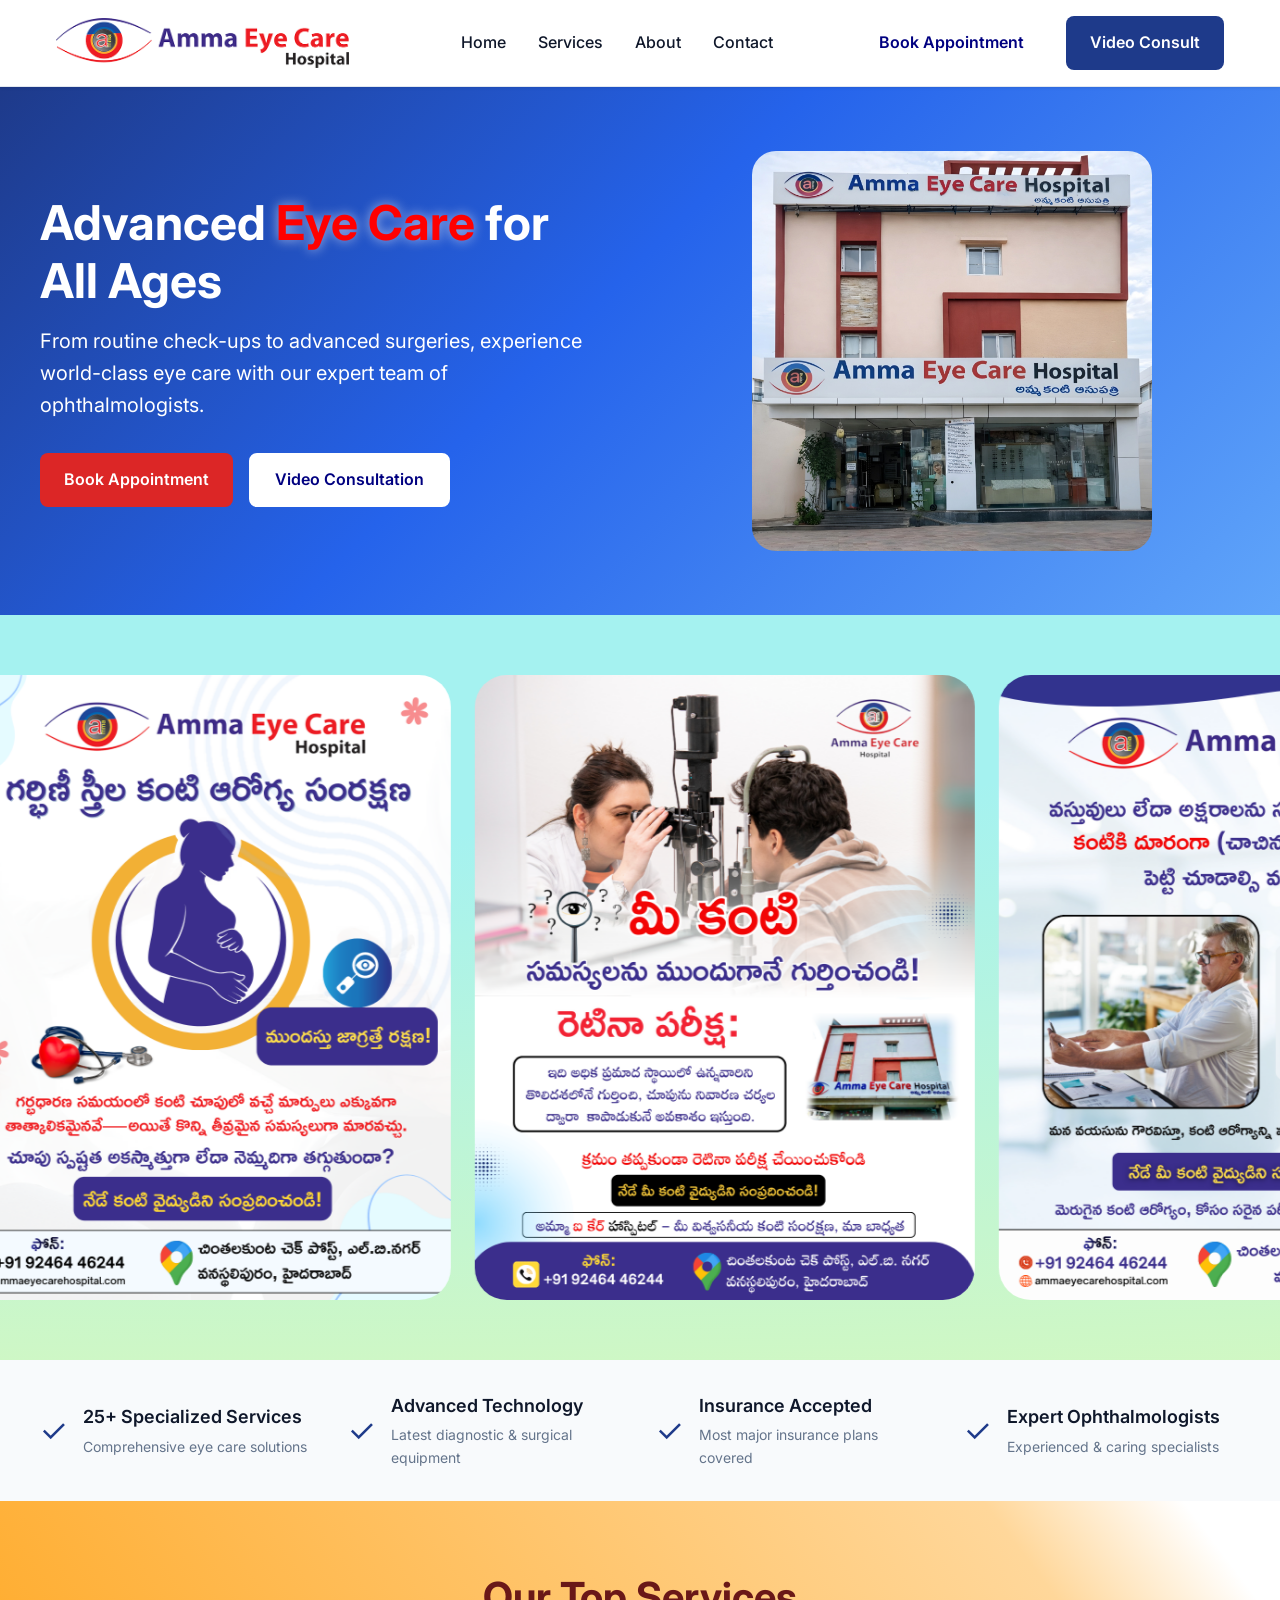
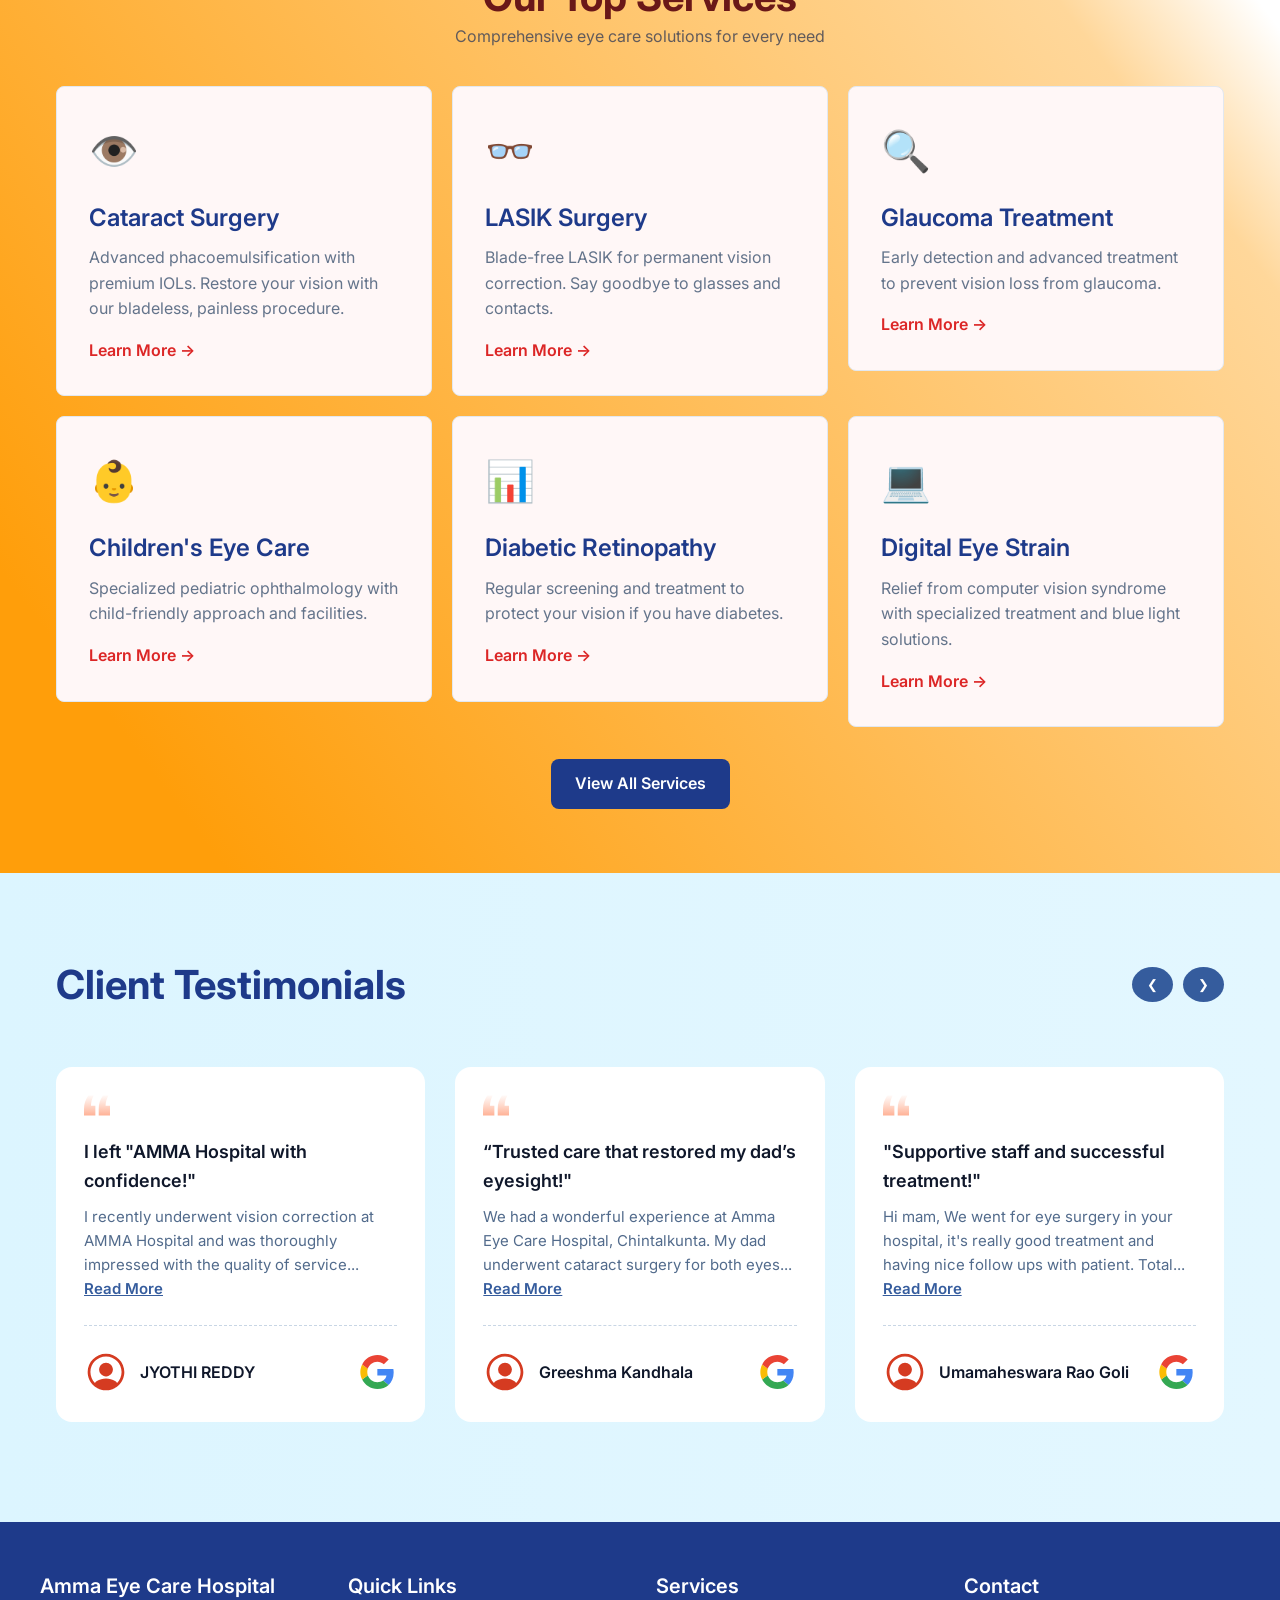
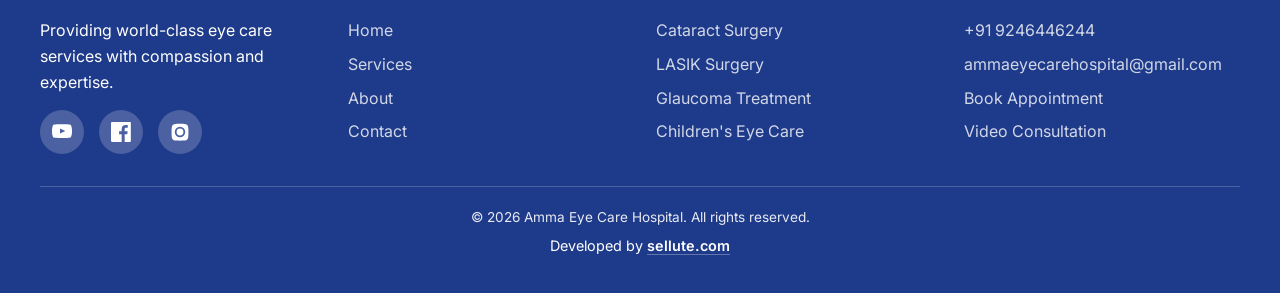
<file: public_html/index.html>
<!DOCTYPE html>
<html lang="en">
<head>
  <meta charset="UTF-8">
  <meta name="viewport" content="width=device-width, initial-scale=1.0">
  <title>Amma Eye Care Hospital - Advanced Eye Care Services</title>
  <meta name="description" content="Comprehensive eye care services including cataract surgery, LASIK, children's eye care, and more. Expert ophthalmologists with advanced technology.">
  <link rel="stylesheet" href="assets/css/style.css">
  <link rel="preconnect" href="https://fonts.googleapis.com">
  <link rel="preconnect" href="https://fonts.gstatic.com" crossorigin>
  <link href="https://fonts.googleapis.com/css2?family=Inter:wght@400;500;600;700&display=swap" rel="stylesheet">
</head>
<body>
  <!-- Navigation -->
  <nav class="navigation">
    <div class="nav-container">
      <a href="index.html" class="nav-logo">
       <img src="public/logo-5b1-5damma.png" alt="Amma Eye Care Hospital"
      </a>
      
      <button class="mobile-menu-toggle" onclick="toggleMobileMenu()">☰</button>
      
      <ul class="nav-menu" id="navMenu">
        <li><a href="index.html">Home</a></li>
        <li><a href="services.html">Services</a></li>
        <li><a href="about.html">About</a></li>
        <li><a href="contact.html">Contact</a></li>
      </ul>
      
      <div class="nav-cta">
        <a href="appointment.html" class="btn btn-outline">Book Appointment</a>
        <a href="video-consultation.html" class="btn btn-primary">Video Consult</a>
      </div>
    </div>
  </nav>

  <!-- Hero Section -->
  <section class="hero">
    <div class="hero-content">
      <div class="hero-text">
        <h1>Advanced <span class="accent">Eye Care</span> for All Ages</h1>
        <p>From routine check-ups to advanced surgeries, experience world-class eye care with our expert team of ophthalmologists.</p>
        <div class="hero-cta">
          <a href="appointment.html" class="btn btn-accent">Book Appointment</a>
          <a href="video-consultation.html" class="btn btn-outline">Video Consultation</a>
        </div>
      </div>
      <div class="hero-image">
        <img src="public/modern-eye-care-hospital-reception-area.jpg" alt="Modern Eye Care Hospital">
      </div>
    </div>
  </section>
  
  <!-- Posters Section -->
  <section
  style="
    background-image: radial-gradient(352.28% 126.05% at 23.26% 0, #a5f2f0 23.48%, #ddf9b6 100%);
    padding: 60px 0;
    overflow: hidden;
  "
>
  <div style="width:100%; overflow:hidden;">
    <div
      id="marqueeTrack"
      style="
        display:flex;
        width:max-content;
        will-change:transform;
      "
    >
      <img src="public/poster1-image.png"
        style="width:500px; max-width:90vw; border-radius:32px; flex-shrink:0; margin-right:24px;">

      <img src="public/poster2-image.png"
        style="width:500px; max-width:90vw; border-radius:32px; flex-shrink:0; margin-right:24px;">
        
        <img src="public/poster3-image.png"
        style="width:500px; max-width:90vw; border-radius:32px; flex-shrink:0; margin-right:24px;">
    </div>
  </div>
</section>

  <!-- Trust Indicators -->
  <section class="trust-indicators">
    <div class="trust-grid">
      <div class="trust-item">
        <div class="trust-icon">✓</div>
        <div class="trust-text">
          <h3>25+ Specialized Services</h3>
          <p>Comprehensive eye care solutions</p>
        </div>
      </div>
      <div class="trust-item">
        <div class="trust-icon">✓</div>
        <div class="trust-text">
          <h3>Advanced Technology</h3>
          <p>Latest diagnostic & surgical equipment</p>
        </div>
      </div>
      <div class="trust-item">
        <div class="trust-icon">✓</div>
        <div class="trust-text">
          <h3>Insurance Accepted</h3>
          <p>Most major insurance plans covered</p>
        </div>
      </div>
      <div class="trust-item">
        <div class="trust-icon">✓</div>
        <div class="trust-text">
          <h3>Expert Ophthalmologists</h3>
          <p>Experienced & caring specialists</p>
        </div>
      </div>
    </div>
  </section>

  <!-- Services Section -->
  <section class="services-section">
    <div class="container">
      <h2 style="color: #6a1818; margin-bottom: -5.2px">Our Top Services</h2>
      <p style="color: #625b5b; display: flex; justify-content: center; margin-bottom: 36px">Comprehensive eye care solutions for every need</p>
      
      <div class="services-grid">
        <a href="service-detail.html?slug=cataract-surgery" class="service-card" style="display: flex; flex-direction: column; justify-content: space-between;">
          <div style="">
          <div class="service-icon">👁️</div>
          <h3>Cataract Surgery</h3>
          <p>Advanced phacoemulsification with premium IOLs. Restore your vision with our bladeless, painless procedure.</p>
          </div>
          <span class="service-link">Learn More →</span>
        </a>
        
        <a href="service-detail.html?slug=lasik-surgery" class="service-card" style="display: flex; flex-direction: column; justify-content: space-between;">
            <div style="">
          <div class="service-icon">👓</div>
          <h3>LASIK Surgery</h3>
          <p>Blade-free LASIK for permanent vision correction. Say goodbye to glasses and contacts.</p>
          </div>
          <span class="service-link">Learn More →</span>
        </a>
        
        <a href="service-detail.html?slug=glaucoma-treatment" class="service-card" style="display: flex; flex-direction: column; justify-content: space-between;">
        <div>
          <div class="service-icon">🔍</div>
          <h3>Glaucoma Treatment</h3>
          <p>Early detection and advanced treatment to prevent vision loss from glaucoma.</p>
          </div>
          <span class="service-link">Learn More →</span>
        </a>
        
        <a href="service-detail.html?slug=childrens-eye-care" class="service-card" style="display: flex; flex-direction: column; justify-content: space-between;">
            <div style="">
          <div class="service-icon">👶</div>
          <h3>Children's Eye Care</h3>
          <p>Specialized pediatric ophthalmology with child-friendly approach and facilities.</p>
          </div>
          <span class="service-link">Learn More →</span>
        </a>
        
        <a href="service-detail.html?slug=diabetic-retinopathy-screening" class="service-card" style="display: flex; flex-direction: column; justify-content: space-between;">
            <div style="">
          <div class="service-icon">📊</div>
          <h3>Diabetic Retinopathy</h3>
          <p>Regular screening and treatment to protect your vision if you have diabetes.</p>
          </div>
          <span class="service-link">Learn More →</span>
        </a>
        
        <a href="service-detail.html?slug=digital-eye-strain-treatment" class="service-card" style="display: flex; flex-direction: column; justify-content: space-between;">
            <div style="">
          <div class="service-icon">💻</div>
          <h3>Digital Eye Strain</h3>
          <p>Relief from computer vision syndrome with specialized treatment and blue light solutions.</p>
          </div>
          <span class="service-link">Learn More →</span>
        </a>
      </div>
      
      <div style="text-align: center; margin-top: 2rem;">
        <a href="services.html" class="btn btn-primary">View All Services</a>
      </div>
    </div>
  </section>
  
  <!-- Testimonial -->
 <section style="background-image: linear-gradient(90deg, #dcf5ff, rgba(220, 245, 255, 0.8)); ">
<div style="font-family:Inter, Arial, sans-serif; overflow:hidden; width: 100%; max-width: 1200px; margin: 0 auto; padding: 80px 1rem;">
  <!-- Heading + Buttons Row -->
  <div style="display:flex; justify-content:space-between; align-items:center; margin-bottom:50px;">
    <h2 class="testimonials-heading">
      Client Testimonials
    </h2>

    <!-- Arrow buttons -->
    <div style="display:flex; gap:10px;">
      <button id="prev" style="background:#355C9D; color:#fff; border:none; padding:10px 15px; border-radius:100%; cursor:pointer;">&#10094;</button>
      <button id="next" style="background:#355C9D; color:#fff; border:none; padding:10px 15px; border-radius:100%; cursor:pointer;">&#10095;</button>
    </div>
  </div>

  <!-- Carousel container -->
  <div id="viewport" style="width:100%; overflow:hidden; position:relative; padding-bottom: 20px">
    <div id="slider" style="display:flex; gap:30px; transition: transform 0.5s ease;">
      
      <!-- Cards 1 -->
      <div style="flex:0 0 calc((100% - 60px)/3); background:#fff; border-radius:16px; padding:28px; display:flex; flex-direction:column; justify-content:space-between;">
        <div>
          <img src="public/quotes-icon.svg" style="width:26px; margin-bottom:14px;">
          <h3 style="margin:0 0 10px; font-size:18px; font-weight:600;">I left "AMMA Hospital with confidence!"</h3>
          <p style="font-size:15px; line-height:1.6; color:#526B8C;">
            I recently underwent vision correction at AMMA Hospital and was thoroughly impressed with the quality of service...
            <a href="https://www.google.com/maps/place/Amma+Eye+Care+Hospital/@17.3412647,78.555624,842m/data=!3m1!1e3!4m8!3m7!1s0x3bcb98a906c50f4f:0x27f26d05063b4290!8m2!3d17.3412596!4d78.5581989!9m1!1b1!16s%2Fg%2F11bwhbb2n4?entry=ttu&g_ep=EgoyMDI2MDEyNy4wIKXMDSoASAFQAw%3D%3D" style="color:#355C9D; font-weight:600;" target="_blank">Read More</a>
          </p>
        </div>
        <div>
          <hr style="border:none; border-top:1px dashed #C8D6E5; margin:24px 0;">
          <div style="display:flex; justify-content:space-between; align-items:center;">
            <div style="display:flex; gap:12px; align-items:center;">
              <img src="public/profile-avatar-icon.svg" style="width:44px; height:44px; border-radius:50%;">
              <div>
                <div style="font-weight:600;">JYOTHI REDDY</div>
              </div>
            </div>
            <img src="public/google-review-icon.svg" style="width:40px;">
          </div>
        </div>
      </div>

      <!-- Cards 2 -->
      <div style="flex:0 0 calc((100% - 60px)/3); background:#fff; border-radius:16px; padding:28px; display:flex; flex-direction:column; justify-content:space-between;">
        <div>
          <img src="public/quotes-icon.svg" style="width:26px; margin-bottom:14px;">
          <h3 style="margin:0 0 10px; font-size:18px; font-weight:600;">“Trusted care that restored my dad’s eyesight!"</h3>
          <p style="font-size:15px; line-height:1.6; color:#526B8C;">
            We had a wonderful experience at Amma Eye Care Hospital, Chintalkunta. My dad underwent cataract surgery for both eyes...
            <a href="https://www.google.com/maps/place/Amma+Eye+Care+Hospital/@17.3412647,78.555624,842m/data=!3m1!1e3!4m8!3m7!1s0x3bcb98a906c50f4f:0x27f26d05063b4290!8m2!3d17.3412596!4d78.5581989!9m1!1b1!16s%2Fg%2F11bwhbb2n4?entry=ttu&g_ep=EgoyMDI2MDEyNy4wIKXMDSoASAFQAw%3D%3D" style="color:#355C9D; font-weight:600;" target="_blank">Read More</a>
          </p>
        </div>
        <div>
          <hr style="border:none; border-top:1px dashed #C8D6E5; margin:24px 0;">
          <div style="display:flex; justify-content:space-between; align-items:center;">
            <div style="display:flex; gap:12px; align-items:center;">
              <img src="public/profile-avatar-icon.svg" style="width:44px; height:44px; border-radius:50%;">
              <div>
                <div style="font-weight:600;">Greeshma Kandhala</div>
              </div>
            </div>
            <img src="public/google-review-icon.svg" style="width:40px;">
          </div>
        </div>
      </div>

<!-- Cards 3 -->
      <div style="flex:0 0 calc((100% - 60px)/3); background:#fff; border-radius:16px; padding:28px; display:flex; flex-direction:column; justify-content:space-between;">
        <div>
          <img src="public/quotes-icon.svg" style="width:26px; margin-bottom:14px;">
          <h3 style="margin:0 0 10px; font-size:18px; font-weight:600;">"Supportive staff and successful treatment!"</h3>
          <p style="font-size:15px; line-height:1.6; color:#526B8C;">
            Hi mam,
We went for eye surgery in your hospital, it's really good treatment and having nice follow ups with patient. Total...
            <a href="https://www.google.com/maps/place/Amma+Eye+Care+Hospital/@17.3412647,78.555624,842m/data=!3m1!1e3!4m8!3m7!1s0x3bcb98a906c50f4f:0x27f26d05063b4290!8m2!3d17.3412596!4d78.5581989!9m1!1b1!16s%2Fg%2F11bwhbb2n4?entry=ttu&g_ep=EgoyMDI2MDEyNy4wIKXMDSoASAFQAw%3D%3D" style="color:#355C9D; font-weight:600;" target="_blank">Read More</a>
          </p>
        </div>
        <div>
          <hr style="border:none; border-top:1px dashed #C8D6E5; margin:24px 0;">
          <div style="display:flex; justify-content:space-between; align-items:center;">
            <div style="display:flex; gap:12px; align-items:center;">
              <img src="public/profile-avatar-icon.svg" style="width:44px; height:44px; border-radius:50%;">
              <div>
                <div style="font-weight:600;">Umamaheswara Rao Goli</div>
              </div>
            </div>
            <img src="public/google-review-icon.svg" style="width:40px;">
          </div>
        </div>
      </div>
      
      <!-- Cards 4 -->
      <div style="flex:0 0 calc((100% - 60px)/3); background:#fff; border-radius:16px; padding:28px; display:flex; flex-direction:column; justify-content:space-between;">
        <div>
          <img src="public/quotes-icon.svg" style="width:26px; margin-bottom:14px;">
          <h3 style="margin:0 0 10px; font-size:18px; font-weight:600;">"Thoughtful care that helped my mother see clearly again.!"</h3>
          <p style="font-size:15px; line-height:1.6; color:#526B8C;">
            My mother recently got her right eye cataract surgery done here. The doctor clearly explained her condition and...
            <a href="https://www.google.com/maps/place/Amma+Eye+Care+Hospital/@17.3412647,78.555624,842m/data=!3m1!1e3!4m8!3m7!1s0x3bcb98a906c50f4f:0x27f26d05063b4290!8m2!3d17.3412596!4d78.5581989!9m1!1b1!16s%2Fg%2F11bwhbb2n4?entry=ttu&g_ep=EgoyMDI2MDEyNy4wIKXMDSoASAFQAw%3D%3D" style="color:#355C9D; font-weight:600;" target="_blank">Read More</a>
          </p>
        </div>
        <div>
          <hr style="border:none; border-top:1px dashed #C8D6E5; margin:24px 0;">
          <div style="display:flex; justify-content:space-between; align-items:center;">
            <div style="display:flex; gap:12px; align-items:center;">
              <img src="public/profile-avatar-icon.svg" style="width:44px; height:44px; border-radius:50%;">
              <div>
                <div style="font-weight:600;">Brahmani Chowdary</div>
              </div>
            </div>
            <img src="public/google-review-icon.svg" style="width:40px;">
          </div>
        </div>
      </div>
      
      <!-- Cards 5 -->
      <div style="flex:0 0 calc((100% - 60px)/3); background:#fff; border-radius:16px; padding:28px; display:flex; flex-direction:column; justify-content:space-between;">
        <div>
          <img src="public/quotes-icon.svg" style="width:26px; margin-bottom:14px;">
          <h3 style="margin:0 0 10px; font-size:18px; font-weight:600;">"Supportive treatment when I needed it most.!"</h3>
          <p style="font-size:15px; line-height:1.6; color:#526B8C;">
            I recently visited this hospital after an eye injury, and the hospital staff were very supportive and kind. A special thanks to ...
            <a href="https://www.google.com/maps/place/Amma+Eye+Care+Hospital/@17.3412647,78.555624,842m/data=!3m1!1e3!4m8!3m7!1s0x3bcb98a906c50f4f:0x27f26d05063b4290!8m2!3d17.3412596!4d78.5581989!9m1!1b1!16s%2Fg%2F11bwhbb2n4?entry=ttu&g_ep=EgoyMDI2MDEyNy4wIKXMDSoASAFQAw%3D%3D" style="color:#355C9D; font-weight:600;" target="_blank">Read More</a>
          </p>
        </div>
        <div>
          <hr style="border:none; border-top:1px dashed #C8D6E5; margin:24px 0;">
          <div style="display:flex; justify-content:space-between; align-items:center;">
            <div style="display:flex; gap:12px; align-items:center;">
              <img src="public/profile-avatar-icon.svg" style="width:44px; height:44px; border-radius:50%;">
              <div>
                <div style="font-weight:600;">Dinesh Thakkashila</div>
              </div>
            </div>
            <img src="public/google-review-icon.svg" style="width:40px;">
          </div>
        </div>
      </div>

    </div>
  </div>

  <script>
  const slider = document.getElementById("slider");
  const nextBtn = document.getElementById("next");
  const prevBtn = document.getElementById("prev");

  const gap = 30;              // same as CSS gap
  const visibleCards = 3;
  let currentIndex = 0;

  function getCardWidth() {
    return slider.children[0].offsetWidth + gap;
  }

  function updateSlider() {
    slider.style.transform = `translateX(-${currentIndex * getCardWidth()}px)`;
  }

  nextBtn.addEventListener("click", () => {
    const totalCards = slider.children.length;
    const maxIndex = totalCards - visibleCards;

    if (currentIndex < maxIndex) {
      currentIndex++;
      updateSlider();
    }
  });

  prevBtn.addEventListener("click", () => {
    if (currentIndex > 0) {
      currentIndex--;
      updateSlider();
    }
  });

  window.addEventListener("resize", updateSlider);
</script>

</div>
</section>

  <!-- Footer -->
  <footer class="footer">
    <div class="footer-content">
      <div class="footer-section">
        <h3>Amma Eye Care Hospital</h3>
        <p>Providing world-class eye care services with compassion and expertise.</p>
        <div class="social-links">
  <!-- YouTube -->
  <a href="https://www.youtube.com/@AmmaEyeCareHospitalHyderabad" target="_blank" aria-label="YouTube">
    <svg viewBox="0 0 24 24" class="icon youtube">
      <path d="M23.5 6.2s-.2-1.6-.8-2.3c-.7-.8-1.6-.8-2-.9C17.9 2.7 12 2.7 12 2.7s-5.9 0-8.7.3c-.4.1-1.3.1-2 .9C.7 4.6.5 6.2.5 6.2S0 8.1 0 10v1.9c0 1.9.5 3.8.5 3.8s.2 1.6.8 2.3c.7.8 1.8.8 2.2.9 1.6.2 8.5.3 8.5.3s5.9 0 8.7-.3c.4-.1 1.3-.1 2-.9.6-.7.8-2.3.8-2.3s.5-1.9.5-3.8V10c0-1.9-.5-3.8-.5-3.8zM9.6 13.9V7.9l6.4 3-6.4 3z"/>
    </svg>
  </a>

  <!-- Facebook -->
  <a href="https://www.facebook.com/profile.php?id=100054507757497" target="_blank" aria-label="Facebook">
    <svg viewBox="0 0 24 24" class="icon facebook">
      <path d="M22.7 0H1.3C.6 0 0 .6 0 1.3v21.3C0 23.4.6 24 1.3 24h11.5v-9.3H9.7V11h3.1V8.3c0-3.1 1.9-4.8 4.6-4.8 1.3 0 2.4.1 2.7.1v3.2h-1.9c-1.5 0-1.8.7-1.8 1.7V11h3.6l-.5 3.7h-3.1V24h6.1c.7 0 1.3-.6 1.3-1.3V1.3C24 .6 23.4 0 22.7 0z"/>
    </svg>
  </a>

  <!-- Instagram -->
  <a href="https://www.instagram.com/ammaeyecarehospital/" target="_blank" aria-label="Instagram" class="instagram">
    <svg viewBox="0 0 24 24" class="icon">
      <defs>
        <linearGradient id="igGradient" x1="0%" y1="0%" x2="100%" y2="100%">
          <stop offset="0%" stop-color="#feda75"/>
          <stop offset="25%" stop-color="#fa7e1e"/>
          <stop offset="50%" stop-color="#d62976"/>
          <stop offset="75%" stop-color="#962fbf"/>
          <stop offset="100%" stop-color="#4f5bd5"/>
        </linearGradient>
      </defs>
      <path class="ig-path" d="M12 2.2c3.2 0 3.6 0 4.9.1 1.2.1 1.9.3 2.3.5.6.2 1 .5 1.4.9.4.4.7.8.9 1.4.2.4.4 1.1.5 2.3.1 1.3.1 1.7.1 4.9s0 3.6-.1 4.9c-.1 1.2-.3 1.9-.5 2.3-.2.6-.5 1-.9 1.4-.4.4-.8.7-1.4.9-.4.2-1.1.4-2.3.5-1.3.1-1.7.1-4.9.1s-3.6 0-4.9-.1c-1.2-.1-1.9-.3-2.3-.5-.6-.2-1-.5-1.4-.9-.4-.4-.7-.8-.9-1.4-.2-.4-.4-1.1-.5-2.3-.1-1.3-.1-1.7-.1-4.9s0-3.6.1-4.9c.1-1.2.3-1.9.5-2.3.2-.6.5-1 .9-1.4.4-.4.8-.7 1.4-.9.4-.2 1.1-.4 2.3-.5 1.3-.1 1.7-.1 4.9-.1zm0 3.5a6.3 6.3 0 1 0 0 12.6 6.3 6.3 0 0 0 0-12.6zm0 10.4a4.1 4.1 0 1 1 0-8.2 4.1 4.1 0 0 1 0 8.2zm6.6-10.9a1.5 1.5 0 1 1-3 0 1.5 1.5 0 0 1 3 0z"/>
    </svg>
  </a>
</div>

      </div>
      
      <div class="footer-section">
        <h3>Quick Links</h3>
        <ul>
          <li><a href="index.html">Home</a></li>
          <li><a href="services.html">Services</a></li>
          <li><a href="about.html">About</a></li>
          <li><a href="contact.html">Contact</a></li>
        </ul>
      </div>
      
      <div class="footer-section">
        <h3>Services</h3>
        <ul>
          <li><a href="service-detail.html?slug=cataract-surgery">Cataract Surgery</a></li>
          <li><a href="service-detail.html?slug=lasik-surgery">LASIK Surgery</a></li>
          <li><a href="service-detail.html?slug=glaucoma-treatment">Glaucoma Treatment</a></li>
          <li><a href="service-detail.html?slug=childrens-eye-care">Children's Eye Care</a></li>
        </ul>
      </div>
      
      <div class="footer-section">
        <h3>Contact</h3>
        <ul>
          <li><a href="tel:+91 92464 46244">+91 9246446244 </a></li>
          <li><a href="mailto:ammaeyecarehospital@gmail.com">ammaeyecarehospital@gmail.com</a></li>
          <li><a href="appointment.html">Book Appointment</a></li>
          <li><a href="video-consultation.html">Video Consultation</a></li>
        </ul>
      </div>
    </div>
    
   <div class="footer-bottom">
  <div class="container">
    <p class="copyright-text">© 2026 Amma Eye Care Hospital. All rights reserved.</p>
    <p class="dev-credit">
      Developed by <a href="https://sellute.com" target="_blank" rel="noopener">sellute.com</a>
    </p>
  </div>
</div>
</footer>

<style>
 .testimonials-heading {
    font-size: 40px;
    font-weight: 700;
    color: #1e3a8a;
    margin: 0;
  }

  @media (max-width: 768px) {
    .testimonials-heading {
      font-size: 32px;
    }
    
    .poster
  }
  /* Professional Bottom Section */
  .footer-bottom {
    text-align: center;
    padding: 20px 0;
    width: 100%;
    /* No black background here, it will take the blue from your footer */
  }

  .copyright-text {
    color: #ffffff; /* White copyright */
    font-size: 0.85rem;
    margin-bottom: 5px;
    opacity: 0.9;
  }

  /* Force "Developed by sellute.com" to be ALL WHITE */
  .dev-credit {
    color: #ffffff !important; 
    font-size: 0.9rem;
    margin: 0;
  }

  /* Removes the blue color from the link and makes it white */
  .dev-credit a {
    color: #ffffff !important;
    text-decoration: none;
    font-weight: 600;
    border-bottom: 1px solid rgba(255, 255, 255, 0.3); /* Subtle white underline */
  }

  .dev-credit a:hover {
    border-bottom: 1px solid #ffffff; /* Bright underline on hover */
  }
</style>
  <!-- Mobile CTA -->
  <div class="mobile-cta">
    <a href="appointment.html" class="btn btn-accent">Book Appointment</a>
    <a href="video-consultation.html" class="btn btn-primary">Video Consult</a>
  </div>

  <script src="assets/js/main.js"></script>
  
  <script>
  const track = document.getElementById("marqueeTrack");
  let paused = false;
  let position = 0;
  let speed = 0.6;

  // Clone items internally (you still write images only once)
  const originals = Array.from(track.children);
  originals.forEach(item => track.appendChild(item.cloneNode(true)));

  // Calculate width of ONE full set
  let setWidth = 0;
  originals.forEach(item => {
    setWidth += item.offsetWidth;
  });

  track.addEventListener("mouseenter", () => paused = true);
  track.addEventListener("mouseleave", () => paused = false);

  function animate() {
    if (!paused) {
      position -= speed;

      if (Math.abs(position) >= setWidth) {
        position = 0; // seamless reset
      }

      track.style.transform = `translateX(${position}px)`;
    }
    requestAnimationFrame(animate);
  }

  animate();

  // Mobile padding adjustment (inline-only)
  if (window.innerWidth <= 768) {
    track.closest("section").style.padding = "32px 0";
  }
</script>



</body>
</html>
</file>
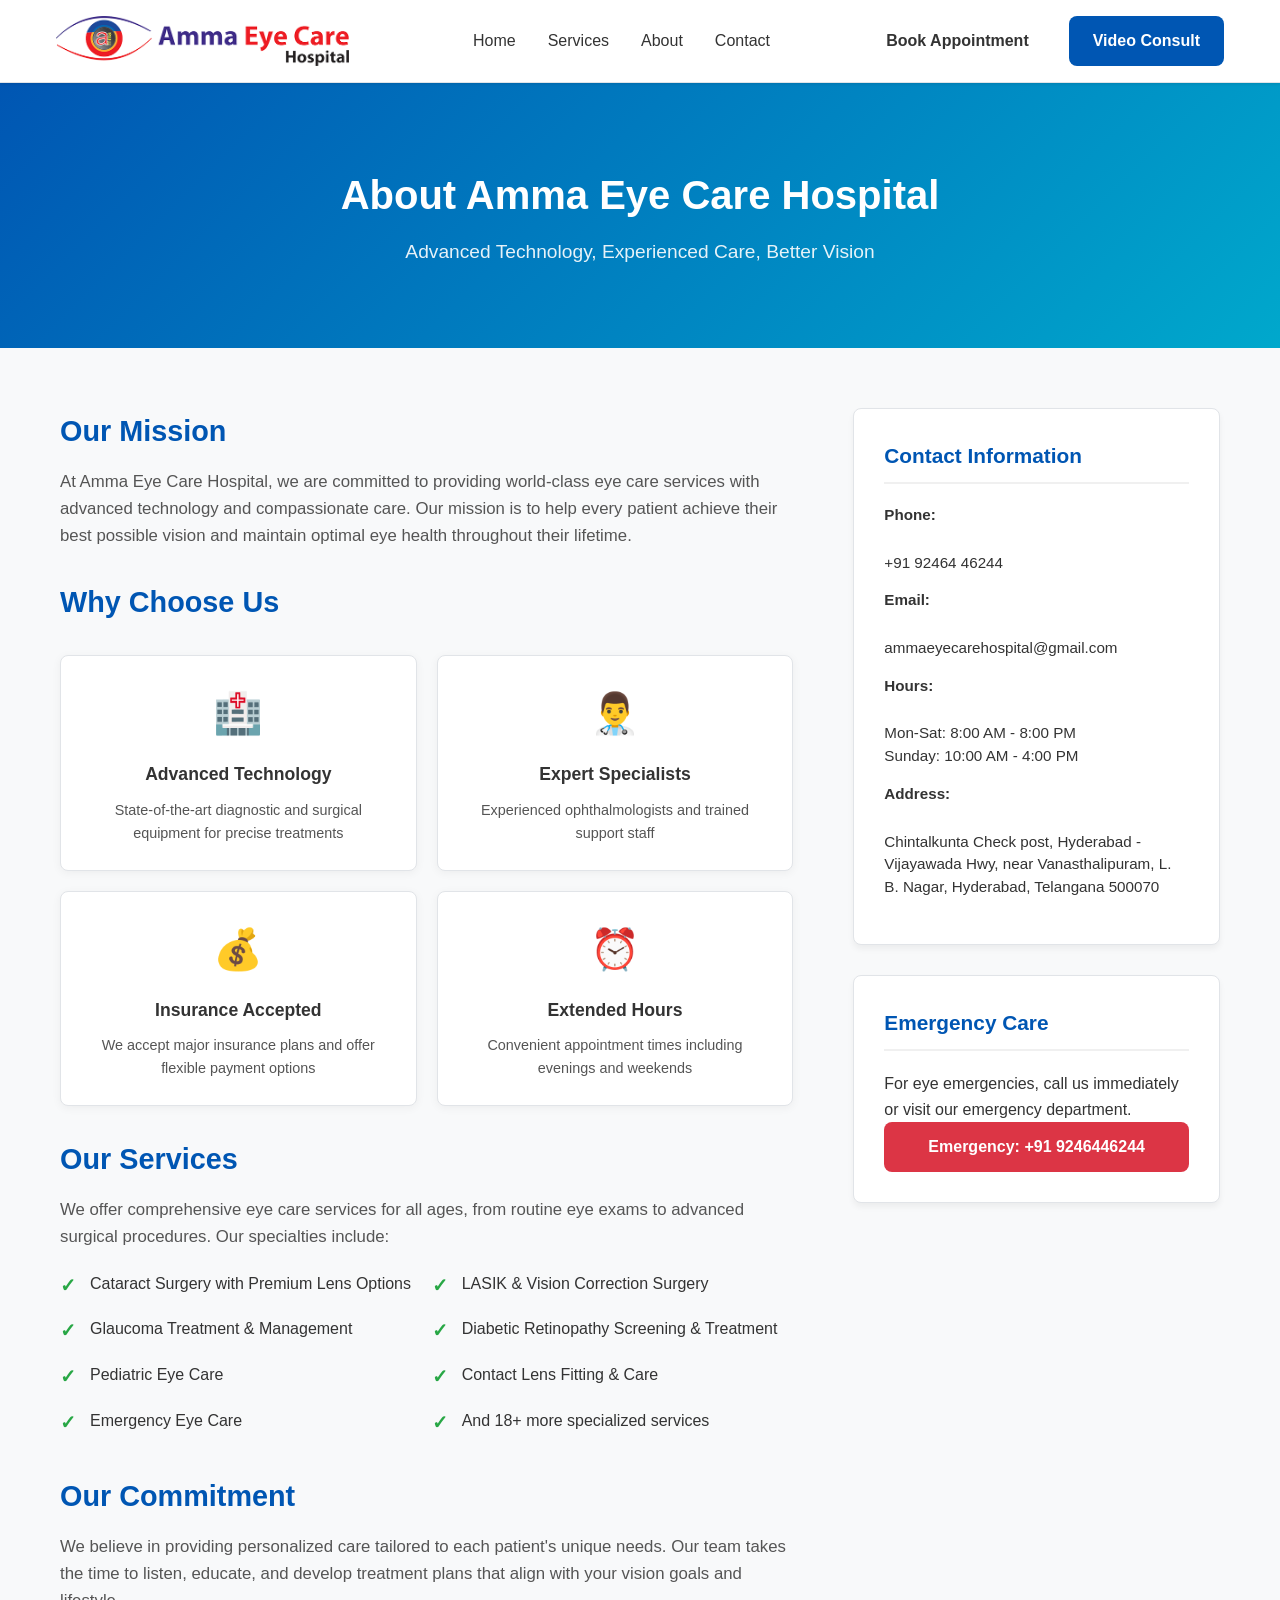
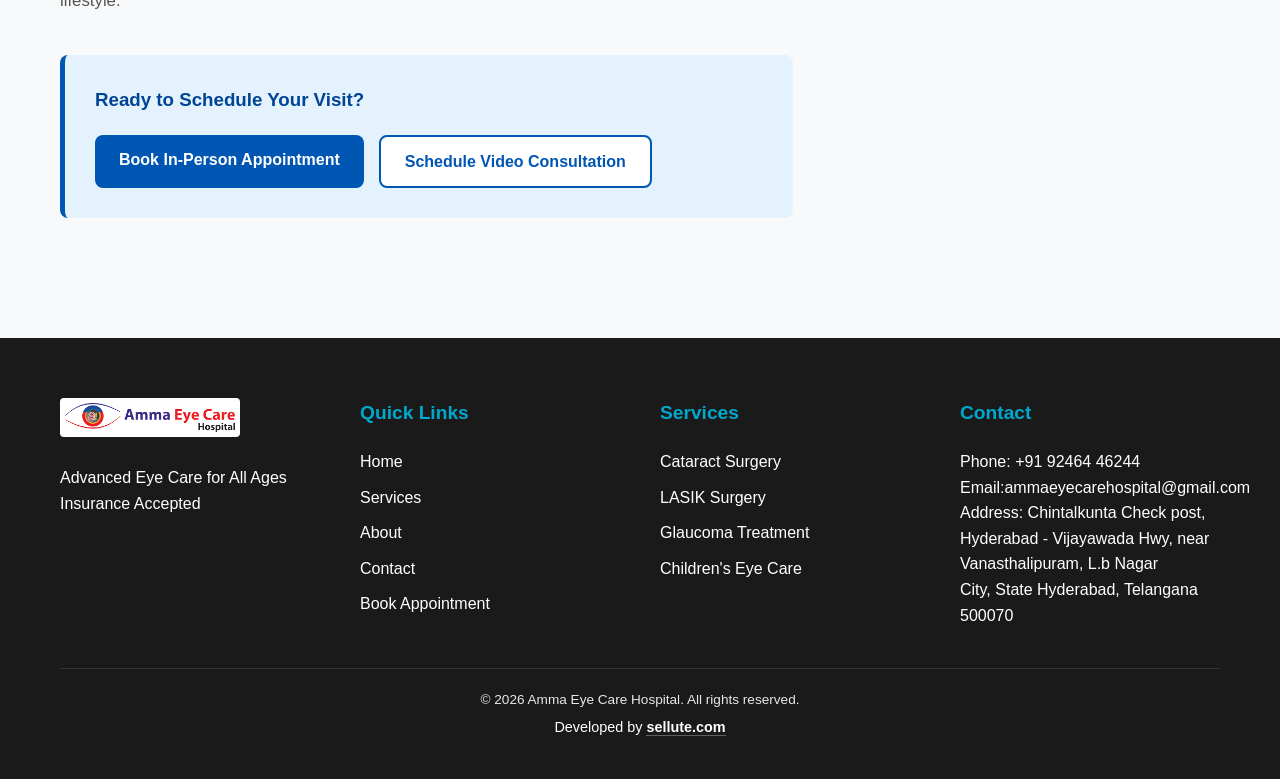
<file: public_html/about.html>
<!DOCTYPE html>
<html lang="en">
<head>
  <meta charset="UTF-8">
  <meta name="viewport" content="width=device-width, initial-scale=1.0">
  <meta name="description" content="Learn about Amma Eye Care Hospital - Advanced technology, experienced specialists, and comprehensive eye care services.">
  <title>About Us - Amma Eye Care Hospital</title>
  <link rel="icon" type="image/png" href="public/logo-amma.png">
  
  <style>
    /* =========================================
       CSS Variables & Base Styles
       ========================================= */
    :root {
      --primary: #0056b3;       /* Deep Blue */
      --primary-dark: #004494;
      --secondary: #00a8cc;     /* Cyan/Teal */
      --accent: #ff6b6b;        /* Alert/Emergency */
      --danger: #dc3545;        /* Red */
      --success: #28a745;       /* Green */
      --light-bg: #f8f9fa;
      --white: #ffffff;
      --dark-text: #333333;
      --light-text: #666666;
      --border: #e1e4e8;
      --container-width: 1200px;
      --header-height: 70px;
      --border-radius: 8px;
      --shadow: 0 4px 6px rgba(0, 0, 0, 0.05);
    }

    * { margin: 0; padding: 0; box-sizing: border-box; }

    body {
      font-family: 'Segoe UI', Tahoma, Geneva, Verdana, sans-serif;
      line-height: 1.6;
      color: var(--dark-text);
      background-color: var(--light-bg);
      padding-bottom: 60px; /* Space for mobile CTA */
    }

    @media (min-width: 768px) { body { padding-bottom: 0; } }

    a { text-decoration: none; color: inherit; transition: color 0.3s ease; }
    ul { list-style: none; }
    img { max-width: 100%; height: auto; }

    /* Layout Utilities */
    .container { max-width: var(--container-width); margin: 0 auto; padding: 0 20px; }
    .section { padding: 60px 0; }
    
    /* Buttons */
    .btn {
      display: inline-block; padding: 12px 24px; border-radius: var(--border-radius);
      font-weight: 600; cursor: pointer; border: none; text-align: center; transition: all 0.3s ease;
    }
    .btn-primary { background-color: var(--primary); color: var(--white); }
    .btn-primary:hover { background-color: var(--primary-dark); }
    
    .btn-secondary { background-color: var(--white); color: var(--primary); border: 2px solid var(--primary); }
    .btn-secondary:hover { background-color: var(--primary); color: var(--white); }
    
    .btn-danger { background-color: var(--danger); color: var(--white); }
    .btn-danger:hover { background-color: #c82333; }
    
    .btn-full { width: 100%; }
    .button-group { display: flex; gap: 15px; flex-wrap: wrap; margin-top: 20px; }

    .navigation {
  background: white;
  border-bottom: 1px solid var(--border);
  position: sticky;
  top: 0;
  z-index: 1000;
  box-shadow: 0 1px 3px rgba(0, 0, 0, 0.1);
}

.nav-container {
  display: flex;
  justify-content: space-between;
  align-items: center;
  padding: 1rem;
  max-width: 1200px;
  margin: 0 auto;
}

.nav-logo {
  display: flex;
  align-items: center;
  text-decoration: none;
}

.nav-logo img {
  height: 50px;
  width: auto;
}

.nav-menu {
  display: flex;
  list-style: none;
  gap: 2rem;
  align-items: center;
}

.nav-menu a {
  color: var(--text);
  text-decoration: none;
  font-weight: 500;
  transition: color 0.2s;
}

.nav-menu a:hover {
  color: var(--primary);
}

.nav-cta {
  display: flex;
  gap: 1rem;
}

.mobile-menu-toggle {
  display: none;
  background: none;
  border: none;
  font-size: 1.5rem;
  cursor: pointer;
  color: var(--text);
}

    /* Hero Section */
    .hero-small {
      background: linear-gradient(135deg, var(--primary) 0%, var(--secondary) 100%);
      color: var(--white); padding: 80px 0; text-align: center;
    }
    .hero-small h1 { font-size: 2.5rem; margin-bottom: 10px; }
    .hero-subtitle { font-size: 1.2rem; opacity: 0.9; }

    /* =========================================
       About Page Specific Styles
       ========================================= */
    
    /* Grid Layout */
    .about-grid { display: grid; gap: 40px; grid-template-columns: 1fr; }
    
    @media (min-width: 992px) {
      .about-grid { grid-template-columns: 2fr 1fr; gap: 60px; }
    }

    /* Main Content Typography */
    .about-content h2 { color: var(--primary); margin-bottom: 15px; margin-top: 30px; font-size: 1.8rem; }
    .about-content h2:first-child { margin-top: 0; }
    .about-content p { margin-bottom: 20px; color: #555; font-size: 1.05rem; }

    /* Features Grid (Icons) */
    .features-grid {
      display: grid;
      grid-template-columns: repeat(auto-fit, minmax(240px, 1fr));
      gap: 20px;
      margin: 30px 0;
    }

    .feature-card {
      background: var(--white);
      padding: 25px;
      border-radius: var(--border-radius);
      box-shadow: 0 2px 10px rgba(0,0,0,0.05);
      border: 1px solid var(--border);
      text-align: center;
      transition: transform 0.3s ease;
    }

    .feature-card:hover { transform: translateY(-5px); box-shadow: 0 5px 15px rgba(0,0,0,0.1); }
    .feature-icon { font-size: 2.5rem; margin-bottom: 15px; display: block; }
    .feature-card h3 { font-size: 1.1rem; margin-bottom: 10px; color: var(--dark-text); }
    .feature-card p { font-size: 0.9rem; margin-bottom: 0; }

    /* Service List */
    .service-list { margin: 20px 0; display: grid; grid-template-columns: repeat(auto-fit, minmax(300px, 1fr)); gap: 10px; }
    .service-list li {
      position: relative;
      padding-left: 30px;
      margin-bottom: 10px;
      font-weight: 500;
      color: var(--dark-text);
    }
    .service-list li::before {
      content: '✓';
      position: absolute;
      left: 0;
      color: var(--success);
      font-weight: bold;
      font-size: 1.2rem;
    }

    /* Sidebar */
    .sidebar-card {
      background: var(--white);
      padding: 30px;
      border-radius: var(--border-radius);
      box-shadow: var(--shadow);
      border: 1px solid var(--border);
      margin-bottom: 30px;
    }
    .sidebar-card h3 { color: var(--primary); margin-bottom: 20px; font-size: 1.3rem; border-bottom: 2px solid #f0f0f0; padding-bottom: 10px; }
    .contact-info p { margin-bottom: 15px; font-size: 0.95rem; line-height: 1.5; }
    .contact-info strong { display: block; color: var(--dark-text); margin-bottom: 2px; }

    /* Call to Action Box */
    .cta-section {
      background: #e3f2fd;
      padding: 30px;
      border-radius: var(--border-radius);
      margin-top: 40px;
      border-left: 5px solid var(--primary);
    }
    .cta-section h3 { margin-top: 0; color: var(--primary-dark); }

    /* Footer */
    .footer { background-color: #1a1a1a; color: #fff; padding: 60px 0 20px; margin-top: 60px; }
    .footer-content { display: grid; grid-template-columns: repeat(auto-fit, minmax(200px, 1fr)); gap: 40px; margin-bottom: 40px; }
    .footer-logo { background: white; padding: 5px; border-radius: 4px; margin-bottom: 20px; }
    .footer h4 { color: var(--secondary); margin-bottom: 20px; font-size: 1.2rem; }
    .footer-links li { margin-bottom: 10px; }
    .footer-links a:hover { color: var(--secondary); padding-left: 5px; }
    .footer-bottom { text-align: center; padding-top: 20px; border-top: 1px solid #333; color: #888; }

    /* Mobile Responsive */
    @media (max-width: 767px) {
      .nav-links {
        display: none; position: absolute; top: 100%; left: 0; right: 0;
        background: white; flex-direction: column; padding: 20px;
        box-shadow: 0 4px 6px rgba(0,0,0,0.1);
      }
      .nav-links.active { display: flex; }
      .menu-toggle { display: block; }
      
      .mobile-cta {
        display: flex; position: fixed; bottom: 0; left: 0; width: 100%;
        z-index: 2000; background: white; box-shadow: 0 -2px 10px rgba(0,0,0,0.1);
      }
      .mobile-cta-btn {
        flex: 1; display: flex; align-items: center; justify-content: center;
        gap: 8px; padding: 15px; font-weight: 600; font-size: 0.9rem; color: var(--dark-text);
      }
      .mobile-cta-btn.btn-primary { background: var(--primary); color: white; border-radius: 0; }
      
      .button-group { flex-direction: column; }
    }
    @media (min-width: 768px) { .mobile-cta { display: none; } }
  </style>
</head>
<body>
  <nav class="navigation">
    <div class="nav-container">
      <a href="index.html" class="nav-logo">
       <img src="public/logo-5b1-5damma.png" alt="Amma Eye Care Hospital"
      </a>
      
      <button class="mobile-menu-toggle" onclick="toggleMobileMenu()">☰</button>
      
      <ul class="nav-menu" id="navMenu">
        <li><a href="index.html">Home</a></li>
        <li><a href="services.html">Services</a></li>
        <li><a href="about.html">About</a></li>
        <li><a href="contact.html">Contact</a></li>
      </ul>
      
      <div class="nav-cta">
        <a href="appointment.html" class="btn btn-outline">Book Appointment</a>
        <a href="video-consultation.html" class="btn btn-primary">Video Consult</a>
      </div>
    </div>
  </nav>

  <section class="hero-small">
    <div class="container">
      <h1>About Amma Eye Care Hospital</h1>
      <p class="hero-subtitle">Advanced Technology, Experienced Care, Better Vision</p>
    </div>
  </section>

  <section class="section">
    <div class="container">
      <div class="about-grid">
        <div class="about-content">
          <h2>Our Mission</h2>
          <p>At Amma Eye Care Hospital, we are committed to providing world-class eye care services with advanced technology and compassionate care. Our mission is to help every patient achieve their best possible vision and maintain optimal eye health throughout their lifetime.</p>
          
          <h2>Why Choose Us</h2>
          <div class="features-grid">
            <div class="feature-card">
              <div class="feature-icon">🏥</div>
              <h3>Advanced Technology</h3>
              <p>State-of-the-art diagnostic and surgical equipment for precise treatments</p>
            </div>
            <div class="feature-card">
              <div class="feature-icon">👨‍⚕️</div>
              <h3>Expert Specialists</h3>
              <p>Experienced ophthalmologists and trained support staff</p>
            </div>
            <div class="feature-card">
              <div class="feature-icon">💰</div>
              <h3>Insurance Accepted</h3>
              <p>We accept major insurance plans and offer flexible payment options</p>
            </div>
            <div class="feature-card">
              <div class="feature-icon">⏰</div>
              <h3>Extended Hours</h3>
              <p>Convenient appointment times including evenings and weekends</p>
            </div>
          </div>

          <h2>Our Services</h2>
          <p>We offer comprehensive eye care services for all ages, from routine eye exams to advanced surgical procedures. Our specialties include:</p>
          <ul class="service-list">
            <li>Cataract Surgery with Premium Lens Options</li>
            <li>LASIK & Vision Correction Surgery</li>
            <li>Glaucoma Treatment & Management</li>
            <li>Diabetic Retinopathy Screening & Treatment</li>
            <li>Pediatric Eye Care</li>
            <li>Contact Lens Fitting & Care</li>
            <li>Emergency Eye Care</li>
            <li>And 18+ more specialized services</li>
          </ul>

          <h2>Our Commitment</h2>
          <p>We believe in providing personalized care tailored to each patient's unique needs. Our team takes the time to listen, educate, and develop treatment plans that align with your vision goals and lifestyle.</p>
          
          <div class="cta-section">
            <h3>Ready to Schedule Your Visit?</h3>
            <div class="button-group">
              <a href="appointment.html" class="btn btn-primary">Book In-Person Appointment</a>
              <a href="video-consultation.html" class="btn btn-secondary">Schedule Video Consultation</a>
            </div>
          </div>
        </div>

        <div class="about-sidebar">
          <div class="sidebar-card">
            <h3>Contact Information</h3>
            <div class="contact-info">
              <p><strong>Phone:</strong><br>+91 92464 46244</p>
              <p><strong>Email:</strong><br>ammaeyecarehospital@gmail.com</p>
              <p><strong>Hours:</strong><br>Mon-Sat: 8:00 AM - 8:00 PM<br>Sunday: 10:00 AM - 4:00 PM</p>
              <p><strong>Address:</strong><br>Chintalkunta Check post, Hyderabad - Vijayawada Hwy, near Vanasthalipuram, L. B. Nagar, Hyderabad, Telangana 500070</p>
            </div>
          </div>

          <div class="sidebar-card">
            <h3>Emergency Care</h3>
            <p>For eye emergencies, call us immediately or visit our emergency department.</p>
            <a href="tel:+91 9246446244" class="btn btn-danger btn-full">Emergency: +91 9246446244</a>
          </div>
        </div>
      </div>
    </div>
  </section>

  <footer class="footer">
    <div class="container">
      <div class="footer-content">
        <div class="footer-section">
          <img src="public/logo-amma.png" alt="Amma Eye Care Hospital" width="180" height="54" class="footer-logo">
          <p>Advanced Eye Care for All Ages</p>
          <p>Insurance Accepted</p>
        </div>
        <div class="footer-section">
          <h4>Quick Links</h4>
          <ul class="footer-links">
            <li><a href="index.html">Home</a></li>
            <li><a href="services.html">Services</a></li>
            <li><a href="about.html">About</a></li>
            <li><a href="contact.html">Contact</a></li>
            <li><a href="appointment.html">Book Appointment</a></li>
          </ul>
        </div>
        <div class="footer-section">
          <h4>Services</h4>
          <ul class="footer-links">
            <li><a href="service-detail.html?service=cataract-surgery">Cataract Surgery</a></li>
            <li><a href="service-detail.html?service=lasik">LASIK Surgery</a></li>
            <li><a href="service-detail.html?service=glaucoma">Glaucoma Treatment</a></li>
            <li><a href="service-detail.html?service=children-eye-care">Children's Eye Care</a></li>
          </ul>
        </div>
        <div class="footer-section">
          <h4>Contact</h4>
          <p>Phone: +91 92464 46244</p>
          <p>Email:ammaeyecarehospital@gmail.com</p>
          <p>Address: Chintalkunta Check post, Hyderabad - Vijayawada Hwy, near Vanasthalipuram, L.b Nagar<br>City, State Hyderabad, Telangana 500070</p>
        </div>
      </div>
     <div class="footer-bottom">
  <div class="container">
    <p class="copyright-text">© 2026 Amma Eye Care Hospital. All rights reserved.</p>
    <p class="dev-credit">
      Developed by <a href="https://sellute.com" target="_blank" rel="noopener">sellute.com</a>
    </p>
  </div>
</div>

<style>
  /* Professional Bottom Section */
  .footer-bottom {
    text-align: center;
    padding: 20px 0;
    width: 100%;
    /* No black background here, it will take the blue from your footer */
  }

  .copyright-text {
    color: #ffffff; /* White copyright */
    font-size: 0.85rem;
    margin-bottom: 5px;
    opacity: 0.9;
  }

  /* Force "Developed by sellute.com" to be ALL WHITE */
  .dev-credit {
    color: #ffffff !important; 
    font-size: 0.9rem;
    margin: 0;
  }

  /* Removes the blue color from the link and makes it white */
  .dev-credit a {
    color: #ffffff !important;
    text-decoration: none;
    font-weight: 600;
    border-bottom: 1px solid rgba(255, 255, 255, 0.3); /* Subtle white underline */
  }

  .dev-credit a:hover {
    border-bottom: 1px solid #ffffff; /* Bright underline on hover */
  }
</style>
  <div class="mobile-cta">
    <a href="tel:+91 92464 46244" class="mobile-cta-btn">
      <span class="icon">📞</span>
      <span>Call Now</span>
    </a>
    <a href="appointment.html" class="mobile-cta-btn btn-primary">
      <span class="icon">📅</span>
      <span>Book Appointment</span>
    </a>
  </div>

  <script>
    // Mobile Menu Toggle
    const menuToggle = document.getElementById('menuToggle');
    const navLinks = document.getElementById('navLinks');

    if (menuToggle && navLinks) {
      menuToggle.addEventListener('click', () => {
        navLinks.classList.toggle('active');
      });
    }
  </script>
</body>
</html>
</file>
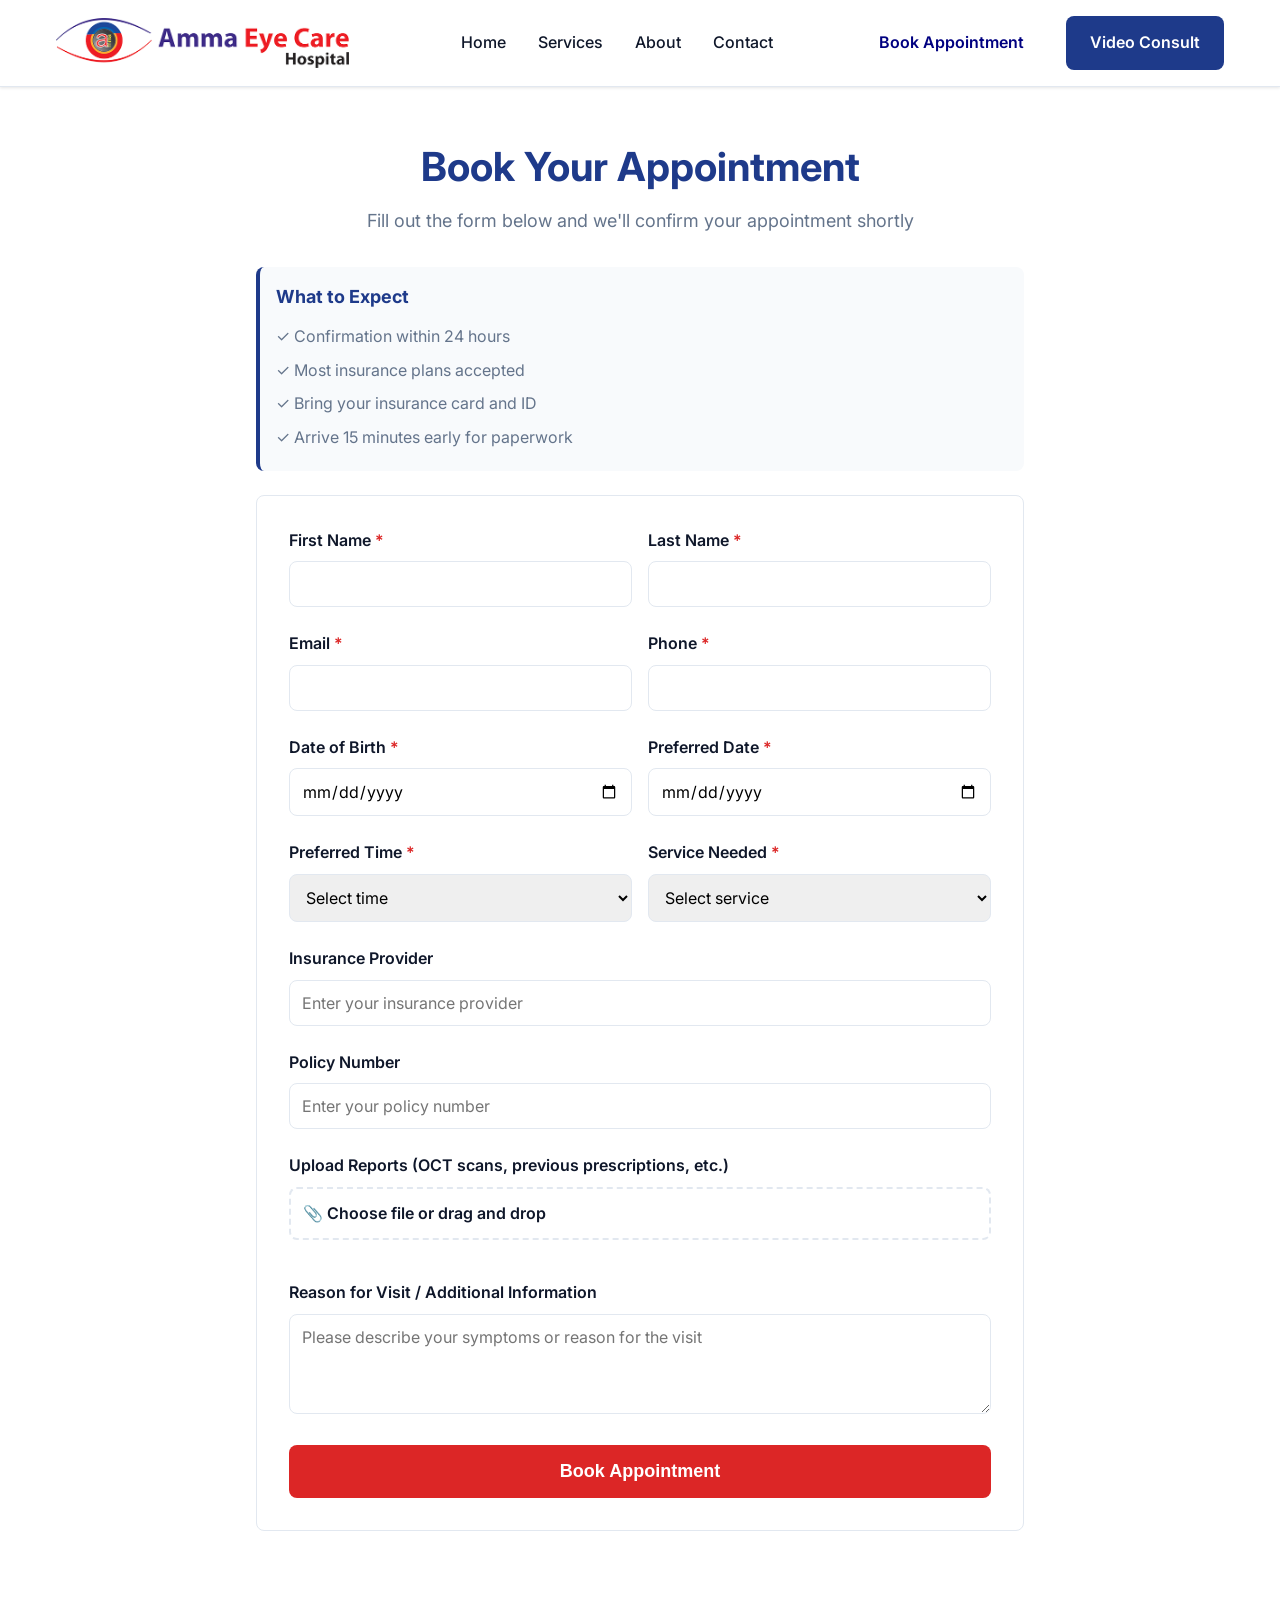
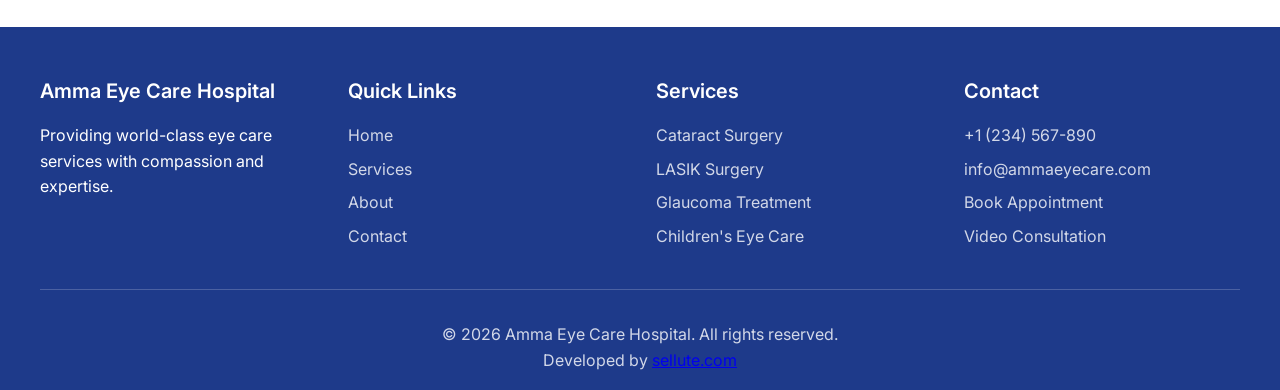
<file: public_html/appointment.html>
<!DOCTYPE html>
<html lang="en">
<head>
  <meta charset="UTF-8">
  <meta name="viewport" content="width=device-width, initial-scale=1.0">
  <title>Book Appointment - Amma Eye Care Hospital</title>
  <link rel="stylesheet" href="assets/css/style.css">
  <link href="https://fonts.googleapis.com/css2?family=Inter:wght@400;500;600;700&display=swap" rel="stylesheet">
  <style>
    .form-page {
      max-width: 800px;
      margin: 0 auto;
      padding: 3rem 1rem 6rem;
    }

    .form-header {
      text-align: center;
      margin-bottom: 2rem;
    }

    .form-header h1 {
      font-size: 2.5rem;
      color: var(--primary);
      margin-bottom: 0.5rem;
    }

    .form-header p {
      color: var(--text-muted);
      font-size: 1.125rem;
    }

    .form-container {
      background: white;
      border: 1px solid var(--border);
      border-radius: var(--radius);
      padding: 2rem;
    }

    .form-group {
      margin-bottom: 1.5rem;
    }

    .form-group label {
      display: block;
      font-weight: 600;
      margin-bottom: 0.5rem;
      color: var(--text);
    }

    .form-group label .required {
      color: var(--accent);
    }

    .form-group input,
    .form-group select,
    .form-group textarea {
      width: 100%;
      padding: 0.75rem;
      border: 1px solid var(--border);
      border-radius: var(--radius);
      font-family: var(--font-sans);
      font-size: 1rem;
      transition: border-color 0.2s;
    }

    .form-group input:focus,
    .form-group select:focus,
    .form-group textarea:focus {
      outline: none;
      border-color: var(--primary);
    }

    .form-group textarea {
      min-height: 100px;
      resize: vertical;
    }

    .form-row {
      display: grid;
      grid-template-columns: 1fr 1fr;
      gap: 1rem;
    }

    .file-input-wrapper {
      position: relative;
      overflow: hidden;
      display: inline-block;
      width: 100%;
    }

    .file-input-wrapper input[type=file] {
      position: absolute;
      left: -9999px;
    }

    .file-input-label {
      display: flex;
      align-items: center;
      gap: 0.5rem;
      padding: 0.75rem;
      border: 2px dashed var(--border);
      border-radius: var(--radius);
      cursor: pointer;
      transition: border-color 0.2s;
      color: var(--text-muted);
    }

    .file-input-label:hover {
      border-color: var(--primary);
    }

    .file-name {
      margin-top: 0.5rem;
      font-size: 0.875rem;
      color: var(--text-muted);
    }

    .info-box {
      background: var(--surface);
      border-left: 4px solid var(--primary);
      padding: 1rem;
      margin-bottom: 1.5rem;
      border-radius: var(--radius);
    }

    .info-box h3 {
      color: var(--primary);
      margin-bottom: 0.5rem;
      font-size: 1.125rem;
    }

    .info-box ul {
      list-style: none;
      padding: 0;
      margin: 0;
    }

    .info-box li {
      padding: 0.25rem 0;
      color: var(--text-muted);
    }

    .success-message,
    .error-message {
      padding: 1rem;
      border-radius: var(--radius);
      margin-bottom: 1rem;
      display: none;
    }

    .success-message {
      background: #d1fae5;
      color: #065f46;
      border: 1px solid #10b981;
    }

    .error-message {
      background: #fee2e2;
      color: #991b1b;
      border: 1px solid #ef4444;
    }

    @media (max-width: 768px) {
      .form-row {
        grid-template-columns: 1fr;
      }

      .form-header h1 {
        font-size: 2rem;
      }
    }
  </style>
</head>
<body>
  <!-- Navigation -->
  <nav class="navigation">
    <div class="nav-container">
      <a href="index.html" class="nav-logo">
       <img src="public/logo-5b1-5damma.png" alt="Amma Eye Care Hospital"
      </a>
      
      <button class="mobile-menu-toggle" onclick="toggleMobileMenu()">☰</button>
      
      <ul class="nav-menu" id="navMenu">
        <li><a href="index.html">Home</a></li>
        <li><a href="services.html">Services</a></li>
        <li><a href="about.html">About</a></li>
        <li><a href="contact.html">Contact</a></li>
      </ul>
      
      <div class="nav-cta">
        <a href="appointment.html" class="btn btn-outline">Book Appointment</a>
        <a href="video-consultation.html" class="btn btn-primary">Video Consult</a>
      </div>
    </div>
  </nav>

  <!-- Form Content -->
  <div class="form-page">
    <div class="form-header">
      <h1>Book Your Appointment</h1>
      <p>Fill out the form below and we'll confirm your appointment shortly</p>
    </div>

    <div class="info-box">
      <h3>What to Expect</h3>
      <ul>
        <li>✓ Confirmation within 24 hours</li>
        <li>✓ Most insurance plans accepted</li>
        <li>✓ Bring your insurance card and ID</li>
        <li>✓ Arrive 15 minutes early for paperwork</li>
      </ul>
    </div>

    <div id="successMessage" class="success-message"></div>
    <div id="errorMessage" class="error-message"></div>

    <div class="form-container">
      <form id="appointmentForm" onsubmit="handleSubmit(event)">
        <div class="form-row">
          <div class="form-group">
            <label>First Name <span class="required">*</span></label>
            <input type="text" name="firstName" required>
          </div>
          <div class="form-group">
            <label>Last Name <span class="required">*</span></label>
            <input type="text" name="lastName" required>
          </div>
        </div>

        <div class="form-row">
          <div class="form-group">
            <label>Email <span class="required">*</span></label>
            <input type="email" name="email" required>
          </div>
          <div class="form-group">
            <label>Phone <span class="required">*</span></label>
            <input type="tel" name="phone" required>
          </div>
        </div>

        <div class="form-row">
          <div class="form-group">
            <label>Date of Birth <span class="required">*</span></label>
            <input type="date" name="dob" required>
          </div>
          <div class="form-group">
            <label>Preferred Date <span class="required">*</span></label>
            <input type="date" name="appointmentDate" required min="">
          </div>
        </div>

        <div class="form-row">
          <div class="form-group">
            <label>Preferred Time <span class="required">*</span></label>
            <select name="appointmentTime" required>
              <option value="">Select time</option>
              <option value="09:00">9:00 AM</option>
              <option value="09:30">9:30 AM</option>
              <option value="10:00">10:00 AM</option>
              <option value="10:30">10:30 AM</option>
              <option value="11:00">11:00 AM</option>
              <option value="11:30">11:30 AM</option>
              <option value="14:00">2:00 PM</option>
              <option value="14:30">2:30 PM</option>
              <option value="15:00">3:00 PM</option>
              <option value="15:30">3:30 PM</option>
              <option value="16:00">4:00 PM</option>
              <option value="16:30">4:30 PM</option>
              <option value="17:00">5:00 PM</option>
            </select>
          </div>
          <div class="form-group">
            <label>Service Needed <span class="required">*</span></label>
            <select name="service" required>
              <option value="">Select service</option>
              <option value="Comprehensive Eye Examination">Comprehensive Eye Examination</option>
              <option value="Cataract Surgery">Cataract Surgery</option>
              <option value="LASIK Surgery">LASIK Surgery</option>
              <option value="Glaucoma Treatment">Glaucoma Treatment</option>
              <option value="Children's Eye Care">Children's Eye Care</option>
              <option value="Diabetic Retinopathy Screening">Diabetic Retinopathy Screening</option>
              <option value="Digital Eye Strain Treatment">Digital Eye Strain Treatment</option>
              <option value="Contact Lens Fitting">Contact Lens Fitting</option>
              <option value="Eyeglass Prescription">Eyeglass Prescription</option>
              <option value="Other">Other</option>
            </select>
          </div>
        </div>

        <div class="form-group">
          <label>Insurance Provider</label>
          <input type="text" name="insurance" placeholder="Enter your insurance provider">
        </div>

        <div class="form-group">
          <label>Policy Number</label>
          <input type="text" name="policyNumber" placeholder="Enter your policy number">
        </div>

        <div class="form-group">
          <label>Upload Reports (OCT scans, previous prescriptions, etc.)</label>
          <div class="file-input-wrapper">
            <input type="file" id="reportFile" name="reportFile" accept=".pdf,.jpg,.jpeg,.png" onchange="updateFileName(this)">
            <label for="reportFile" class="file-input-label">
              <span>📎 Choose file</span>
              <span>or drag and drop</span>
            </label>
          </div>
          <div id="fileName" class="file-name"></div>
        </div>

        <div class="form-group">
          <label>Reason for Visit / Additional Information</label>
          <textarea name="reason" placeholder="Please describe your symptoms or reason for the visit"></textarea>
        </div>

        <button type="submit" class="btn btn-accent" style="width: 100%; font-size: 1.125rem; padding: 1rem;">
          Book Appointment
        </button>
      </form>
    </div>
  </div>

  <!-- Footer -->
  <footer class="footer">
    <div class="footer-content">
      <div class="footer-section">
        <h3>Amma Eye Care Hospital</h3>
        <p>Providing world-class eye care services with compassion and expertise.</p>
      </div>
      
      <div class="footer-section">
        <h3>Quick Links</h3>
        <ul>
          <li><a href="index.html">Home</a></li>
          <li><a href="services.html">Services</a></li>
          <li><a href="about.html">About</a></li>
          <li><a href="contact.html">Contact</a></li>
        </ul>
      </div>
      
      <div class="footer-section">
        <h3>Services</h3>
        <ul>
          <li><a href="service-detail.html?slug=cataract-surgery">Cataract Surgery</a></li>
          <li><a href="service-detail.html?slug=lasik-surgery">LASIK Surgery</a></li>
          <li><a href="service-detail.html?slug=glaucoma-treatment">Glaucoma Treatment</a></li>
          <li><a href="service-detail.html?slug=childrens-eye-care">Children's Eye Care</a></li>
        </ul>
      </div>
      
      <div class="footer-section">
        <h3>Contact</h3>
        <ul>
          <li><a href="tel:+1234567890">+1 (234) 567-890</a></li>
          <li><a href="mailto:info@ammaeyecare.com">info@ammaeyecare.com</a></li>
          <li><a href="appointment.html">Book Appointment</a></li>
          <li><a href="video-consultation.html">Video Consultation</a></li>
        </ul>
      </div>
    </div>
    
    <div class="footer-bottom">
      <p>&copy; 2026 Amma Eye Care Hospital. All rights reserved.</p>
    <p class="dev-credit">
      Developed by <a href="https://sellute.com" target="_blank" rel="noopener">sellute.com</a>
    </p>
    </div>
  </footer>

  <script src="assets/js/main.js"></script>
  <script>
    // Set minimum date to today
    const today = new Date().toISOString().split('T')[0];
    document.querySelector('input[name="appointmentDate"]').setAttribute('min', today);

    function updateFileName(input) {
      const fileNameDisplay = document.getElementById('fileName');
      if (input.files && input.files[0]) {
        fileNameDisplay.textContent = `Selected: ${input.files[0].name}`;
      } else {
        fileNameDisplay.textContent = '';
      }
    }

    async function handleSubmit(event) {
      event.preventDefault();
      
      const form = event.target;
      const formData = new FormData(form);
      const submitButton = form.querySelector('button[type="submit"]');
      
      // Disable submit button
      submitButton.disabled = true;
      submitButton.textContent = 'Booking...';
      
      try {
        const response = await fetch('api/book-appointment.php', {
          method: 'POST',
          body: formData
        });
        
        const result = await response.json();
        
        if (result.success) {
          document.getElementById('successMessage').textContent = result.message || 'Appointment booked successfully! We will contact you shortly to confirm.';
          document.getElementById('successMessage').style.display = 'block';
          document.getElementById('errorMessage').style.display = 'none';
          form.reset();
          document.getElementById('fileName').textContent = '';
        } else {
          throw new Error(result.message || 'Failed to book appointment');
        }
      } catch (error) {
        document.getElementById('errorMessage').textContent = error.message || 'An error occurred. Please try again or call us directly.';
        document.getElementById('errorMessage').style.display = 'block';
        document.getElementById('successMessage').style.display = 'none';
      } finally {
        submitButton.disabled = false;
        submitButton.textContent = 'Book Appointment';
      }
    }
  </script>
</body>
</html>
</file>
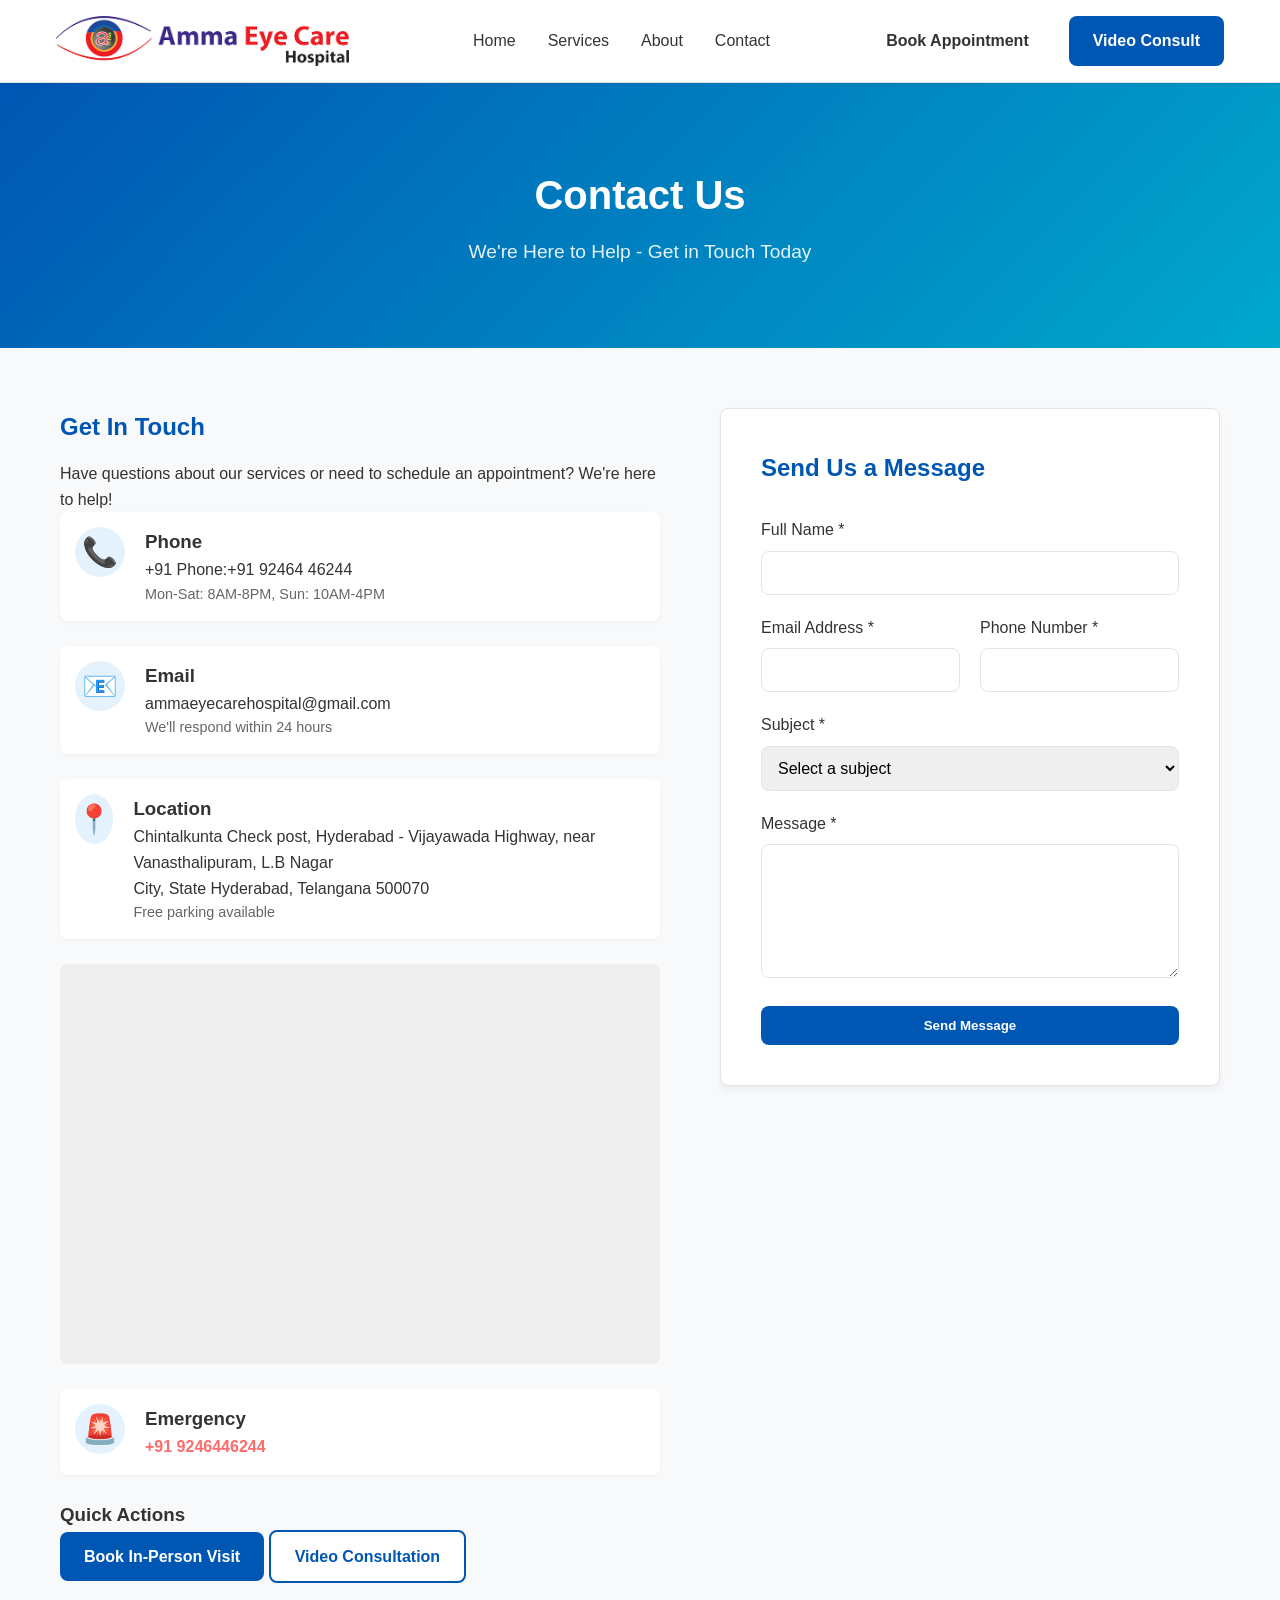
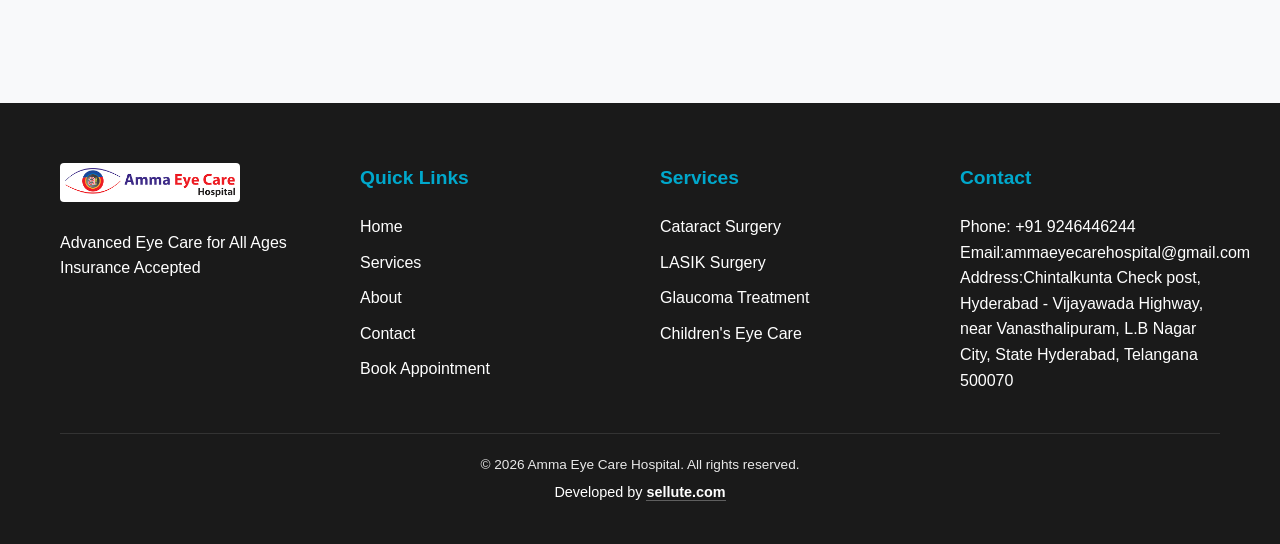
<file: public_html/contact.html>
<!DOCTYPE html>
<html lang="en">
<head>
  <meta charset="UTF-8">
  <meta name="viewport" content="width=device-width, initial-scale=1.0">
  <meta name="description" content="Contact Amma Eye Care Hospital - Get in touch with us for appointments, inquiries, or emergency eye care.">
  <title>Contact Us - Amma Eye Care Hospital</title>
  <link rel="icon" type="image/png" href="public/logo-amma.png">
  
  <style>
    /* =========================================
       CSS Styles (Integrated)
       ========================================= */
    :root {
      --primary: #0056b3;       /* Deep Blue */
      --primary-dark: #004494;
      --secondary: #00a8cc;     /* Cyan/Teal */
      --accent: #ff6b6b;        /* Alert/Emergency */
      --light-bg: #f8f9fa;
      --white: #ffffff;
      --dark-text: #333333;
      --light-text: #666666;
      --border: #e1e4e8;
      --container-width: 1200px;
      --header-height: 70px;
      --border-radius: 8px;
      --shadow: 0 4px 6px rgba(0, 0, 0, 0.05);
    }

    * { margin: 0; padding: 0; box-sizing: border-box; }
    
    body {
      font-family: 'Segoe UI', Tahoma, Geneva, Verdana, sans-serif;
      line-height: 1.6;
      color: var(--dark-text);
      background-color: var(--light-bg);
      padding-bottom: 60px; /* Space for mobile CTA */
    }

    @media (min-width: 768px) { body { padding-bottom: 0; } }

    a { text-decoration: none; color: inherit; transition: color 0.3s ease; }
    ul { list-style: none; }
    img { max-width: 100%; height: auto; }

    /* Layout */
    .container { max-width: var(--container-width); margin: 0 auto; padding: 0 20px; }
    .section { padding: 60px 0; }
    .text-muted { color: var(--light-text); font-size: 0.9rem; }
    .text-danger { color: var(--accent); font-weight: bold; }

    /* Buttons */
    .btn {
      display: inline-block; padding: 12px 24px; border-radius: var(--border-radius);
      font-weight: 600; cursor: pointer; border: none; text-align: center; transition: all 0.3s ease;
    }
    .btn-primary { background-color: var(--primary); color: var(--white); }
    .btn-primary:hover { background-color: var(--primary-dark); }
    .btn-secondary { background-color: var(--white); color: var(--primary); border: 2px solid var(--primary); }
    .btn-secondary:hover { background-color: var(--primary); color: var(--white); }
    .btn-full { width: 100%; }

    /* Navigation */
    .navigation {
  background: white;
  border-bottom: 1px solid var(--border);
  position: sticky;
  top: 0;
  z-index: 1000;
  box-shadow: 0 1px 3px rgba(0, 0, 0, 0.1);
}

.nav-container {
  display: flex;
  justify-content: space-between;
  align-items: center;
  padding: 1rem;
  max-width: 1200px;
  margin: 0 auto;
}

.nav-logo {
  display: flex;
  align-items: center;
  text-decoration: none;
}

.nav-logo img {
  height: 50px;
  width: auto;
}

.nav-menu {
  display: flex;
  list-style: none;
  gap: 2rem;
  align-items: center;
}

.nav-menu a {
  color: var(--text);
  text-decoration: none;
  font-weight: 500;
  transition: color 0.2s;
}

.nav-menu a:hover {
  color: var(--primary);
}

.nav-cta {
  display: flex;
  gap: 1rem;
}

.mobile-menu-toggle {
  display: none;
  background: none;
  border: none;
  font-size: 1.5rem;
  cursor: pointer;
  color: var(--text);
}

    /* Hero */
    .hero-small {
      background: linear-gradient(135deg, var(--primary) 0%, var(--secondary) 100%);
      color: var(--white); padding: 80px 0; text-align: center;
    }
    .hero-small h1 { font-size: 2.5rem; margin-bottom: 10px; }
    .hero-subtitle { font-size: 1.2rem; opacity: 0.9; }

    /* Contact Grid */
    .contact-grid { display: grid; grid-template-columns: 1fr; gap: 40px; }
    @media (min-width: 992px) { .contact-grid { grid-template-columns: 1fr 1.5fr; gap: 60px; } }

    .contact-info-section h2 { margin-bottom: 15px; color: var(--primary); }
    .contact-method {
      display: flex; align-items: flex-start; gap: 20px; margin-bottom: 25px;
      padding: 15px; background: var(--white); border-radius: var(--border-radius);
      box-shadow: 0 2px 4px rgba(0,0,0,0.03);
    }
    .contact-icon {
      font-size: 1.8rem; background: #e3f2fd; width: 50px; height: 50px;
      display: flex; align-items: center; justify-content: center; border-radius: 50%;
    }
    
    /* Form */
    .form-card { background: var(--white); padding: 40px; border-radius: var(--border-radius); box-shadow: var(--shadow); border: 1px solid var(--border); }
    .form-card h2 { margin-bottom: 30px; color: var(--primary); }
    .form-group { margin-bottom: 20px; }
    .form-row { display: grid; grid-template-columns: 1fr; gap: 20px; }
    @media (min-width: 768px) { .form-row { grid-template-columns: 1fr 1fr; } }
    
    label { display: block; margin-bottom: 8px; font-weight: 500; }
    input, select, textarea {
      width: 100%; padding: 12px; border: 1px solid var(--border);
      border-radius: var(--border-radius); font-size: 1rem;
    }
    input:focus, select:focus, textarea:focus { outline: none; border-color: var(--primary); box-shadow: 0 0 0 3px rgba(0, 86, 179, 0.1); }
    
    /* Messages & Loaders */
    .form-message { margin-bottom: 20px; padding: 10px; border-radius: 4px; text-align: center; display: none; }
    .form-message.success { display: block; background-color: #d4edda; color: #155724; border: 1px solid #c3e6cb; }
    .form-message.error { display: block; background-color: #f8d7da; color: #721c24; border: 1px solid #f5c6cb; }
    .btn-loader {
      display: inline-block; width: 20px; height: 20px; border: 3px solid rgba(255,255,255,0.3);
      border-radius: 50%; border-top-color: #fff; animation: spin 1s ease-in-out infinite; vertical-align: middle;
    }
    @keyframes spin { to { transform: rotate(360deg); } }

    /* Footer */
    .footer { background-color: #1a1a1a; color: #fff; padding: 60px 0 20px; margin-top: 60px; }
    .footer-content { display: grid; grid-template-columns: repeat(auto-fit, minmax(200px, 1fr)); gap: 40px; margin-bottom: 40px; }
    .footer-logo { background: white; padding: 5px; border-radius: 4px; margin-bottom: 20px; }
    .footer h4 { color: var(--secondary); margin-bottom: 20px; font-size: 1.2rem; }
    .footer-links li { margin-bottom: 10px; }
    .footer-links a:hover { color: var(--secondary); padding-left: 5px; }
    .footer-bottom { text-align: center; padding-top: 20px; border-top: 1px solid #333; color: #888; }

    /* Mobile Responsive */
    @media (max-width: 767px) {
      .nav-links {
        display: none; position: absolute; top: 100%; left: 0; right: 0;
        background: white; flex-direction: column; padding: 20px;
        box-shadow: 0 4px 6px rgba(0,0,0,0.1);
      }
      .nav-links.active { display: flex; }
      .menu-toggle { display: block; }
      
      .mobile-cta {
        display: flex; position: fixed; bottom: 0; left: 0; width: 100%;
        z-index: 2000; background: white; box-shadow: 0 -2px 10px rgba(0,0,0,0.1);
      }
      .mobile-cta-btn {
        flex: 1; display: flex; align-items: center; justify-content: center;
        gap: 8px; padding: 15px; font-weight: 600; font-size: 0.9rem; color: var(--dark-text);
      }
      .mobile-cta-btn.btn-primary { background: var(--primary); color: white; border-radius: 0; }
    }
    
    /* Desktop Helper */
    @media (min-width: 768px) { .mobile-cta { display: none; } }
  </style>
</head>
<body>
  <nav class="navigation">
    <div class="nav-container">
      <a href="index.html" class="nav-logo">
       <img src="public/logo-5b1-5damma.png" alt="Amma Eye Care Hospital"
      </a>
      
      <button class="mobile-menu-toggle" onclick="toggleMobileMenu()">☰</button>
      
      <ul class="nav-menu" id="navMenu">
        <li><a href="index.html">Home</a></li>
        <li><a href="services.html">Services</a></li>
        <li><a href="about.html">About</a></li>
        <li><a href="contact.html">Contact</a></li>
      </ul>
      
      <div class="nav-cta">
        <a href="appointment.html" class="btn btn-outline">Book Appointment</a>
        <a href="video-consultation.html" class="btn btn-primary">Video Consult</a>
      </div>
    </div>
  </nav>

  <section class="hero-small">
    <div class="container">
      <h1>Contact Us</h1>
      <p class="hero-subtitle">We're Here to Help - Get in Touch Today</p>
    </div>
  </section>

  <section class="section">
    <div class="container">
      <div class="contact-grid">
        <div class="contact-info-section">
          <h2>Get In Touch</h2>
          <p>Have questions about our services or need to schedule an appointment? We're here to help!</p>

          <div class="contact-methods">
            <div class="contact-method">
              <div class="contact-icon">📞</div>
              <div>
                <h3>Phone</h3>
                <p><a href="tel:+91 9246446244">+91 Phone:+91 92464 46244 </a></p>
                <p class="text-muted">Mon-Sat: 8AM-8PM, Sun: 10AM-4PM</p>
              </div>
            </div>

            <div class="contact-method">
              <div class="contact-icon">📧</div>
              <div>
                <h3>Email</h3>
                <p><a href="mailto:ammaeyecarehospital@gmail.com">ammaeyecarehospital@gmail.com</a></p>
                <p class="text-muted">We'll respond within 24 hours</p>
              </div>
            </div>

            <div class="contact-method">
              <div class="contact-icon">📍</div>
              <div>
                <h3>Location</h3>
                <p>Chintalkunta Check post, Hyderabad - Vijayawada Highway, near Vanasthalipuram, L.B Nagar<br>City, State Hyderabad, Telangana 500070</p>
                <p class="text-muted">Free parking available</p>
              </div>
            </div>

            <div style="width: 100%; height: 400px; background: #eee; border-radius: 8px; display: flex; align-items: center; justify-content: center; margin-bottom: 25px;">
                <span class="text-muted"><div class="embed-map-fixed"><div class="embed-map-container"><iframe class="embed-map-frame" frameborder="0" scrolling="no" marginheight="0" marginwidth="0" src="https://maps.google.com/maps?width=600&height=400&hl=en&q=Amma%20Eye%20Care%20Hospital%2C%20Chintalkunta%20Check%20post%2C%20Hyderabad%20-%20Vijayawada%20Hwy%2C%20near%20Vanasthalipuram%2C%20L.%20B.%20Nagar%2C%20Hyderabad%2C%20Telangana%20500070&t=&z=14&ie=UTF8&iwloc=B&output=embed"></iframe><a href="https://classicjoy.games" style="font-size:2px!important;color:gray!important;position:absolute;bottom:0;left:0;z-index:1;max-height:1px;overflow:hidden">Retro Games Online</a></div><style>.embed-map-fixed{position:relative;text-align:right;width:600px;height:400px;}.embed-map-container{overflow:hidden;background:none!important;width:600px;height:400px;}.embed-map-frame{width:600px!important;height:400px!important;}</style></div></span>
            </div>

            <div class="contact-method">
              <div class="contact-icon">🚨</div>
              <div>
                <h3>Emergency</h3>
                <p><a href="tel:+91 9246446244" class="text-danger">+91 9246446244</a></p>
                <p class="text-muted"></p>
              </div>
            </div>
          </div>

          <div class="quick-actions">
            <h3>Quick Actions</h3>
            <div class="button-group">
              <a href="appointment.html" class="btn btn-primary">Book In-Person Visit</a>
              <a href="video-consultation.html" class="btn btn-secondary">Video Consultation</a>
            </div>
          </div>
        </div>

        <div class="contact-form-section">
          <div class="form-card">
            <h2>Send Us a Message</h2>
            <form id="contactForm">
              <div class="form-group">
                <label for="name">Full Name *</label>
                <input type="text" id="name" name="name" required>
              </div>

              <div class="form-row">
                <div class="form-group">
                  <label for="email">Email Address *</label>
                  <input type="email" id="email" name="email" required>
                </div>
                <div class="form-group">
                  <label for="phone">Phone Number *</label>
                  <input type="tel" id="phone" name="phone" required>
                </div>
              </div>

              <div class="form-group">
                <label for="subject">Subject *</label>
                <select id="subject" name="subject" required>
                  <option value="">Select a subject</option>
                  <option value="appointment">Appointment Inquiry</option>
                  <option value="services">Service Information</option>
                  <option value="insurance">Insurance Questions</option>
                  <option value="billing">Billing Support</option>
                  <option value="feedback">Feedback</option>
                  <option value="other">Other</option>
                </select>
              </div>

              <div class="form-group">
                <label for="message">Message *</label>
                <textarea id="message" name="message" rows="6" required></textarea>
              </div>

              <div id="formMessage" class="form-message"></div>

              <button type="submit" class="btn btn-primary btn-full" id="submitBtn">
                <span id="btnText">Send Message</span>
                <span id="btnLoader" class="btn-loader" style="display: none;"></span>
              </button>
            </form>
          </div>
        </div>
      </div>
    </div>
  </section>

  <footer class="footer">
    <div class="container">
      <div class="footer-content">
        <div class="footer-section">
          <img src="public/logo-amma.png" alt="Amma Eye Care Hospital" width="180" height="54" class="footer-logo">
          <p>Advanced Eye Care for All Ages</p>
          <p>Insurance Accepted</p>
        </div>
        <div class="footer-section">
          <h4>Quick Links</h4>
          <ul class="footer-links">
            <li><a href="index.html">Home</a></li>
            <li><a href="services.html">Services</a></li>
            <li><a href="about.html">About</a></li>
            <li><a href="contact.html">Contact</a></li>
            <li><a href="appointment.html">Book Appointment</a></li>
          </ul>
        </div>
        <div class="footer-section">
          <h4>Services</h4>
          <ul class="footer-links">
            <li><a href="service-detail.html?service=cataract-surgery">Cataract Surgery</a></li>
            <li><a href="service-detail.html?service=lasik">LASIK Surgery</a></li>
            <li><a href="service-detail.html?service=glaucoma">Glaucoma Treatment</a></li>
            <li><a href="service-detail.html?service=children-eye-care">Children's Eye Care</a></li>
          </ul>
        </div>
        <div class="footer-section">
          <h4>Contact</h4>
          <p>Phone: +91 9246446244</p>
          <p>Email:ammaeyecarehospital@gmail.com </p>
          <p>Address:Chintalkunta Check post, Hyderabad - Vijayawada Highway, near Vanasthalipuram, L.B Nagar<br>City, State Hyderabad, Telangana 500070</p>
        </div>
      </div>
      <div class="footer-bottom">
  <div class="container">
    <p class="copyright-text">© 2026 Amma Eye Care Hospital. All rights reserved.</p>
    <p class="dev-credit">
      Developed by <a href="https://sellute.com" target="_blank" rel="noopener">sellute.com</a>
    </p>
  </div>
</div>

<style>
  /* Professional Bottom Section */
  .footer-bottom {
    text-align: center;
    padding: 20px 0;
    width: 100%;
    /* No black background here, it will take the blue from your footer */
  }

  .copyright-text {
    color: #ffffff; /* White copyright */
    font-size: 0.85rem;
    margin-bottom: 5px;
    opacity: 0.9;
  }

  /* Force "Developed by sellute.com" to be ALL WHITE */
  .dev-credit {
    color: #ffffff !important; 
    font-size: 0.9rem;
    margin: 0;
  }

  /* Removes the blue color from the link and makes it white */
  .dev-credit a {
    color: #ffffff !important;
    text-decoration: none;
    font-weight: 600;
    border-bottom: 1px solid rgba(255, 255, 255, 0.3); /* Subtle white underline */
  }

  .dev-credit a:hover {
    border-bottom: 1px solid #ffffff; /* Bright underline on hover */
  }
</style>

        

  <div class="mobile-cta">
    <a href="tel:+91 9246446244" class="mobile-cta-btn">
      <span class="icon">📞</span>
      <span>Call Now</span>
    </a>
    <a href="appointment.html" class="mobile-cta-btn btn-primary">
      <span class="icon">📅</span>
      <span>Book Appointment</span>
    </a>
  </div>

  <script>
    // 1. Mobile Menu Toggle Logic
    const menuToggle = document.getElementById('menuToggle');
    const navLinks = document.getElementById('navLinks');

    if (menuToggle && navLinks) {
      menuToggle.addEventListener('click', () => {
        navLinks.classList.toggle('active');
      });
    }

    // 2. Contact form submission
    document.getElementById('contactForm').addEventListener('submit', async function(e) {
      e.preventDefault();
      
      const submitBtn = document.getElementById('submitBtn');
      const btnText = document.getElementById('btnText');
      const btnLoader = document.getElementById('btnLoader');
      const formMessage = document.getElementById('formMessage');
      
      // Show loading state
      submitBtn.disabled = true;
      btnText.style.display = 'none';
      btnLoader.style.display = 'inline-block';
      formMessage.textContent = '';
      formMessage.className = 'form-message';
      
      const formData = new FormData(this);
      
      try {
        const response = await fetch('api/contact.php', {
          method: 'POST',
          body: formData
        });
        
        const result = await response.json();
        
        if (result.success) {
          formMessage.textContent = result.message;
          formMessage.className = 'form-message success';
          this.reset();
        } else {
          formMessage.textContent = result.message || 'Failed to send message. Please try again.';
          formMessage.className = 'form-message error';
        }
      } catch (error) {
        formMessage.textContent = 'An error occurred. Please try again later.';
        formMessage.className = 'form-message error';
      } finally {
        submitBtn.disabled = false;
        btnText.style.display = 'inline';
        btnLoader.style.display = 'none';
      }
    });
  </script>
</body>
</html>
</file>
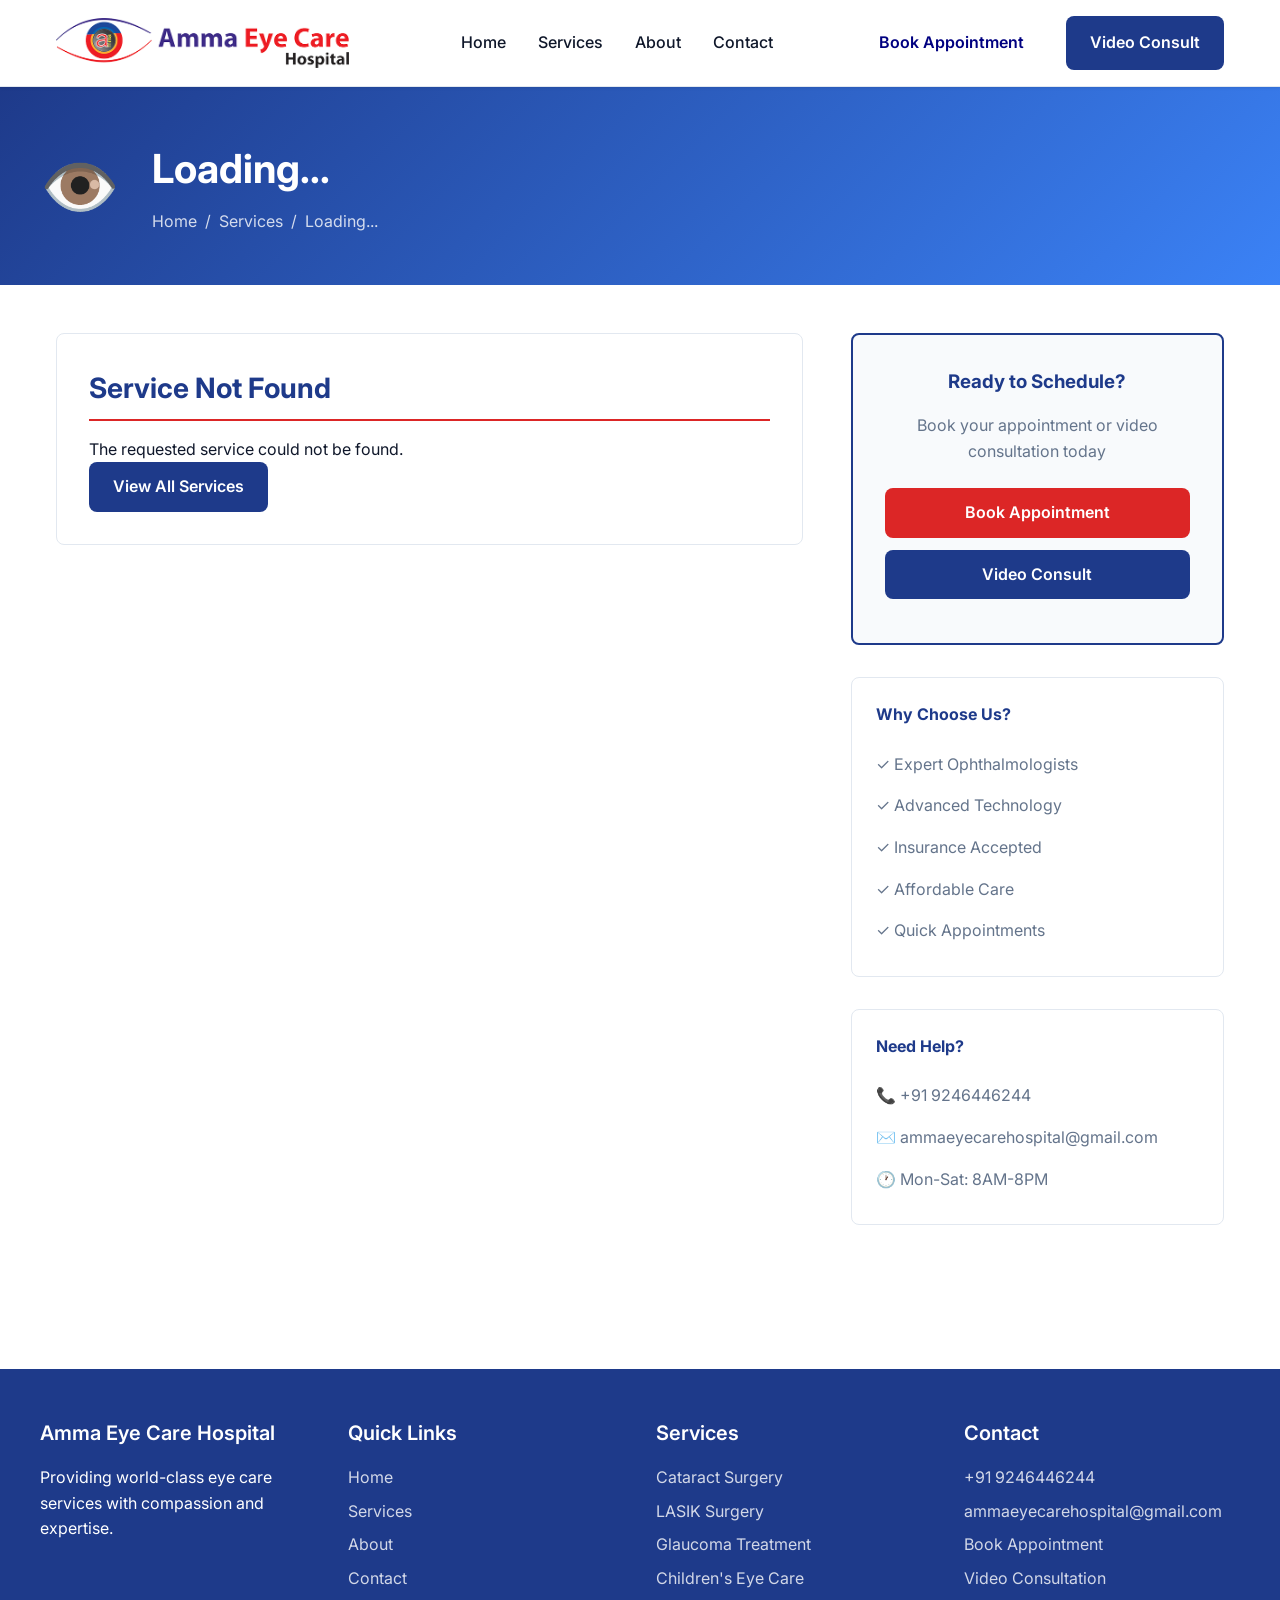
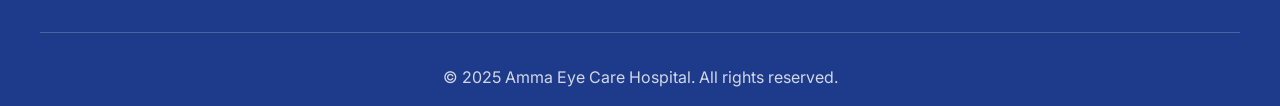
<file: public_html/service-detail.html>
<!DOCTYPE html>
<html lang="en">
<head>
  <meta charset="UTF-8">
  <meta name="viewport" content="width=device-width, initial-scale=1.0">
  <title>Service Details - Amma Eye Care Hospital</title>
  <link rel="stylesheet" href="assets/css/style.css">
  <link href="https://fonts.googleapis.com/css2?family=Inter:wght@400;500;600;700&display=swap" rel="stylesheet">
  <style>
    .service-header {
      background: linear-gradient(135deg, var(--primary) 0%, #3b82f6 100%);
      color: white;
      padding: 3rem 1rem;
    }

    .service-header-content {
      max-width: 1200px;
      margin: 0 auto;
      display: flex;
      align-items: center;
      gap: 2rem;
    }

    .service-icon-large {
      font-size: 4rem;
    }

    .service-header h1 {
      font-size: 2.5rem;
      margin-bottom: 0.5rem;
    }

    .breadcrumb {
      display: flex;
      gap: 0.5rem;
      color: rgba(255, 255, 255, 0.8);
      margin-top: 0.5rem;
    }

    .breadcrumb a {
      color: rgba(255, 255, 255, 0.8);
      text-decoration: none;
    }

    .breadcrumb a:hover {
      color: white;
    }

    .service-content {
      max-width: 1200px;
      margin: 3rem auto;
      padding: 0 1rem 6rem;
      display: grid;
      grid-template-columns: 2fr 1fr;
      gap: 3rem;
    }

    .service-main {
      display: flex;
      flex-direction: column;
      gap: 3rem;
    }

    .content-section {
      background: white;
      border: 1px solid var(--border);
      border-radius: var(--radius);
      padding: 2rem;
    }

    .content-section h2 {
      color: var(--primary);
      font-size: 1.75rem;
      margin-bottom: 1rem;
      padding-bottom: 0.5rem;
      border-bottom: 2px solid var(--accent);
    }

    .content-section ul {
      list-style: none;
      padding: 0;
    }

    .content-section li {
      padding: 0.75rem 0;
      padding-left: 1.5rem;
      position: relative;
    }

    .content-section li:before {
      content: "✓";
      position: absolute;
      left: 0;
      color: var(--success);
      font-weight: bold;
    }

    .faq-item {
      margin-bottom: 1.5rem;
    }

    .faq-item h3 {
      color: var(--primary);
      font-size: 1.125rem;
      margin-bottom: 0.5rem;
    }

    .faq-item p {
      color: var(--text-muted);
      line-height: 1.6;
    }

    .sidebar {
      display: flex;
      flex-direction: column;
      gap: 2rem;
    }

    .cta-box {
      background: var(--surface);
      border: 2px solid var(--primary);
      border-radius: var(--radius);
      padding: 2rem;
      text-align: center;
    }

    .cta-box h3 {
      color: var(--primary);
      margin-bottom: 1rem;
    }

    .cta-box p {
      color: var(--text-muted);
      margin-bottom: 1.5rem;
    }

    .cta-box .btn {
      width: 100%;
      margin-bottom: 0.75rem;
    }

    .info-box {
      background: white;
      border: 1px solid var(--border);
      border-radius: var(--radius);
      padding: 1.5rem;
    }

    .info-box h4 {
      color: var(--primary);
      margin-bottom: 1rem;
    }

    .info-box ul {
      list-style: none;
      padding: 0;
    }

    .info-box li {
      padding: 0.5rem 0;
      color: var(--text-muted);
    }

    @media (max-width: 768px) {
      .service-content {
        grid-template-columns: 1fr;
        padding-bottom: 6rem;
      }

      .service-header h1 {
        font-size: 1.75rem;
      }

      .sidebar {
        order: -1;
      }
    }
  </style>
</head>
<body>
  <!-- Navigation -->
  <nav class="navigation">
    <div class="nav-container">
      <a href="index.html" class="nav-logo">
       <img src="public/logo-5b1-5damma.png" alt="Amma Eye Care Hospital"
      </a>
      
      <button class="mobile-menu-toggle" onclick="toggleMobileMenu()">☰</button>
      
      <ul class="nav-menu" id="navMenu">
        <li><a href="index.html">Home</a></li>
        <li><a href="services.html">Services</a></li>
        <li><a href="about.html">About</a></li>
        <li><a href="contact.html">Contact</a></li>
      </ul>
      
      <div class="nav-cta">
        <a href="appointment.html" class="btn btn-outline">Book Appointment</a>
        <a href="video-consultation.html" class="btn btn-primary">Video Consult</a>
      </div>
    </div>
  </nav>

  <!-- Service Header -->
  <section class="service-header">
    <div class="service-header-content">
      <div class="service-icon-large" id="serviceIcon">👁️</div>
      <div>
        <h1 id="serviceName">Loading...</h1>
        <div class="breadcrumb">
          <a href="index.html">Home</a>
          <span>/</span>
          <a href="services.html">Services</a>
          <span>/</span>
          <span id="breadcrumbName">Loading...</span>
        </div>
      </div>
    </div>
  </section>

  <!-- Service Content -->
  <div class="service-content">
    <!-- Main Content -->
    <div class="service-main">
      <!-- Overview -->
      <div class="content-section">
        <h2>Overview</h2>
        <p id="overview">Loading...</p>
      </div>

      <!-- Who Needs This -->
      <div class="content-section">
        <h2>Who Needs This Service?</h2>
        <ul id="whoNeeds"></ul>
      </div>

      <!-- Diagnosis -->
      <div class="content-section">
        <h2>Diagnosis & Testing</h2>
        <ul id="diagnosis"></ul>
      </div>

      <!-- Treatment -->
      <div class="content-section">
        <h2>Treatment Options</h2>
        <ul id="treatment"></ul>
      </div>

      <!-- FAQs -->
      <div class="content-section">
        <h2>Frequently Asked Questions</h2>
        <div id="faqs"></div>
      </div>
    </div>

    <!-- Sidebar -->
    <div class="sidebar">
      <!-- CTA Box -->
      <div class="cta-box">
        <h3>Ready to Schedule?</h3>
        <p>Book your appointment or video consultation today</p>
        <a href="appointment.html" class="btn btn-accent">Book Appointment</a>
        <a href="video-consultation.html" class="btn btn-primary">Video Consult</a>
      </div>

      <!-- Info Box -->
      <div class="info-box">
        <h4>Why Choose Us?</h4>
        <ul>
          <li>✓ Expert Ophthalmologists</li>
          <li>✓ Advanced Technology</li>
          <li>✓ Insurance Accepted</li>
          <li>✓ Affordable Care</li>
          <li>✓ Quick Appointments</li>
        </ul>
      </div>

      <!-- Contact Info -->
      <div class="info-box">
        <h4>Need Help?</h4>
        <ul>
          <li>📞 +91 9246446244</li>
          <li>✉️ ammaeyecarehospital@gmail.com</li>
          <li>🕐 Mon-Sat: 8AM-8PM</li>
        </ul>
      </div>
    </div>
  </div>

  <!-- Footer -->
  <footer class="footer">
    <div class="footer-content">
      <div class="footer-section">
        <h3>Amma Eye Care Hospital</h3>
        <p>Providing world-class eye care services with compassion and expertise.</p>
      </div>
      
      <div class="footer-section">
        <h3>Quick Links</h3>
        <ul>
          <li><a href="index.html">Home</a></li>
          <li><a href="services.html">Services</a></li>
          <li><a href="about.html">About</a></li>
          <li><a href="contact.html">Contact</a></li>
        </ul>
      </div>
      
      <div class="footer-section">
        <h3>Services</h3>
        <ul>
          <li><a href="service-detail.html?slug=cataract-surgery">Cataract Surgery</a></li>
          <li><a href="service-detail.html?slug=lasik-surgery">LASIK Surgery</a></li>
          <li><a href="service-detail.html?slug=glaucoma-treatment">Glaucoma Treatment</a></li>
          <li><a href="service-detail.html?slug=childrens-eye-care">Children's Eye Care</a></li>
        </ul>
      </div>
      
      <div class="footer-section">
        <h3>Contact</h3>
        <ul>
          <li><a href="tel:+91 9246446244">+91 9246446244</a></li>
          <li><a href="mailto:ammaeyecarehospital@gmail.com">ammaeyecarehospital@gmail.com</a></li>
          <li><a href="appointment.html">Book Appointment</a></li>
          <li><a href="video-consultation.html">Video Consultation</a></li>
        </ul>
      </div>
    </div>
    
    <div class="footer-bottom">
      <p>&copy; 2025 Amma Eye Care Hospital. All rights reserved.</p>
    </div>
  </footer>

  <!-- Mobile CTA -->
  <div class="mobile-cta">
    <a href="appointment.html" class="btn btn-accent">Book Appointment</a>
    <a href="video-consultation.html" class="btn btn-primary">Video Consult</a>
  </div>

  <script src="assets/js/main.js"></script>
  <script src="assets/js/service-data.js"></script>
  <script>
    // Get slug from URL
    const urlParams = new URLSearchParams(window.location.search);
    const slug = urlParams.get('slug');

    // Load service data
    if (slug && serviceData[slug]) {
      const service = serviceData[slug];
      
      // Update header
      document.getElementById('serviceIcon').textContent = service.icon;
      document.getElementById('serviceName').textContent = service.name;
      document.getElementById('breadcrumbName').textContent = service.name;
      document.title = `${service.name} - Amma Eye Care Hospital`;
      
      // Update overview
      document.getElementById('overview').textContent = service.overview;
      
      // Update who needs
      const whoNeedsList = document.getElementById('whoNeeds');
      service.whoNeeds.forEach(item => {
        const li = document.createElement('li');
        li.textContent = item;
        whoNeedsList.appendChild(li);
      });
      
      // Update diagnosis
      const diagnosisList = document.getElementById('diagnosis');
      service.diagnosis.forEach(item => {
        const li = document.createElement('li');
        li.textContent = item;
        diagnosisList.appendChild(li);
      });
      
      // Update treatment
      const treatmentList = document.getElementById('treatment');
      service.treatment.forEach(item => {
        const li = document.createElement('li');
        li.textContent = item;
        treatmentList.appendChild(li);
      });
      
      // Update FAQs
      const faqsContainer = document.getElementById('faqs');
      service.faqs.forEach(faq => {
        const faqItem = document.createElement('div');
        faqItem.className = 'faq-item';
        faqItem.innerHTML = `
          <h3>${faq.q}</h3>
          <p>${faq.a}</p>
        `;
        faqsContainer.appendChild(faqItem);
      });
    } else {
      // Service not found
      document.querySelector('.service-main').innerHTML = `
        <div class="content-section">
          <h2>Service Not Found</h2>
          <p>The requested service could not be found.</p>
          <a href="services.html" class="btn btn-primary">View All Services</a>
        </div>
      `;
    }
  </script>
</body>
</html>
</file>
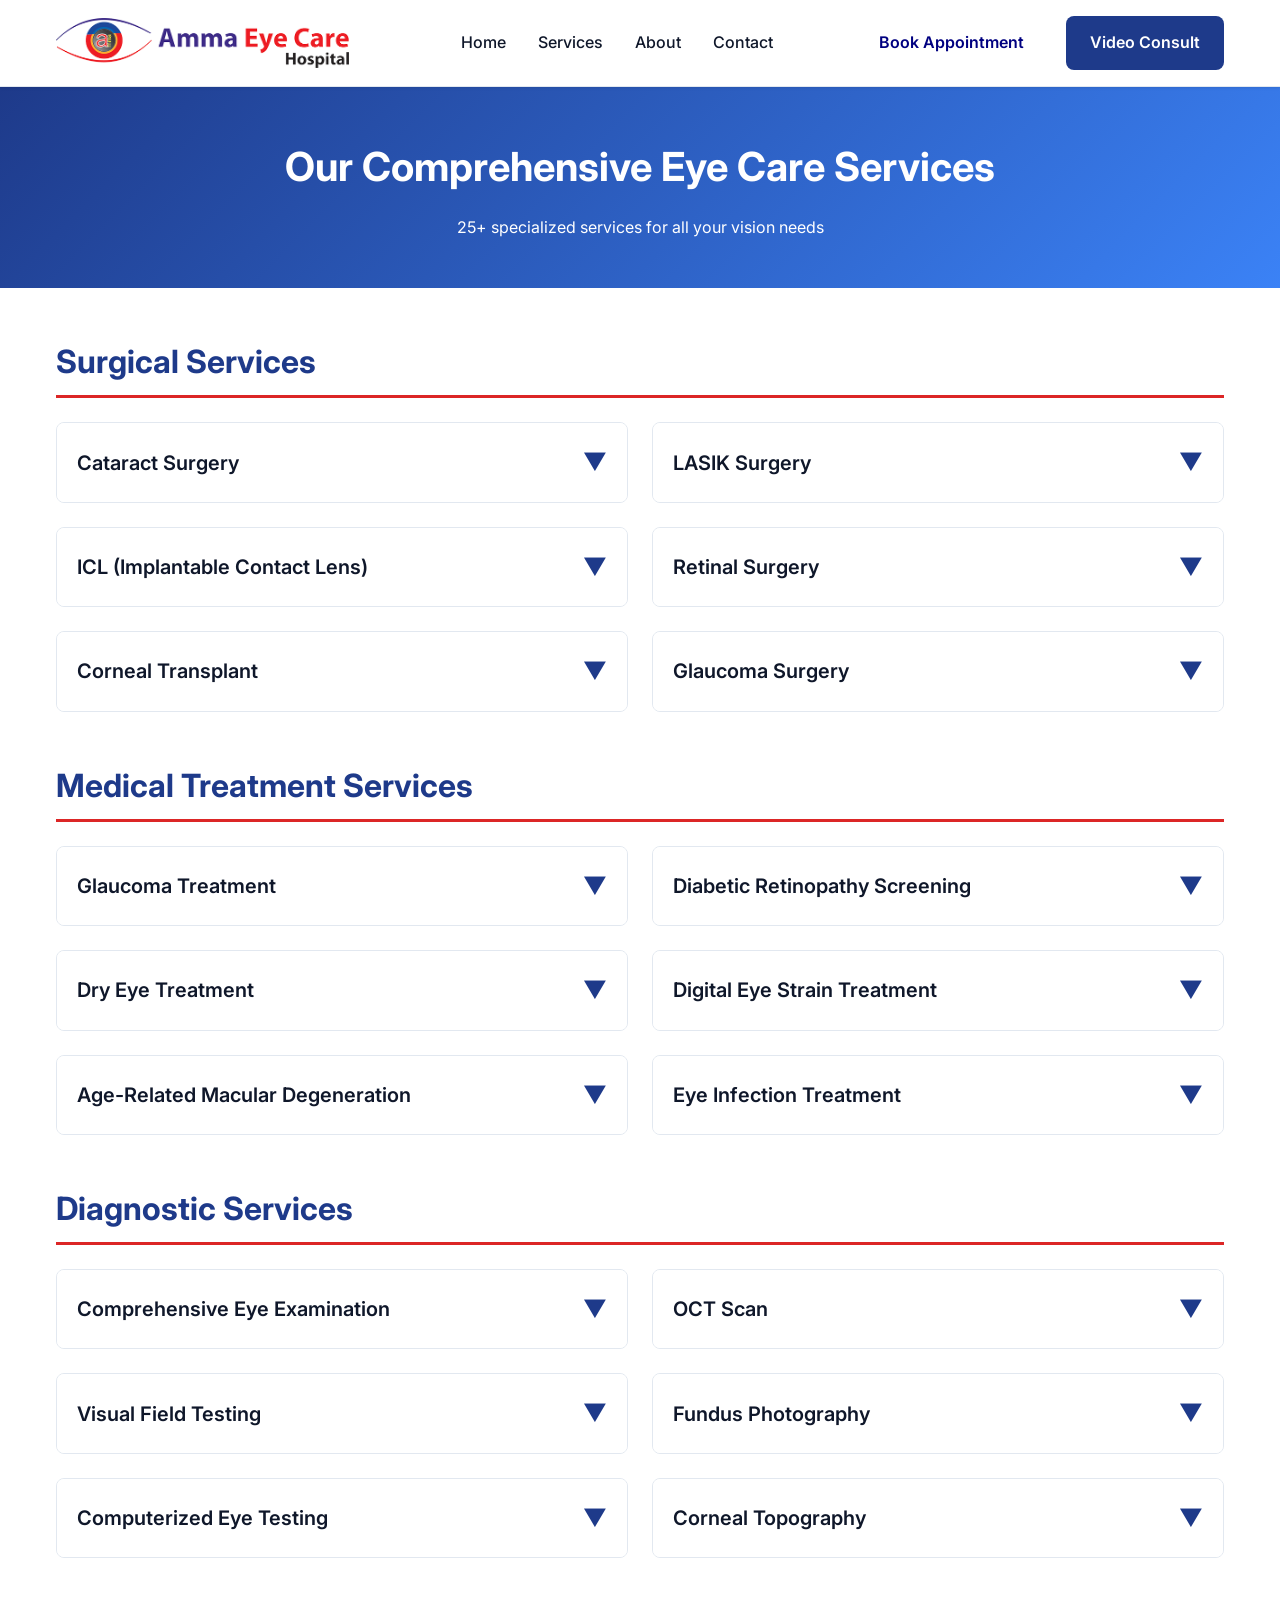
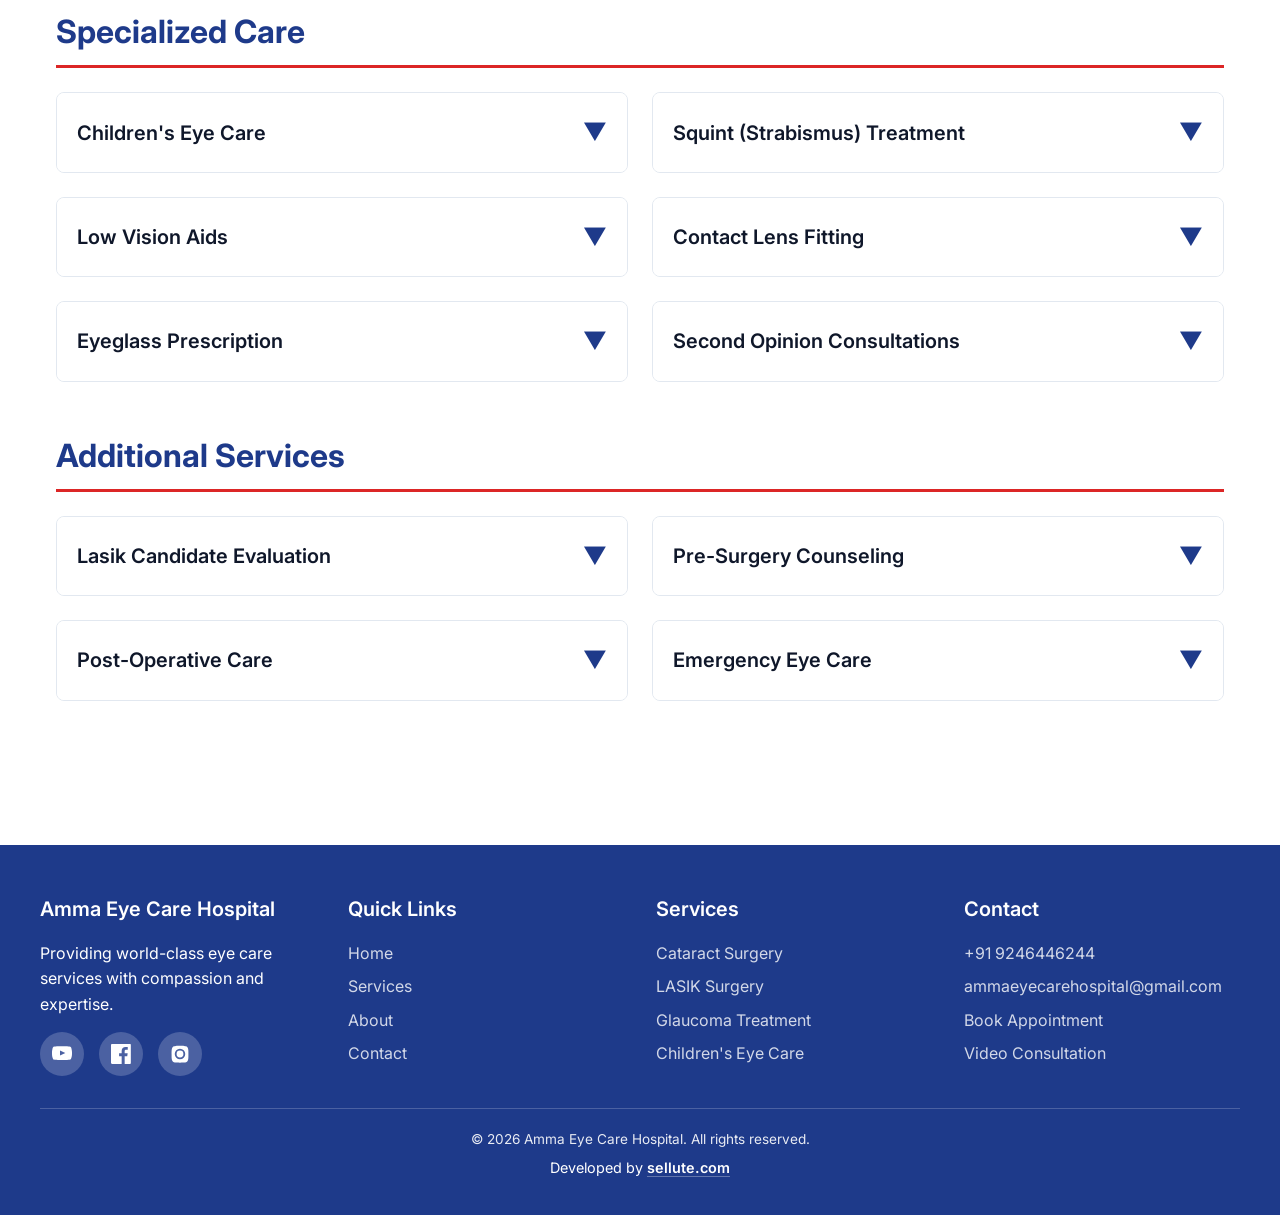
<file: public_html/services.html>
<!DOCTYPE html>
<html lang="en">
<head>
  <meta charset="UTF-8">
  <meta name="viewport" content="width=device-width, initial-scale=1.0">
  <title>Our Services - Amma Eye Care Hospital</title>
  <meta name="description" content="Comprehensive eye care services including cataract surgery, LASIK, glaucoma treatment, and more.">
  <link rel="stylesheet" href="assets/css/style.css">
  <link href="https://fonts.googleapis.com/css2?family=Inter:wght@400;500;600;700&display=swap" rel="stylesheet">
  <style>
    .page-header {
      background: linear-gradient(135deg, var(--primary) 0%, #3b82f6 100%);
      color: white;
      padding: 3rem 1rem;
      text-align: center;
    }

    .page-header h1 {
      font-size: 2.5rem;
      margin-bottom: 1rem;
    }

    .services-content {
      padding: 3rem 1rem 6rem;
      max-width: 1200px;
      margin: 0 auto;
    }
    
    .nav-menu a {
  color: var(--text);
  text-decoration: none;
  font-weight: 500;
  transition: color 0.2s;
}

    .category-section {
      margin-bottom: 3rem;
    }

    .category-section h2 {
      font-size: 2rem;
      color: var(--primary);
      margin-bottom: 1.5rem;
      padding-bottom: 0.5rem;
      border-bottom: 3px solid var(--accent);
    }

    .accordion {
      border: 1px solid var(--border);
      border-radius: var(--radius);
      margin-bottom: 1rem;
      overflow: hidden;
    }

    .accordion-header {
      background: white;
      padding: 1.25rem;
      cursor: pointer;
      display: flex;
      justify-content: space-between;
      align-items: center;
      transition: background 0.2s;
    }

    .accordion-header:hover {
      background: var(--surface);
    }

    .accordion-header h3 {
      font-size: 1.25rem;
      font-weight: 600;
      color: var(--text);
      margin: 0;
    }

    .accordion-icon {
      font-size: 1.5rem;
      color: var(--primary);
      transition: transform 0.3s;
    }

    .accordion.active .accordion-icon {
      transform: rotate(180deg);
    }

    .accordion-content {
      max-height: 0;
      overflow: hidden;
      transition: max-height 0.3s ease-out;
      background: var(--surface);
    }

    .accordion-content-inner {
      padding: 1.25rem;
    }

    .accordion-content p {
      color: var(--text-muted);
      line-height: 1.6;
      margin-bottom: 1rem;
    }

    .accordion-content .btn {
      margin-top: 0.5rem;
    }

    @media (min-width: 769px) {
      .services-grid-desktop {
        display: grid;
        grid-template-columns: repeat(2, 1fr);
        gap: 1.5rem;
      }

      .accordion {
        margin-bottom: 0;
      }
    }
  </style>
</head>
<body>
  <!-- Navigation -->
  <nav class="navigation">
    <div class="nav-container">
      <a href="index.html" class="nav-logo">
       <img src="public/logo-5b1-5damma.png" alt="Amma Eye Care Hospital"
      </a>
      
      <button class="mobile-menu-toggle" onclick="toggleMobileMenu()">☰</button>
      
      <ul class="nav-menu" id="navMenu">
        <li><a href="index.html">Home</a></li>
        <li><a href="services.html">Services</a></li>
        <li><a href="about.html">About</a></li>
        <li><a href="contact.html">Contact</a></li>
      </ul>
      
      <div class="nav-cta">
        <a href="appointment.html" class="btn btn-outline">Book Appointment</a>
        <a href="video-consultation.html" class="btn btn-primary">Video Consult</a>
      </div>
    </div>
  </nav>

  <!-- Page Header -->
  <section class="page-header">
    <div class="container">
      <h1>Our Comprehensive Eye Care Services</h1>
      <p>25+ specialized services for all your vision needs</p>
    </div>
  </section>

  <!-- Services Content -->
  <section class="services-content">
    <!-- Surgical Services -->
    <div class="category-section">
      <h2>Surgical Services</h2>
      <div class="services-grid-desktop">
        <div class="accordion" onclick="toggleAccordion(this)">
          <div class="accordion-header">
            <h3>Cataract Surgery</h3>
            <span class="accordion-icon">▼</span>
          </div>
          <div class="accordion-content">
            <div class="accordion-content-inner">
              <p>Advanced bladeless phacoemulsification with premium IOL options including multifocal and toric lenses for astigmatism correction.</p>
              <a href="service-detail.html?slug=cataract-surgery" class="btn btn-primary">Learn More</a>
            </div>
          </div>
        </div>

        <div class="accordion" onclick="toggleAccordion(this)">
          <div class="accordion-header">
            <h3>LASIK Surgery</h3>
            <span class="accordion-icon">▼</span>
          </div>
          <div class="accordion-content">
            <div class="accordion-content-inner">
              <p>Blade-free LASIK with wavefront technology for precise vision correction. Say goodbye to glasses and contacts permanently.</p>
              <a href="service-detail.html?slug=lasik-surgery" class="btn btn-primary">Learn More</a>
            </div>
          </div>
        </div>

        <div class="accordion" onclick="toggleAccordion(this)">
          <div class="accordion-header">
            <h3>ICL (Implantable Contact Lens)</h3>
            <span class="accordion-icon">▼</span>
          </div>
          <div class="accordion-content">
            <div class="accordion-content-inner">
              <p>Perfect for high myopia and those not suitable for LASIK. Reversible vision correction procedure.</p>
              <a href="service-detail.html?slug=icl-surgery" class="btn btn-primary">Learn More</a>
            </div>
          </div>
        </div>

        <div class="accordion" onclick="toggleAccordion(this)">
          <div class="accordion-header">
            <h3>Retinal Surgery</h3>
            <span class="accordion-icon">▼</span>
          </div>
          <div class="accordion-content">
            <div class="accordion-content-inner">
              <p>Advanced vitreoretinal procedures for retinal detachment, macular holes, and other retinal conditions.</p>
              <a href="service-detail.html?slug=retinal-surgery" class="btn btn-primary">Learn More</a>
            </div>
          </div>
        </div>

        <div class="accordion" onclick="toggleAccordion(this)">
          <div class="accordion-header">
            <h3>Corneal Transplant</h3>
            <span class="accordion-icon">▼</span>
          </div>
          <div class="accordion-content">
            <div class="accordion-content-inner">
              <p>Full and partial thickness corneal transplants for various corneal diseases and injuries.</p>
              <a href="service-detail.html?slug=corneal-transplant" class="btn btn-primary">Learn More</a>
            </div>
          </div>
        </div>

        <div class="accordion" onclick="toggleAccordion(this)">
          <div class="accordion-header">
            <h3>Glaucoma Surgery</h3>
            <span class="accordion-icon">▼</span>
          </div>
          <div class="accordion-content">
            <div class="accordion-content-inner">
              <p>Minimally invasive glaucoma surgery (MIGS) and traditional procedures to control eye pressure.</p>
              <a href="service-detail.html?slug=glaucoma-surgery" class="btn btn-primary">Learn More</a>
            </div>
          </div>
        </div>
      </div>
    </div>

    <!-- Medical Treatment Services -->
    <div class="category-section">
      <h2>Medical Treatment Services</h2>
      <div class="services-grid-desktop">
        <div class="accordion" onclick="toggleAccordion(this)">
          <div class="accordion-header">
            <h3>Glaucoma Treatment</h3>
            <span class="accordion-icon">▼</span>
          </div>
          <div class="accordion-content">
            <div class="accordion-content-inner">
              <p>Comprehensive glaucoma management with medications, laser therapy, and regular monitoring to prevent vision loss.</p>
              <a href="service-detail.html?slug=glaucoma-treatment" class="btn btn-primary">Learn More</a>
            </div>
          </div>
        </div>

        <div class="accordion" onclick="toggleAccordion(this)">
          <div class="accordion-header">
            <h3>Diabetic Retinopathy Screening</h3>
            <span class="accordion-icon">▼</span>
          </div>
          <div class="accordion-content">
            <div class="accordion-content-inner">
              <p>Regular screening and treatment for diabetic patients to prevent and manage diabetic eye disease.</p>
              <a href="service-detail.html?slug=diabetic-retinopathy-screening" class="btn btn-primary">Learn More</a>
            </div>
          </div>
        </div>

        <div class="accordion" onclick="toggleAccordion(this)">
          <div class="accordion-header">
            <h3>Dry Eye Treatment</h3>
            <span class="accordion-icon">▼</span>
          </div>
          <div class="accordion-content">
            <div class="accordion-content-inner">
              <p>Advanced treatments for chronic dry eyes including punctal plugs, IPL therapy, and prescription medications.</p>
              <a href="service-detail.html?slug=dry-eye-treatment" class="btn btn-primary">Learn More</a>
            </div>
          </div>
        </div>

        <div class="accordion" onclick="toggleAccordion(this)">
          <div class="accordion-header">
            <h3>Digital Eye Strain Treatment</h3>
            <span class="accordion-icon">▼</span>
          </div>
          <div class="accordion-content">
            <div class="accordion-content-inner">
              <p>Relief from computer vision syndrome with specialized glasses, treatments, and workplace ergonomic advice.</p>
              <a href="service-detail.html?slug=digital-eye-strain-treatment" class="btn btn-primary">Learn More</a>
            </div>
          </div>
        </div>

        <div class="accordion" onclick="toggleAccordion(this)">
          <div class="accordion-header">
            <h3>Age-Related Macular Degeneration</h3>
            <span class="accordion-icon">▼</span>
          </div>
          <div class="accordion-content">
            <div class="accordion-content-inner">
              <p>Advanced treatment options for AMD including anti-VEGF injections and monitoring programs.</p>
              <a href="service-detail.html?slug=amd-treatment" class="btn btn-primary">Learn More</a>
            </div>
          </div>
        </div>

        <div class="accordion" onclick="toggleAccordion(this)">
          <div class="accordion-header">
            <h3>Eye Infection Treatment</h3>
            <span class="accordion-icon">▼</span>
          </div>
          <div class="accordion-content">
            <div class="accordion-content-inner">
              <p>Treatment for conjunctivitis, keratitis, uveitis, and other eye infections with advanced diagnostic tools.</p>
              <a href="service-detail.html?slug=eye-infection-treatment" class="btn btn-primary">Learn More</a>
            </div>
          </div>
        </div>
      </div>
    </div>

    <!-- Diagnostic Services -->
    <div class="category-section">
      <h2>Diagnostic Services</h2>
      <div class="services-grid-desktop">
        <div class="accordion" onclick="toggleAccordion(this)">
          <div class="accordion-header">
            <h3>Comprehensive Eye Examination</h3>
            <span class="accordion-icon">▼</span>
          </div>
          <div class="accordion-content">
            <div class="accordion-content-inner">
              <p>Complete eye health assessment including vision testing, eye pressure measurement, and dilated examination.</p>
              <a href="service-detail.html?slug=comprehensive-eye-exam" class="btn btn-primary">Learn More</a>
            </div>
          </div>
        </div>

        <div class="accordion" onclick="toggleAccordion(this)">
          <div class="accordion-header">
            <h3>OCT Scan</h3>
            <span class="accordion-icon">▼</span>
          </div>
          <div class="accordion-content">
            <div class="accordion-content-inner">
              <p>Optical Coherence Tomography for detailed imaging of retina and optic nerve for early disease detection.</p>
              <a href="service-detail.html?slug=oct-scan" class="btn btn-primary">Learn More</a>
            </div>
          </div>
        </div>

        <div class="accordion" onclick="toggleAccordion(this)">
          <div class="accordion-header">
            <h3>Visual Field Testing</h3>
            <span class="accordion-icon">▼</span>
          </div>
          <div class="accordion-content">
            <div class="accordion-content-inner">
              <p>Computerized perimetry to detect and monitor glaucoma and other conditions affecting peripheral vision.</p>
              <a href="service-detail.html?slug=visual-field-testing" class="btn btn-primary">Learn More</a>
            </div>
          </div>
        </div>

        <div class="accordion" onclick="toggleAccordion(this)">
          <div class="accordion-header">
            <h3>Fundus Photography</h3>
            <span class="accordion-icon">▼</span>
          </div>
          <div class="accordion-content">
            <div class="accordion-content-inner">
              <p>High-resolution retinal imaging for documentation and monitoring of retinal conditions.</p>
              <a href="service-detail.html?slug=fundus-photography" class="btn btn-primary">Learn More</a>
            </div>
          </div>
        </div>

        <div class="accordion" onclick="toggleAccordion(this)">
          <div class="accordion-header">
            <h3>Computerized Eye Testing</h3>
            <span class="accordion-icon">▼</span>
          </div>
          <div class="accordion-content">
            <div class="accordion-content-inner">
              <p>Automated refraction and corneal topography for precise prescription and surgical planning.</p>
              <a href="service-detail.html?slug=computerized-eye-testing" class="btn btn-primary">Learn More</a>
            </div>
          </div>
        </div>

        <div class="accordion" onclick="toggleAccordion(this)">
          <div class="accordion-header">
            <h3>Corneal Topography</h3>
            <span class="accordion-icon">▼</span>
          </div>
          <div class="accordion-content">
            <div class="accordion-content-inner">
              <p>Detailed mapping of corneal surface for keratoconus detection and LASIK screening.</p>
              <a href="service-detail.html?slug=corneal-topography" class="btn btn-primary">Learn More</a>
            </div>
          </div>
        </div>
      </div>
    </div>

    <!-- Specialized Care -->
    <div class="category-section">
      <h2>Specialized Care</h2>
      <div class="services-grid-desktop">
        <div class="accordion" onclick="toggleAccordion(this)">
          <div class="accordion-header">
            <h3>Children's Eye Care</h3>
            <span class="accordion-icon">▼</span>
          </div>
          <div class="accordion-content">
            <div class="accordion-content-inner">
              <p>Pediatric ophthalmology including amblyopia treatment, strabismus correction, and child-friendly examinations.</p>
              <a href="service-detail.html?slug=childrens-eye-care" class="btn btn-primary">Learn More</a>
            </div>
          </div>
        </div>

        <div class="accordion" onclick="toggleAccordion(this)">
          <div class="accordion-header">
            <h3>Squint (Strabismus) Treatment</h3>
            <span class="accordion-icon">▼</span>
          </div>
          <div class="accordion-content">
            <div class="accordion-content-inner">
              <p>Medical and surgical management of eye misalignment for both children and adults.</p>
              <a href="service-detail.html?slug=squint-treatment" class="btn btn-primary">Learn More</a>
            </div>
          </div>
        </div>

        <div class="accordion" onclick="toggleAccordion(this)">
          <div class="accordion-header">
            <h3>Low Vision Aids</h3>
            <span class="accordion-icon">▼</span>
          </div>
          <div class="accordion-content">
            <div class="accordion-content-inner">
              <p>Specialized optical and electronic devices to maximize remaining vision for daily activities.</p>
              <a href="service-detail.html?slug=low-vision-aids" class="btn btn-primary">Learn More</a>
            </div>
          </div>
        </div>

        <div class="accordion" onclick="toggleAccordion(this)">
          <div class="accordion-header">
            <h3>Contact Lens Fitting</h3>
            <span class="accordion-icon">▼</span>
          </div>
          <div class="accordion-content">
            <div class="accordion-content-inner">
              <p>Expert fitting for all types of contact lenses including specialty lenses for keratoconus and post-surgical patients.</p>
              <a href="service-detail.html?slug=contact-lens-fitting" class="btn btn-primary">Learn More</a>
            </div>
          </div>
        </div>

        <div class="accordion" onclick="toggleAccordion(this)">
          <div class="accordion-header">
            <h3>Eyeglass Prescription</h3>
            <span class="accordion-icon">▼</span>
          </div>
          <div class="accordion-content">
            <div class="accordion-content-inner">
              <p>Accurate prescriptions with wide selection of frames and specialized lens options including progressive and blue-light blocking.</p>
              <a href="service-detail.html?slug=eyeglass-prescription" class="btn btn-primary">Learn More</a>
            </div>
          </div>
        </div>

        <div class="accordion" onclick="toggleAccordion(this)">
          <div class="accordion-header">
            <h3>Second Opinion Consultations</h3>
            <span class="accordion-icon">▼</span>
          </div>
          <div class="accordion-content">
            <div class="accordion-content-inner">
              <p>Expert second opinions on diagnosis and treatment plans from our experienced ophthalmologists.</p>
              <a href="service-detail.html?slug=second-opinion" class="btn btn-primary">Learn More</a>
            </div>
          </div>
        </div>
      </div>
    </div>

    <!-- Other Services -->
    <div class="category-section">
      <h2>Additional Services</h2>
      <div class="services-grid-desktop">
        <div class="accordion" onclick="toggleAccordion(this)">
          <div class="accordion-header">
            <h3>Lasik Candidate Evaluation</h3>
            <span class="accordion-icon">▼</span>
          </div>
          <div class="accordion-content">
            <div class="accordion-content-inner">
              <p>Comprehensive evaluation to determine if you're a suitable candidate for LASIK surgery.</p>
              <a href="service-detail.html?slug=lasik-evaluation" class="btn btn-primary">Learn More</a>
            </div>
          </div>
        </div>

        <div class="accordion" onclick="toggleAccordion(this)">
          <div class="accordion-header">
            <h3>Pre-Surgery Counseling</h3>
            <span class="accordion-icon">▼</span>
          </div>
          <div class="accordion-content">
            <div class="accordion-content-inner">
              <p>Detailed consultation to prepare you mentally and physically for eye surgery procedures.</p>
              <a href="service-detail.html?slug=pre-surgery-counseling" class="btn btn-primary">Learn More</a>
            </div>
          </div>
        </div>

        <div class="accordion" onclick="toggleAccordion(this)">
          <div class="accordion-header">
            <h3>Post-Operative Care</h3>
            <span class="accordion-icon">▼</span>
          </div>
          <div class="accordion-content">
            <div class="accordion-content-inner">
              <p>Comprehensive follow-up care after surgery to ensure optimal healing and results.</p>
              <a href="service-detail.html?slug=post-operative-care" class="btn btn-primary">Learn More</a>
            </div>
          </div>
        </div>

        <div class="accordion" onclick="toggleAccordion(this)">
          <div class="accordion-header">
            <h3>Emergency Eye Care</h3>
            <span class="accordion-icon">▼</span>
          </div>
          <div class="accordion-content">
            <div class="accordion-content-inner">
              <p>24/7 emergency services for eye injuries, sudden vision loss, and acute eye conditions.</p>
              <a href="service-detail.html?slug=emergency-eye-care" class="btn btn-primary">Learn More</a>
            </div>
          </div>
        </div>
      </div>
    </div>
  </section>

  <!-- Footer -->
  <footer class="footer">
    <div class="footer-content">
      <div class="footer-section">
        <h3>Amma Eye Care Hospital</h3>
        <p>Providing world-class eye care services with compassion and expertise.</p>
        <div class="social-links">
  <!-- YouTube -->
  <a href="https://www.youtube.com/@AmmaEyeCareHospitalHyderabad" target="_blank" aria-label="YouTube">
    <svg viewBox="0 0 24 24" class="icon youtube">
      <path d="M23.5 6.2s-.2-1.6-.8-2.3c-.7-.8-1.6-.8-2-.9C17.9 2.7 12 2.7 12 2.7s-5.9 0-8.7.3c-.4.1-1.3.1-2 .9C.7 4.6.5 6.2.5 6.2S0 8.1 0 10v1.9c0 1.9.5 3.8.5 3.8s.2 1.6.8 2.3c.7.8 1.8.8 2.2.9 1.6.2 8.5.3 8.5.3s5.9 0 8.7-.3c.4-.1 1.3-.1 2-.9.6-.7.8-2.3.8-2.3s.5-1.9.5-3.8V10c0-1.9-.5-3.8-.5-3.8zM9.6 13.9V7.9l6.4 3-6.4 3z"/>
    </svg>
  </a>

  <!-- Facebook -->
  <a href="https://www.facebook.com/profile.php?id=100054507757497" target="_blank" aria-label="Facebook">
    <svg viewBox="0 0 24 24" class="icon facebook">
      <path d="M22.7 0H1.3C.6 0 0 .6 0 1.3v21.3C0 23.4.6 24 1.3 24h11.5v-9.3H9.7V11h3.1V8.3c0-3.1 1.9-4.8 4.6-4.8 1.3 0 2.4.1 2.7.1v3.2h-1.9c-1.5 0-1.8.7-1.8 1.7V11h3.6l-.5 3.7h-3.1V24h6.1c.7 0 1.3-.6 1.3-1.3V1.3C24 .6 23.4 0 22.7 0z"/>
    </svg>
  </a>

  <!-- Instagram -->
  <a href="https://www.instagram.com/ammaeyecarehospital/" target="_blank" aria-label="Instagram" class="instagram">
    <svg viewBox="0 0 24 24" class="icon">
      <defs>
        <linearGradient id="igGradient" x1="0%" y1="0%" x2="100%" y2="100%">
          <stop offset="0%" stop-color="#feda75"/>
          <stop offset="25%" stop-color="#fa7e1e"/>
          <stop offset="50%" stop-color="#d62976"/>
          <stop offset="75%" stop-color="#962fbf"/>
          <stop offset="100%" stop-color="#4f5bd5"/>
        </linearGradient>
      </defs>
      <path class="ig-path" d="M12 2.2c3.2 0 3.6 0 4.9.1 1.2.1 1.9.3 2.3.5.6.2 1 .5 1.4.9.4.4.7.8.9 1.4.2.4.4 1.1.5 2.3.1 1.3.1 1.7.1 4.9s0 3.6-.1 4.9c-.1 1.2-.3 1.9-.5 2.3-.2.6-.5 1-.9 1.4-.4.4-.8.7-1.4.9-.4.2-1.1.4-2.3.5-1.3.1-1.7.1-4.9.1s-3.6 0-4.9-.1c-1.2-.1-1.9-.3-2.3-.5-.6-.2-1-.5-1.4-.9-.4-.4-.7-.8-.9-1.4-.2-.4-.4-1.1-.5-2.3-.1-1.3-.1-1.7-.1-4.9s0-3.6.1-4.9c.1-1.2.3-1.9.5-2.3.2-.6.5-1 .9-1.4.4-.4.8-.7 1.4-.9.4-.2 1.1-.4 2.3-.5 1.3-.1 1.7-.1 4.9-.1zm0 3.5a6.3 6.3 0 1 0 0 12.6 6.3 6.3 0 0 0 0-12.6zm0 10.4a4.1 4.1 0 1 1 0-8.2 4.1 4.1 0 0 1 0 8.2zm6.6-10.9a1.5 1.5 0 1 1-3 0 1.5 1.5 0 0 1 3 0z"/>
    </svg>
  </a>
</div>

      </div>
      
      <div class="footer-section">
        <h3>Quick Links</h3>
        <ul>
          <li><a href="index.html">Home</a></li>
          <li><a href="services.html">Services</a></li>
          <li><a href="about.html">About</a></li>
          <li><a href="contact.html">Contact</a></li>
        </ul>
      </div>
      
      <div class="footer-section">
        <h3>Services</h3>
        <ul>
          <li><a href="service-detail.html?slug=cataract-surgery">Cataract Surgery</a></li>
          <li><a href="service-detail.html?slug=lasik-surgery">LASIK Surgery</a></li>
          <li><a href="service-detail.html?slug=glaucoma-treatment">Glaucoma Treatment</a></li>
          <li><a href="service-detail.html?slug=childrens-eye-care">Children's Eye Care</a></li>
        </ul>
      </div>
      
      <div class="footer-section">
        <h3>Contact</h3>
        <ul>
          <li><a href="tel:+91 92464 46244">+91 9246446244 </a></li>
          <li><a href="mailto:ammaeyecarehospital@gmail.com">ammaeyecarehospital@gmail.com</a></li>
          <li><a href="appointment.html">Book Appointment</a></li>
          <li><a href="video-consultation.html">Video Consultation</a></li>
        </ul>
      </div>
    </div>
    
   <div class="footer-bottom">
  <div class="container">
    <p class="copyright-text">© 2026 Amma Eye Care Hospital. All rights reserved.</p>
    <p class="dev-credit">
      Developed by <a href="https://sellute.com" target="_blank" rel="noopener">sellute.com</a>
    </p>
  </div>
</div>
</footer>

<style>
  /* Professional Bottom Section */
  .footer-bottom {
    text-align: center;
    padding: 20px 0;
    width: 100%;
    /* No black background here, it will take the blue from your footer */
  }

  .copyright-text {
    color: #ffffff; /* White copyright */
    font-size: 0.85rem;
    margin-bottom: 5px;
    opacity: 0.9;
  }

  /* Force "Developed by sellute.com" to be ALL WHITE */
  .dev-credit {
    color: #ffffff !important; 
    font-size: 0.9rem;
    margin: 0;
  }

  /* Removes the blue color from the link and makes it white */
  .dev-credit a {
    color: #ffffff !important;
    text-decoration: none;
    font-weight: 600;
    border-bottom: 1px solid rgba(255, 255, 255, 0.3); /* Subtle white underline */
  }

  .dev-credit a:hover {
    border-bottom: 1px solid #ffffff; /* Bright underline on hover */
  }
</style>

  <!-- Mobile CTA -->
  <div class="mobile-cta">
    <a href="appointment.html" class="btn btn-accent">Book Appointment</a>
    <a href="video-consultation.html" class="btn btn-primary">Video Consult</a>
  </div>

  <script src="assets/js/main.js"></script>
  <script>
    function toggleAccordion(element) {
      const isActive = element.classList.contains('active');
      
      // Close all accordions
      document.querySelectorAll('.accordion').forEach(acc => {
        acc.classList.remove('active');
        acc.querySelector('.accordion-content').style.maxHeight = null;
      });
      
      // Open clicked accordion if it wasn't active
      if (!isActive) {
        element.classList.add('active');
        const content = element.querySelector('.accordion-content');
        content.style.maxHeight = content.scrollHeight + 'px';
      }
    }
  </script>
</body>
</html>
</file>
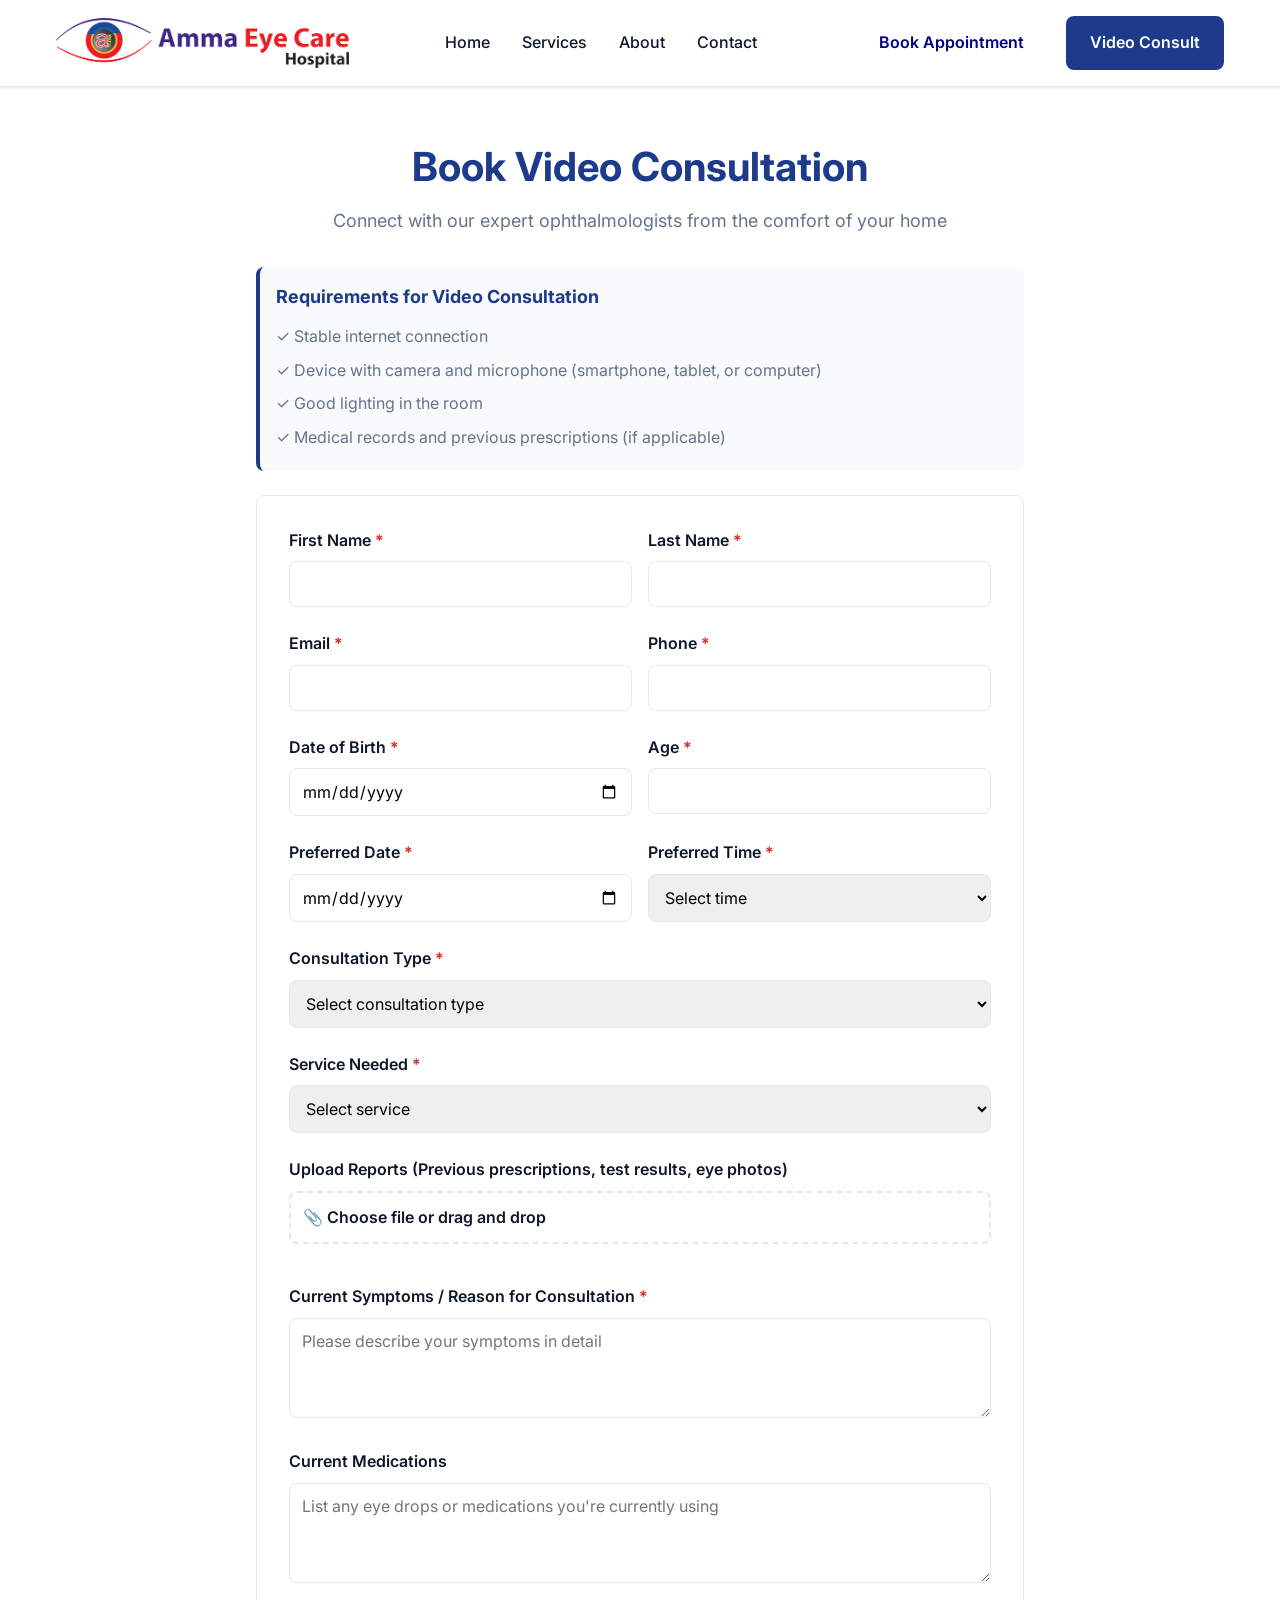
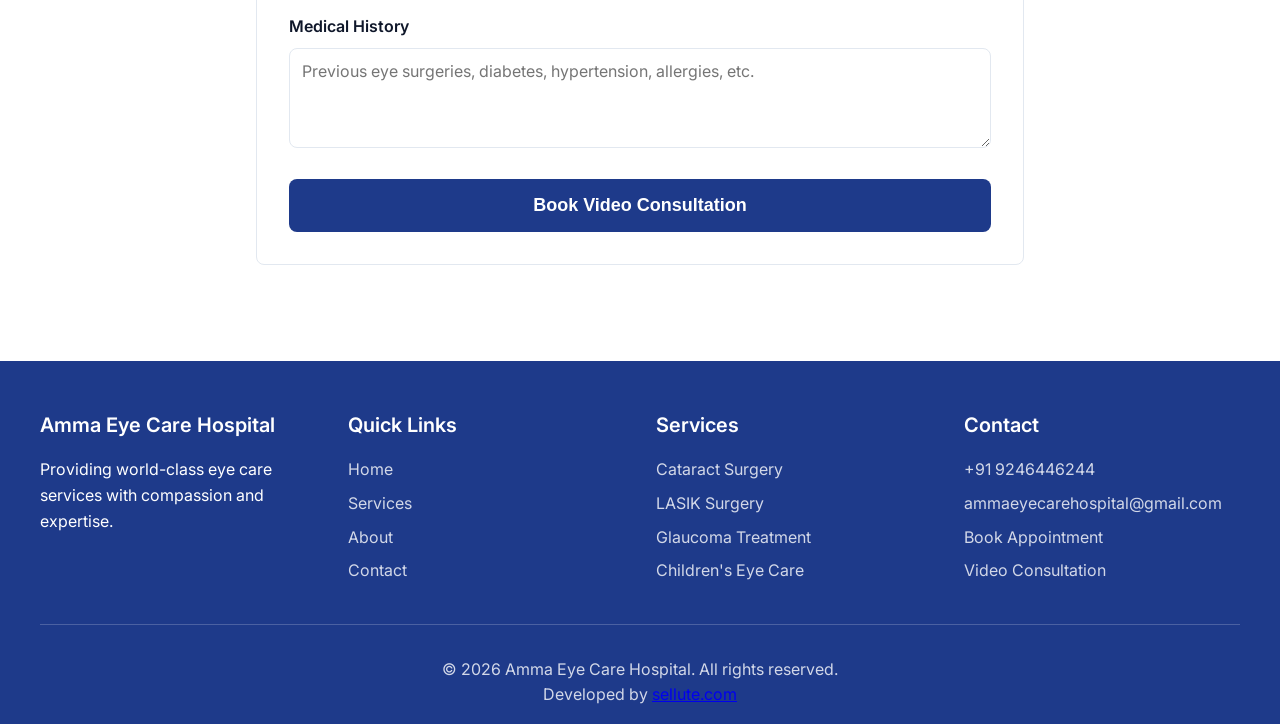
<file: public_html/video-consultation.html>
<!DOCTYPE html>
<html lang="en">
<head>
  <meta charset="UTF-8">
  <meta name="viewport" content="width=device-width, initial-scale=1.0">
  <title>Video Consultation - Amma Eye Care Hospital</title>
  <link rel="stylesheet" href="assets/css/style.css">
  <link href="https://fonts.googleapis.com/css2?family=Inter:wght@400;500;600;700&display=swap" rel="stylesheet">
  <style>
    .form-page {
      max-width: 800px;
      margin: 0 auto;
      padding: 3rem 1rem 6rem;
    }

    .form-header {
      text-align: center;
      margin-bottom: 2rem;
    }

    .form-header h1 {
      font-size: 2.5rem;
      color: var(--primary);
      margin-bottom: 0.5rem;
    }

    .form-header p {
      color: var(--text-muted);
      font-size: 1.125rem;
    }

    .form-container {
      background: white;
      border: 1px solid var(--border);
      border-radius: var(--radius);
      padding: 2rem;
    }

    .form-group {
      margin-bottom: 1.5rem;
    }

    .form-group label {
      display: block;
      font-weight: 600;
      margin-bottom: 0.5rem;
      color: var(--text);
    }

    .form-group label .required {
      color: var(--accent);
    }

    .form-group input,
    .form-group select,
    .form-group textarea {
      width: 100%;
      padding: 0.75rem;
      border: 1px solid var(--border);
      border-radius: var(--radius);
      font-family: var(--font-sans);
      font-size: 1rem;
      transition: border-color 0.2s;
    }

    .form-group input:focus,
    .form-group select:focus,
    .form-group textarea:focus {
      outline: none;
      border-color: var(--primary);
    }

    .form-group textarea {
      min-height: 100px;
      resize: vertical;
    }

    .form-row {
      display: grid;
      grid-template-columns: 1fr 1fr;
      gap: 1rem;
    }

    .file-input-wrapper {
      position: relative;
      overflow: hidden;
      display: inline-block;
      width: 100%;
    }

    .file-input-wrapper input[type=file] {
      position: absolute;
      left: -9999px;
    }

    .file-input-label {
      display: flex;
      align-items: center;
      gap: 0.5rem;
      padding: 0.75rem;
      border: 2px dashed var(--border);
      border-radius: var(--radius);
      cursor: pointer;
      transition: border-color 0.2s;
      color: var(--text-muted);
    }

    .file-input-label:hover {
      border-color: var(--primary);
    }

    .file-name {
      margin-top: 0.5rem;
      font-size: 0.875rem;
      color: var(--text-muted);
    }

    .info-box {
      background: var(--surface);
      border-left: 4px solid var(--primary);
      padding: 1rem;
      margin-bottom: 1.5rem;
      border-radius: var(--radius);
    }

    .info-box h3 {
      color: var(--primary);
      margin-bottom: 0.5rem;
      font-size: 1.125rem;
    }

    .info-box ul {
      list-style: none;
      padding: 0;
      margin: 0;
    }

    .info-box li {
      padding: 0.25rem 0;
      color: var(--text-muted);
    }

    .success-message,
    .error-message {
      padding: 1rem;
      border-radius: var(--radius);
      margin-bottom: 1rem;
      display: none;
    }

    .success-message {
      background: #d1fae5;
      color: #065f46;
      border: 1px solid #10b981;
    }

    .error-message {
      background: #fee2e2;
      color: #991b1b;
      border: 1px solid #ef4444;
    }

    @media (max-width: 768px) {
      .form-row {
        grid-template-columns: 1fr;
      }

      .form-header h1 {
        font-size: 2rem;
      }
    }
  </style>
</head>
<body>
  <!-- Navigation -->
  <nav class="navigation">
    <div class="nav-container">
      <a href="index.html" class="nav-logo">
        <img src="public/logo-5b1-5damma.png" alt="Amma Eye Care Hospital">
      </a>
      
      <button class="mobile-menu-toggle" onclick="toggleMobileMenu()">☰</button>
      
      <ul class="nav-menu" id="navMenu">
        <li><a href="index.html">Home</a></li>
        <li><a href="services.html">Services</a></li>
        <li><a href="about.html">About</a></li>
        <li><a href="contact.html">Contact</a></li>
      </ul>
      
      <div class="nav-cta">
        <a href="appointment.html" class="btn btn-outline">Book Appointment</a>
        <a href="video-consultation.html" class="btn btn-primary">Video Consult</a>
      </div>
    </div>
  </nav>

  <!-- Form Content -->
  <div class="form-page">
    <div class="form-header">
      <h1>Book Video Consultation</h1>
      <p>Connect with our expert ophthalmologists from the comfort of your home</p>
    </div>

    <div class="info-box">
      <h3>Requirements for Video Consultation</h3>
      <ul>
        <li>✓ Stable internet connection</li>
        <li>✓ Device with camera and microphone (smartphone, tablet, or computer)</li>
        <li>✓ Good lighting in the room</li>
        <li>✓ Medical records and previous prescriptions (if applicable)</li>
      </ul>
    </div>

    <div id="successMessage" class="success-message"></div>
    <div id="errorMessage" class="error-message"></div>

    <div class="form-container">
      <form id="videoConsultForm" onsubmit="handleVideoConsultSubmit(event)">
        <div class="form-row">
          <div class="form-group">
            <label>First Name <span class="required">*</span></label>
            <input type="text" name="firstName" required>
          </div>
          <div class="form-group">
            <label>Last Name <span class="required">*</span></label>
            <input type="text" name="lastName" required>
          </div>
        </div>

        <div class="form-row">
          <div class="form-group">
            <label>Email <span class="required">*</span></label>
            <input type="email" name="email" required>
          </div>
          <div class="form-group">
            <label>Phone <span class="required">*</span></label>
            <input type="tel" name="phone" required>
          </div>
        </div>

        <div class="form-row">
          <div class="form-group">
            <label>Date of Birth <span class="required">*</span></label>
            <input type="date" name="dob" required>
          </div>
          <div class="form-group">
            <label>Age <span class="required">*</span></label>
            <input type="number" name="age" required min="1" max="120">
          </div>
        </div>

        <div class="form-row">
          <div class="form-group">
            <label>Preferred Date <span class="required">*</span></label>
            <input type="date" name="consultDate" required min="">
          </div>
          <div class="form-group">
            <label>Preferred Time <span class="required">*</span></label>
            <select name="consultTime" required>
              <option value="">Select time</option>
              <option value="09:00">9:00 AM</option>
              <option value="09:30">9:30 AM</option>
              <option value="10:00">10:00 AM</option>
              <option value="10:30">10:30 AM</option>
              <option value="11:00">11:00 AM</option>
              <option value="11:30">11:30 AM</option>
              <option value="14:00">2:00 PM</option>
              <option value="14:30">2:30 PM</option>
              <option value="15:00">3:00 PM</option>
              <option value="15:30">3:30 PM</option>
              <option value="16:00">4:00 PM</option>
              <option value="16:30">4:30 PM</option>
              <option value="17:00">5:00 PM</option>
            </select>
          </div>
        </div>

        <div class="form-group">
          <label>Consultation Type <span class="required">*</span></label>
          <select name="consultType" required>
            <option value="">Select consultation type</option>
            <option value="First-time consultation">First-time consultation</option>
            <option value="Follow-up consultation">Follow-up consultation</option>
            <option value="Second opinion">Second opinion</option>
            <option value="Prescription renewal">Prescription renewal</option>
          </select>
        </div>

        <div class="form-group">
          <label>Service Needed <span class="required">*</span></label>
          <select name="service" required>
            <option value="">Select service</option>
            <option value="General Eye Examination">General Eye Examination</option>
            <option value="Cataract Consultation">Cataract Consultation</option>
            <option value="LASIK Consultation">LASIK Consultation</option>
            <option value="Glaucoma Management">Glaucoma Management</option>
            <option value="Diabetic Retinopathy">Diabetic Retinopathy</option>
            <option value="Digital Eye Strain">Digital Eye Strain</option>
            <option value="Dry Eye Treatment">Dry Eye Treatment</option>
            <option value="Children's Eye Care">Children's Eye Care</option>
            <option value="Other">Other</option>
          </select>
        </div>

        <div class="form-group">
          <label>Upload Reports (Previous prescriptions, test results, eye photos)</label>
          <div class="file-input-wrapper">
            <input type="file" id="reportFileVideo" name="reportFile" accept=".pdf,.jpg,.jpeg,.png" onchange="updateFileNameVideo(this)">
            <label for="reportFileVideo" class="file-input-label">
              <span>📎 Choose file</span>
              <span>or drag and drop</span>
            </label>
          </div>
          <div id="fileNameVideo" class="file-name"></div>
        </div>

        <div class="form-group">
          <label>Current Symptoms / Reason for Consultation <span class="required">*</span></label>
          <textarea name="symptoms" required placeholder="Please describe your symptoms in detail"></textarea>
        </div>

        <div class="form-group">
          <label>Current Medications</label>
          <textarea name="medications" placeholder="List any eye drops or medications you're currently using"></textarea>
        </div>

        <div class="form-group">
          <label>Medical History</label>
          <textarea name="medicalHistory" placeholder="Previous eye surgeries, diabetes, hypertension, allergies, etc."></textarea>
        </div>

        <button type="submit" class="btn btn-primary" style="width: 100%; font-size: 1.125rem; padding: 1rem;">
          Book Video Consultation
        </button>
      </form>
    </div>
  </div>

  <!-- Footer -->
  <footer class="footer">
    <div class="footer-content">
      <div class="footer-section">
        <h3>Amma Eye Care Hospital</h3>
        <p>Providing world-class eye care services with compassion and expertise.</p>
      </div>
      
      <div class="footer-section">
        <h3>Quick Links</h3>
        <ul>
          <li><a href="index.html">Home</a></li>
          <li><a href="services.html">Services</a></li>
          <li><a href="about.html">About</a></li>
          <li><a href="contact.html">Contact</a></li>
        </ul>
      </div>
      
      <div class="footer-section">
        <h3>Services</h3>
        <ul>
          <li><a href="service-detail.html?slug=cataract-surgery">Cataract Surgery</a></li>
          <li><a href="service-detail.html?slug=lasik-surgery">LASIK Surgery</a></li>
          <li><a href="service-detail.html?slug=glaucoma-treatment">Glaucoma Treatment</a></li>
          <li><a href="service-detail.html?slug=childrens-eye-care">Children's Eye Care</a></li>
        </ul>
      </div>
      
      <div class="footer-section">
        <h3>Contact</h3>
        <ul>
          <li><a href="tel:+1234567890">+91 9246446244</a></li>
          <li><a href="mailto:info@ammaeyecare.com">ammaeyecarehospital@gmail.com</a></li>
          <li><a href="appointment.html">Book Appointment</a></li>
          <li><a href="video-consultation.html">Video Consultation</a></li>
        </ul>
      </div>
    </div>
    
    <div class="footer-bottom">
    <p class="copyright-text">© 2026 Amma Eye Care Hospital. All rights reserved.</p>
    <p class="dev-credit">
      Developed by <a href="https://sellute.com" target="_blank" rel="noopener">sellute.com</a>
    </p>
  </div>
  </footer>

  <script src="assets/js/main.js"></script>
  <script>
    // Set minimum date to today
    const today = new Date().toISOString().split('T')[0];
    document.querySelector('input[name="consultDate"]').setAttribute('min', today);

    function updateFileNameVideo(input) {
      const fileNameDisplay = document.getElementById('fileNameVideo');
      if (input.files && input.files[0]) {
        fileNameDisplay.textContent = `Selected: ${input.files[0].name}`;
      } else {
        fileNameDisplay.textContent = '';
      }
    }

    async function handleVideoConsultSubmit(event) {
      event.preventDefault();
      
      const form = event.target;
      const formData = new FormData(form);
      const submitButton = form.querySelector('button[type="submit"]');
      
      // Disable submit button
      submitButton.disabled = true;
      submitButton.textContent = 'Booking...';
      
      try {
        const response = await fetch('api/book-video-consultation.php', {
          method: 'POST',
          body: formData
        });
        
        const result = await response.json();
        
        if (result.success) {
          document.getElementById('successMessage').textContent = result.message || 'Video consultation booked successfully! We will send you the meeting link shortly.';
          document.getElementById('successMessage').style.display = 'block';
          document.getElementById('errorMessage').style.display = 'none';
          form.reset();
          document.getElementById('fileNameVideo').textContent = '';
        } else {
          throw new Error(result.message || 'Failed to book video consultation');
        }
      } catch (error) {
        document.getElementById('errorMessage').textContent = error.message || 'An error occurred. Please try again or call us directly.';
        document.getElementById('errorMessage').style.display = 'block';
        document.getElementById('successMessage').style.display = 'none';
      } finally {
        submitButton.disabled = false;
        submitButton.textContent = 'Book Video Consultation';
      }
    }
  </script>
</body>
</html>
</file>
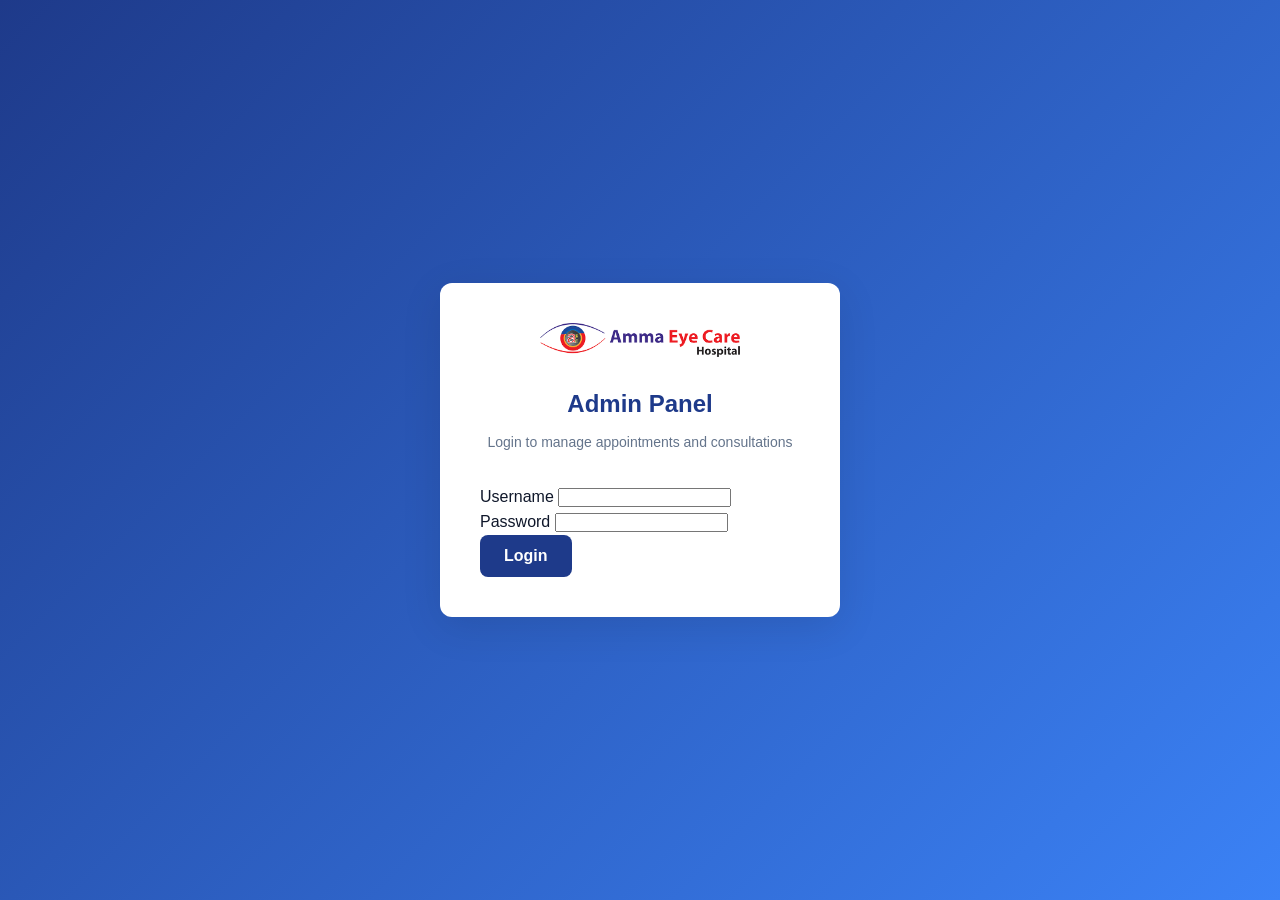
<file: public_html/admin/dashboard.html>
<!DOCTYPE html>
<html lang="en">
<head>
  <meta charset="UTF-8">
  <meta name="viewport" content="width=device-width, initial-scale=1.0">
  <title>Admin Dashboard - Amma Eye Care Hospital</title>
  <link rel="stylesheet" href="../assets/css/style.css">
  <style>
    .admin-container {
      display: flex;
      min-height: 100vh;
    }
    .admin-sidebar {
      width: 250px;
      background: #1e3a8a;
      color: white;
      padding: 20px;
      position: fixed;
      height: 100vh;
      overflow-y: auto;
    }
    .admin-content {
      margin-left: 250px;
      flex: 1;
      padding: 30px;
      background: #f8fafc;
    }
    .admin-header {
      background: white;
      padding: 20px;
      border-radius: 8px;
      margin-bottom: 30px;
      box-shadow: 0 2px 4px rgba(0, 0, 0, 0.05);
      display: flex;
      justify-content: space-between;
      align-items: center;
    }
    .admin-nav {
      list-style: none;
      padding: 0;
      margin: 30px 0;
    }
    .admin-nav li {
      margin-bottom: 10px;
    }
    .admin-nav a {
      color: white;
      text-decoration: none;
      padding: 12px 15px;
      display: block;
      border-radius: 6px;
      transition: background 0.3s;
    }
    .admin-nav a:hover,
    .admin-nav a.active {
      background: rgba(255, 255, 255, 0.1);
    }
    .stats-grid {
      display: grid;
      grid-template-columns: repeat(auto-fit, minmax(250px, 1fr));
      gap: 20px;
      margin-bottom: 30px;
    }
    .stat-card {
      background: white;
      padding: 24px;
      border-radius: 8px;
      box-shadow: 0 2px 4px rgba(0, 0, 0, 0.05);
    }
    .stat-value {
      font-size: 32px;
      font-weight: bold;
      color: #1e3a8a;
      margin: 10px 0;
    }
    .stat-label {
      color: #64748b;
      font-size: 14px;
    }
    .data-table {
      background: white;
      border-radius: 8px;
      box-shadow: 0 2px 4px rgba(0, 0, 0, 0.05);
      overflow: hidden;
    }
    .table-header {
      padding: 20px;
      border-bottom: 1px solid #e2e8f0;
      display: flex;
      justify-content: space-between;
      align-items: center;
    }
    .table-content {
      overflow-x: auto;
    }
    table {
      width: 100%;
      border-collapse: collapse;
    }
    th, td {
      padding: 16px;
      text-align: left;
      border-bottom: 1px solid #e2e8f0;
    }
    th {
      background: #f8fafc;
      font-weight: 600;
      color: #1e3a8a;
    }
    .badge {
      padding: 4px 12px;
      border-radius: 12px;
      font-size: 12px;
      font-weight: 500;
    }
    .badge-pending {
      background: #fef3c7;
      color: #92400e;
    }
    .badge-confirmed {
      background: #d1fae5;
      color: #065f46;
    }
    .badge-completed {
      background: #e0e7ff;
      color: #3730a3;
    }
    .action-btn {
      padding: 6px 12px;
      margin-right: 8px;
      border: none;
      border-radius: 4px;
      cursor: pointer;
      font-size: 12px;
    }
    .btn-view {
      background: #3b82f6;
      color: white;
    }
    .btn-approve {
      background: #10b981;
      color: white;
    }
    .btn-reject {
      background: #ef4444;
      color: white;
    }
    @media (max-width: 768px) {
      .admin-sidebar {
        width: 200px;
      }
      .admin-content {
        margin-left: 200px;
      }
    }
  </style>
</head>
<body>
  <div class="admin-container">
    <aside class="admin-sidebar">
      <img src="../public/logo-amma.png" alt="Amma Eye Care Hospital" style="width: 100%; margin-bottom: 30px;">
      
      <ul class="admin-nav">
        <li><a href="dashboard.html" class="active">Dashboard</a></li>
        <li><a href="#" onclick="showSection('appointments')">Appointments</a></li>
        <li><a href="#" onclick="showSection('consultations')">Video Consultations</a></li>
        <li><a href="#" onclick="showSection('messages')">Messages</a></li>
        <li><a href="#" onclick="logout()">Logout</a></li>
      </ul>
    </aside>

    <main class="admin-content">
      <div class="admin-header">
        <div>
          <h1>Dashboard</h1>
          <p>Welcome back, Admin</p>
        </div>
        <button class="btn btn-secondary" onclick="window.location.reload()">Refresh Data</button>
      </div>

      <div class="stats-grid">
        <div class="stat-card">
          <div class="stat-label">Total Appointments</div>
          <div class="stat-value" id="totalAppointments">0</div>
          <div class="text-muted">This month</div>
        </div>
        <div class="stat-card">
          <div class="stat-label">Video Consultations</div>
          <div class="stat-value" id="totalConsultations">0</div>
          <div class="text-muted">This month</div>
        </div>
        <div class="stat-card">
          <div class="stat-label">Pending Requests</div>
          <div class="stat-value" id="pendingRequests">0</div>
          <div class="text-muted">Awaiting confirmation</div>
        </div>
        <div class="stat-card">
          <div class="stat-label">Messages</div>
          <div class="stat-value" id="totalMessages">0</div>
          <div class="text-muted">Unread</div>
        </div>
      </div>

      <div id="appointmentsSection" class="data-table">
        <div class="table-header">
          <h2>Recent Appointments</h2>
          <select id="statusFilter" onchange="filterAppointments()">
            <option value="all">All Status</option>
            <option value="pending">Pending</option>
            <option value="confirmed">Confirmed</option>
            <option value="completed">Completed</option>
          </select>
        </div>
        <div class="table-content">
          <table>
            <thead>
              <tr>
                <th>ID</th>
                <th>Patient Name</th>
                <th>Service</th>
                <th>Date</th>
                <th>Time</th>
                <th>Status</th>
                <th>Actions</th>
              </tr>
            </thead>
            <tbody id="appointmentsTableBody">
              <tr>
                <td colspan="7" style="text-align: center; padding: 40px;">Loading appointments...</td>
              </tr>
            </tbody>
          </table>
        </div>
      </div>
    </main>
  </div>

  <script>
    // Check if user is logged in
    if (!sessionStorage.getItem('adminLoggedIn')) {
      window.location.href = 'login.html';
    }

    // Load dashboard data
    async function loadDashboardData() {
      try {
        const response = await fetch('../api/admin-get-data.php');
        const data = await response.json();
        
        if (data.success) {
          // Update stats
          document.getElementById('totalAppointments').textContent = data.stats.appointments;
          document.getElementById('totalConsultations').textContent = data.stats.consultations;
          document.getElementById('pendingRequests').textContent = data.stats.pending;
          document.getElementById('totalMessages').textContent = data.stats.messages;
          
          // Load appointments table
          loadAppointments(data.appointments);
        }
      } catch (error) {
        console.error('Error loading dashboard data:', error);
      }
    }

    function loadAppointments(appointments) {
      const tbody = document.getElementById('appointmentsTableBody');
      
      if (!appointments || appointments.length === 0) {
        tbody.innerHTML = '<tr><td colspan="7" style="text-align: center; padding: 40px;">No appointments found</td></tr>';
        return;
      }
      
      tbody.innerHTML = appointments.map(apt => `
        <tr>
          <td>#${apt.id}</td>
          <td>${apt.name}</td>
          <td>${apt.service}</td>
          <td>${apt.date}</td>
          <td>${apt.time}</td>
          <td><span class="badge badge-${apt.status.toLowerCase()}">${apt.status}</span></td>
          <td>
            <button class="action-btn btn-view" onclick="viewDetails(${apt.id})">View</button>
            ${apt.status === 'Pending' ? `
              <button class="action-btn btn-approve" onclick="updateStatus(${apt.id}, 'confirmed')">Approve</button>
              <button class="action-btn btn-reject" onclick="updateStatus(${apt.id}, 'rejected')">Reject</button>
            ` : ''}
          </td>
        </tr>
      `).join('');
    }

    function viewDetails(id) {
      alert('View details for appointment #' + id);
      // Implement modal or redirect to details page
    }

    async function updateStatus(id, status) {
      if (!confirm(`Are you sure you want to ${status} this appointment?`)) return;
      
      try {
        const response = await fetch('../api/admin-update-status.php', {
          method: 'POST',
          headers: { 'Content-Type': 'application/json' },
          body: JSON.stringify({ id, status, type: 'appointment' })
        });
        
        const result = await response.json();
        if (result.success) {
          alert('Status updated successfully');
          loadDashboardData();
        }
      } catch (error) {
        alert('Error updating status');
      }
    }

    function logout() {
      if (confirm('Are you sure you want to logout?')) {
        sessionStorage.removeItem('adminLoggedIn');
        window.location.href = 'login.html';
      }
    }

    // Load data on page load
    loadDashboardData();
  </script>
</body>
</html>
</file>
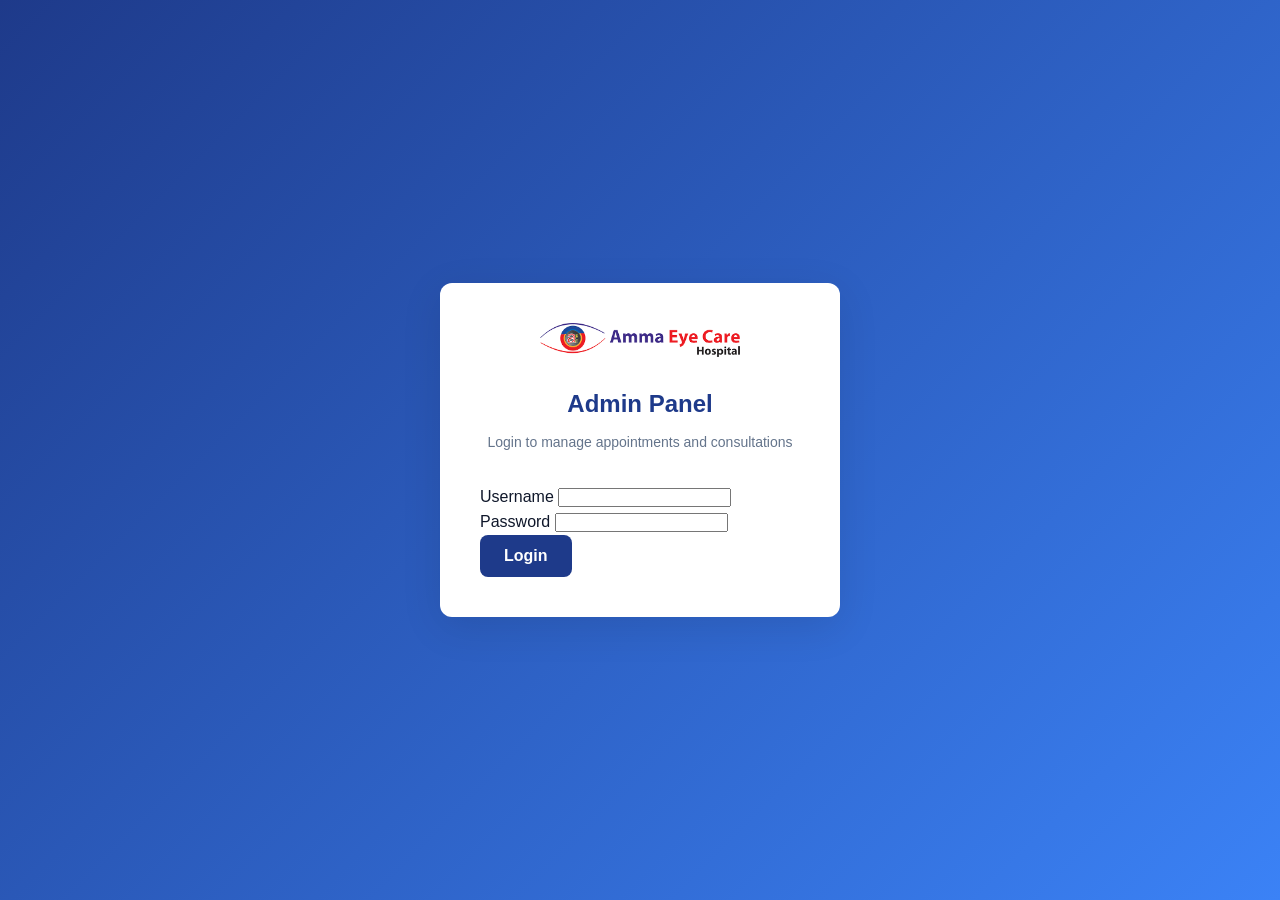
<file: public_html/admin/login.html>
<!DOCTYPE html>
<html lang="en">
<head>
  <meta charset="UTF-8">
  <meta name="viewport" content="width=device-width, initial-scale=1.0">
  <title>Admin Login - Amma Eye Care Hospital</title>
  <link rel="stylesheet" href="../assets/css/style.css">
  <style>
    .login-container {
      min-height: 100vh;
      display: flex;
      align-items: center;
      justify-content: center;
      background: linear-gradient(135deg, #1e3a8a 0%, #3b82f6 100%);
      padding: 20px;
    }
    .login-card {
      background: white;
      padding: 40px;
      border-radius: 12px;
      box-shadow: 0 10px 40px rgba(0, 0, 0, 0.1);
      width: 100%;
      max-width: 400px;
    }
    .login-header {
      text-align: center;
      margin-bottom: 30px;
    }
    .login-header img {
      max-width: 200px;
      margin-bottom: 20px;
    }
    .login-header h1 {
      font-size: 24px;
      color: #1e3a8a;
      margin-bottom: 8px;
    }
    .login-header p {
      color: #64748b;
      font-size: 14px;
    }
  </style>
</head>
<body>
  <div class="login-container">
    <div class="login-card">
      <div class="login-header">
        <img src="../public/logo-amma.png" alt="Amma Eye Care Hospital">
        <h1>Admin Panel</h1>
        <p>Login to manage appointments and consultations</p>
      </div>

      <form id="loginForm">
        <div class="form-group">
          <label for="username">Username</label>
          <input type="text" id="username" name="username" required>
        </div>

        <div class="form-group">
          <label for="password">Password</label>
          <input type="password" id="password" name="password" required>
        </div>

        <div id="loginMessage" class="form-message"></div>

        <button type="submit" class="btn btn-primary btn-full" id="loginBtn">
          <span id="btnText">Login</span>
          <span id="btnLoader" class="btn-loader" style="display: none;"></span>
        </button>
      </form>
    </div>
  </div>

  <script>
    document.getElementById('loginForm').addEventListener('submit', async function(e) {
      e.preventDefault();
      
      const loginBtn = document.getElementById('loginBtn');
      const btnText = document.getElementById('btnText');
      const btnLoader = document.getElementById('btnLoader');
      const loginMessage = document.getElementById('loginMessage');
      
      loginBtn.disabled = true;
      btnText.style.display = 'none';
      btnLoader.style.display = 'inline-block';
      loginMessage.textContent = '';
      loginMessage.className = 'form-message';
      
      const formData = new FormData(this);
      
      try {
        const response = await fetch('../api/admin-login.php', {
          method: 'POST',
          body: formData
        });
        
        const result = await response.json();
        
        if (result.success) {
          loginMessage.textContent = 'Login successful! Redirecting...';
          loginMessage.className = 'form-message success';
          setTimeout(() => {
            window.location.href = 'dashboard.html';
          }, 1000);
        } else {
          loginMessage.textContent = result.message || 'Invalid credentials. Please try again.';
          loginMessage.className = 'form-message error';
        }
      } catch (error) {
        loginMessage.textContent = 'An error occurred. Please try again later.';
        loginMessage.className = 'form-message error';
      } finally {
        loginBtn.disabled = false;
        btnText.style.display = 'inline';
        btnLoader.style.display = 'none';
      }
    });
  </script>
</body>
</html>
</file>
<file: public_html/assets/css/style.css>
/* Global Styles & Design Tokens */
:root {
  /* Brand Colors from Logo */
  --primary: #1e3a8a; /* Navy Blue */
  --primary-dark: #1e40af;
  --accent: #dc2626; /* Red */
  --accent-dark: #b91c1c;

  /* Neutrals */
  --background: #ffffff;
  --surface: #f8fafc;
  --border: #e2e8f0;
  --text: #0f172a;
  --text-muted: #64748b;

  /* Semantic */
  --success: #16a34a;
  --warning: #eab308;

  /* Spacing */
  --radius: 0.5rem;

  /* Typography */
  --font-sans: "Inter", -apple-system, BlinkMacSystemFont, "Segoe UI", sans-serif;
}

* {
  margin: 0;
  padding: 0;
  box-sizing: border-box;
}

body {
  font-family: var(--font-sans);
  color: var(--text);
  background: var(--background);
  line-height: 1.6;
}

/* Utility Classes */
.container {
  width: 100%;
  max-width: 1200px;
  margin: 0 auto;
  padding: 0 1rem;
}

.btn {
  display: inline-flex;
  align-items: center;
  justify-content: center;
  padding: 0.75rem 1.5rem;
  font-weight: 600;
  border-radius: var(--radius);
  text-decoration: none;
  border: none;
  cursor: pointer;
  transition: all 0.2s;
  font-size: 1rem;
}

.btn-primary {
  background: var(--primary);
  color: white;
}

.btn-primary:hover {
  background: var(--primary-dark);
}

.btn-accent {
  background: var(--accent);
  color: white;
}

.btn-accent:hover {
  background: var(--accent-dark);
}

.btn-outline {
  background: white;     
  border: 2px solid white;   
  color: navy;        
}

.btn-outline:hover {
  background: var(--primary); /* primary color on hover */
  border-color: var(--primary);
  color: white;
}

/* Navigation */
.navigation {
  background: white;
  border-bottom: 1px solid var(--border);
  position: sticky;
  top: 0;
  z-index: 1000;
  box-shadow: 0 1px 3px rgba(0, 0, 0, 0.1);
}

.nav-container {
  display: flex;
  justify-content: space-between;
  align-items: center;
  padding: 1rem;
  max-width: 1200px;
  margin: 0 auto;
}

.nav-logo {
  display: flex;
  align-items: center;
  text-decoration: none;
}

.nav-logo img {
  height: 50px;
  width: auto;
}

.nav-menu {
  display: flex;
  list-style: none;
  gap: 2rem;
  align-items: center;
}

.nav-menu a {
  color: var(--text);
  text-decoration: none;
  font-weight: 500;
  transition: color 0.2s;
}

.nav-menu a:hover {
  color: var(--primary);
}

.nav-cta {
  display: flex;
  gap: 1rem;
}

.mobile-menu-toggle {
  display: none;
  background: none;
  border: none;
  font-size: 1.5rem;
  cursor: pointer;
  color: var(--text);
}

/* Poster Section */
.poster {
    max-width: 1200px;
  margin: 0 auto;
  display: flex;
  justify-content: space-between;
  align-items: center;
color: white;
  padding: 4rem 1rem;
}

/* Hero Section */
.hero {
  background: linear-gradient(135deg, #1e3a8a 0%, #2563eb 45%, #60a5fa 100%);
  color: white;
  padding: 4rem 1rem;
}

.hero-content {
  max-width: 1200px;
  margin: 0 auto;
  display: flex;
  align-items: center;
  gap: 3rem;
}

.hero-text {
  flex: 1;
}

.hero-text h1 {
  font-size: 3rem;
  font-weight: 700;
  margin-bottom: 1rem;
  line-height: 1.2;
}

.hero-text .accent {
  color: red;
  text-shadow: 0 0 12px rgba(255, 255, 255, 0.6);
}

.hero-text p {
  font-size: 1.25rem;
  margin-bottom: 2rem;
  line-height: 1.6;
}

.hero-cta {
  display: flex;
  gap: 1rem;
  flex-wrap: wrap;
}

.hero-image {
  flex: 1;
  display: flex;
  justify-content: center;
}

.hero-image img {
  width: 400px;
  height: 400px;
  border-radius: 24px;
}


/* Trust Indicators */
.trust-indicators {
  background: var(--surface);
  padding: 2rem 1rem;
}

.trust-grid {
  max-width: 1200px;
  margin: 0 auto;
  display: grid;
  grid-template-columns: repeat(auto-fit, minmax(250px, 1fr));
  gap: 2rem;
}

.trust-item {
  display: flex;
  align-items: center;
  gap: 1rem;
}

.trust-icon {
  font-size: 2rem;
  color: var(--primary);
}

.trust-text h3 {
  font-size: 1.125rem;
  font-weight: 600;
  margin-bottom: 0.25rem;
  color: var(--text);
}

.trust-text p {
  color: var(--text-muted);
  font-size: 0.875rem;
}

/* Services Section */
.services-section {
  padding: 4rem 1rem;
  background-image: linear-gradient(53deg, #FF9E0A 11.33%, rgba(255, 158, 10, .41) 85.25%, rgba(255, 158, 10, 0) 95.21%);
}

.services-section h2 {
  text-align: center;
  font-size: 2.5rem;
  font-weight: 700;
  margin-bottom: 1rem;
  color: var(--text);
}

.services-section > p {
  text-align: center;
  color: var(--text-muted);
  margin-bottom: 3rem;
  font-size: 1.125rem;
}

.services-grid {
   display: grid; /* or flex if already */
  grid-template-columns: repeat(auto-fit, minmax(300px, 1fr));
  gap: 20px;
  align-items: flex-start; /* 🔥 KEY FIX */
}

.accordion {
  align-self: flex-start; /* 🔥 prevents stretching */
}

.service-card {
  background: #fff7f7;
  border: 1px solid var(--border);
  border-radius: var(--radius);
  padding: 2rem;
  transition: all 0.3s;
  text-decoration: none;
  color: var(--text);
  display: block;
}

.service-card:hover {
  box-shadow: 0 10px 25px rgba(0, 0, 0, 0.1);
  transform: translateY(-4px);
}

.service-icon {
  font-size: 2.5rem;
  margin-bottom: 1rem;
}

.service-card h3 {
  font-size: 1.5rem;
  font-weight: 600;
  margin-bottom: 0.5rem;
  color: var(--primary);
}

.service-card p {
  color: var(--text-muted);
  margin-bottom: 1rem;
  line-height: 1.6;
}

.service-link {
  color: var(--accent);
  font-weight: 600;
  display: inline-flex;
  align-items: center;
  gap: 0.5rem;
}

/* Footer */
.footer {
  background: var(--primary);
  color: white;
  padding: 3rem 1rem 1rem;
}

.footer-content {
  max-width: 1200px;
  margin: 0 auto;
  display: grid;
  grid-template-columns: repeat(auto-fit, minmax(250px, 1fr));
  gap: 2rem;
  margin-bottom: 2rem;
}

.footer-section h3 {
  font-size: 1.25rem;
  font-weight: 600;
  margin-bottom: 1rem;
}

.footer-section ul {
  list-style: none;
}

.footer-section ul li {
  margin-bottom: 0.5rem;
}

.footer-section a {
  color: rgba(255, 255, 255, 0.8);
  text-decoration: none;
  transition: color 0.2s;
}

.footer-section a:hover {
  color: white;
}

.footer-bottom {
  max-width: 1200px;
  margin: 0 auto;
  padding-top: 2rem;
  border-top: 1px solid rgba(255, 255, 255, 0.2);
  text-align: center;
  color: rgba(255, 255, 255, 0.8);
}

.social-links {
  margin-top: 15px;
  display: flex;
  gap: 15px;
}

.social-links a {
  width: 44px;
  height: 44px;
  border-radius: 50%;
  background-color: rgba(255, 255, 255, 0.2);
  display: flex;
  align-items: center;
  justify-content: center;
  transition: all 0.3s ease;
}

/* Default icon color */
.social-links svg {
  width: 20px;
  height: 20px;
  fill: #ffffff;
  transition: fill 0.3s ease;
}

/* Default background for all icons */
.social-links a {
  width: 44px;
  height: 44px;
  border-radius: 50%;
  background-color: rgba(255, 255, 255, 0.2); /* same as FB & YouTube */
  display: flex;
  align-items: center;
  justify-content: center;
  transition: all 0.3s ease;
}

/* ========== HOVER EFFECTS ========== */

/* YouTube - Red icon */
.social-links a:nth-child(1):hover {
  background-color: #ffffff; /* hover background same as FB */
}
.social-links a:nth-child(1):hover svg {
  fill: #ff0000;
}

/* Facebook - Blue icon */
.social-links a:nth-child(2):hover {
  background-color: #ffffff; /* hover background same as YouTube */
}
.social-links a:nth-child(2):hover svg {
  fill: #1877f2;
}

/* Instagram - Gradient icon */
.social-links a:nth-child(3):hover {
  background-color: #ffffff; /* same hover background as others */
}
.social-links a.instagram .ig-path {
  fill: #ffffff; /* default icon white */
  transition: fill 0.3s ease;
}
.social-links a.instagram:hover .ig-path {
  fill: url(#igGradient); /* icon turns Instagram gradient */
}



/* Mobile CTA */
.mobile-cta {
  display: none;
  position: fixed;
  bottom: 0;
  left: 0;
  right: 0;
  background: white;
  padding: 1rem;
  box-shadow: 0 -2px 10px rgba(0, 0, 0, 0.1);
  z-index: 999;
  gap: 0.5rem;
}

.mobile-cta .btn {
  flex: 1;
  padding: 0.875rem;
  font-size: 0.875rem;
}

/* Responsive */
@media (max-width: 768px) {
  .nav-menu {
    display: none;
    position: absolute;
    top: 100%;
    left: 0;
    right: 0;
    background: white;
    flex-direction: column;
    padding: 1rem;
    border-bottom: 1px solid var(--border);
    box-shadow: 0 4px 6px rgba(0, 0, 0, 0.1);
  }

  .nav-menu.active {
    display: flex;
  }

  .nav-cta {
    display: none;
  }

  .mobile-menu-toggle {
    display: block;
  }

  .hero-text h1 {
    font-size: 2rem;
  }

  .hero-text p {
    font-size: 1rem;
  }

  .hero-content {
    flex-direction: column;
  }

  .hero-image {
    display: none;
  }

  .mobile-cta {
    display: flex;
  }

  .services-section {
    padding-bottom: 6rem;
  }
}
</file>
